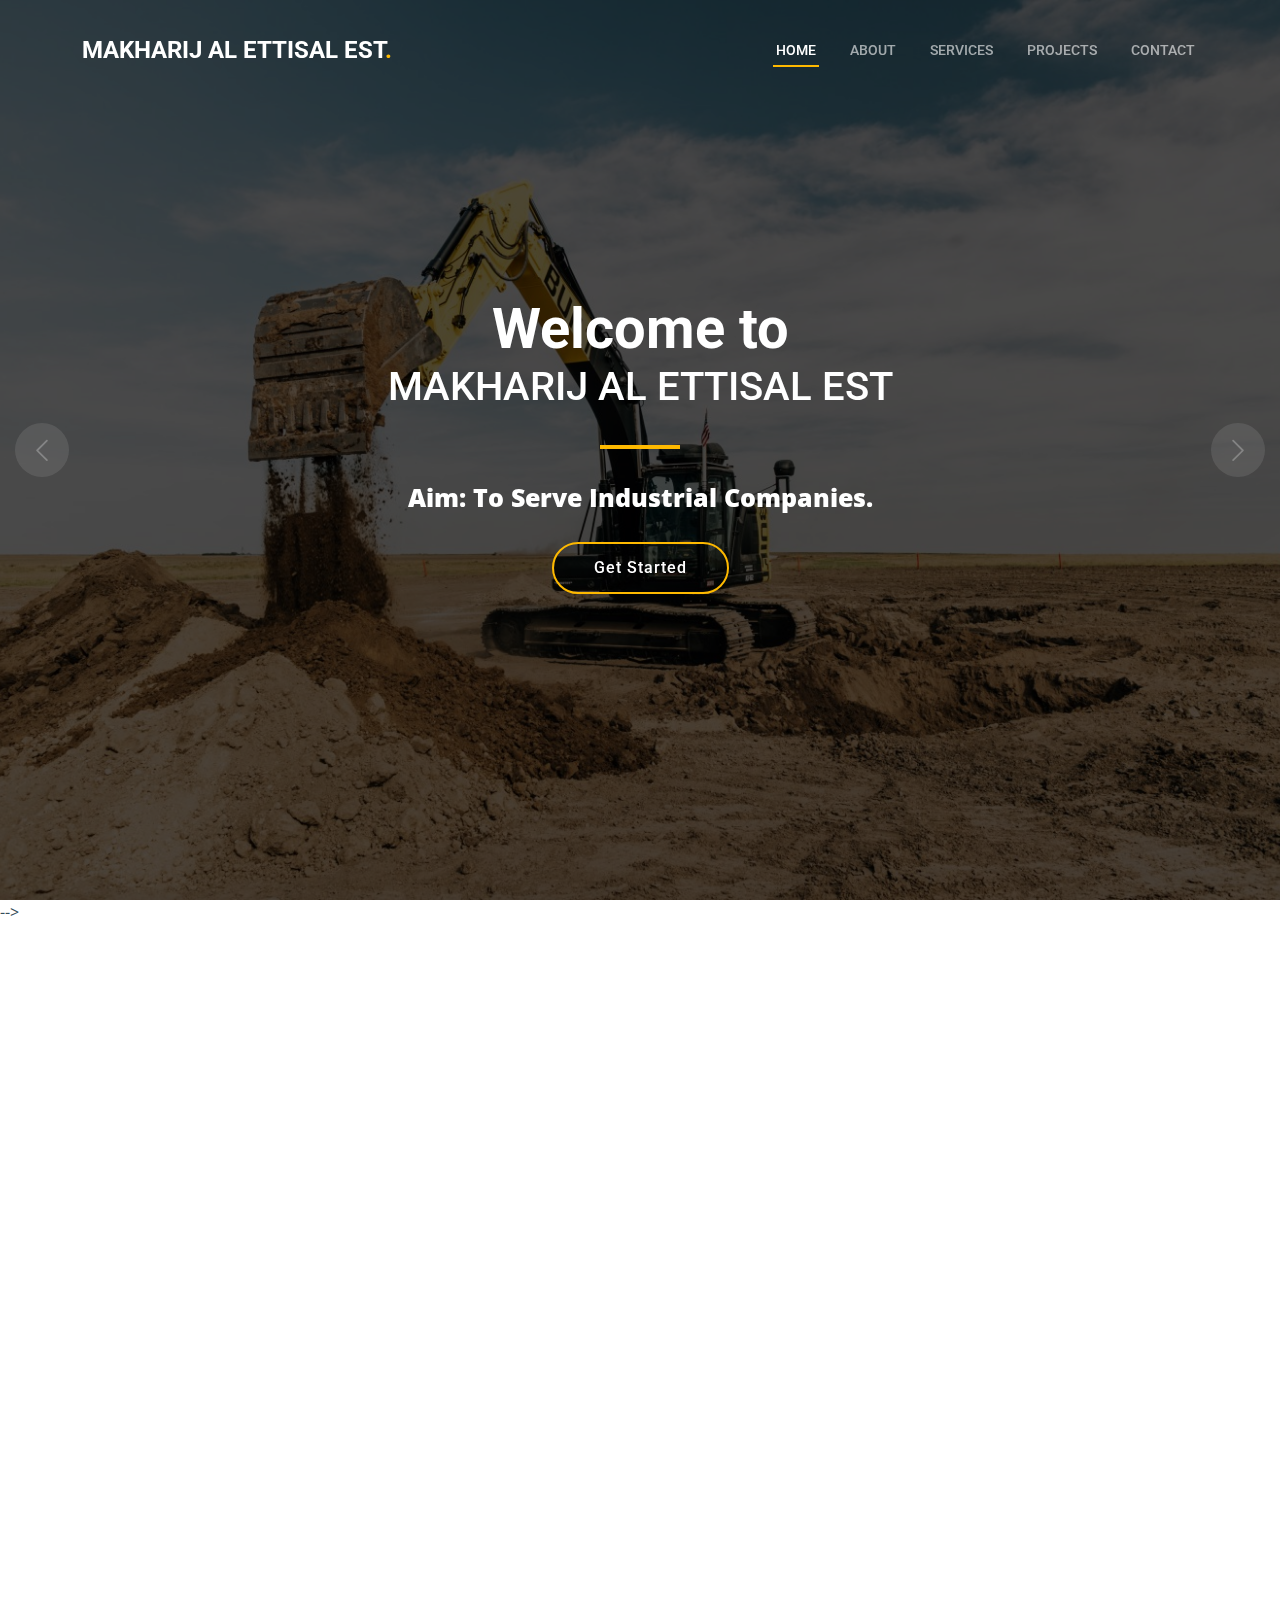
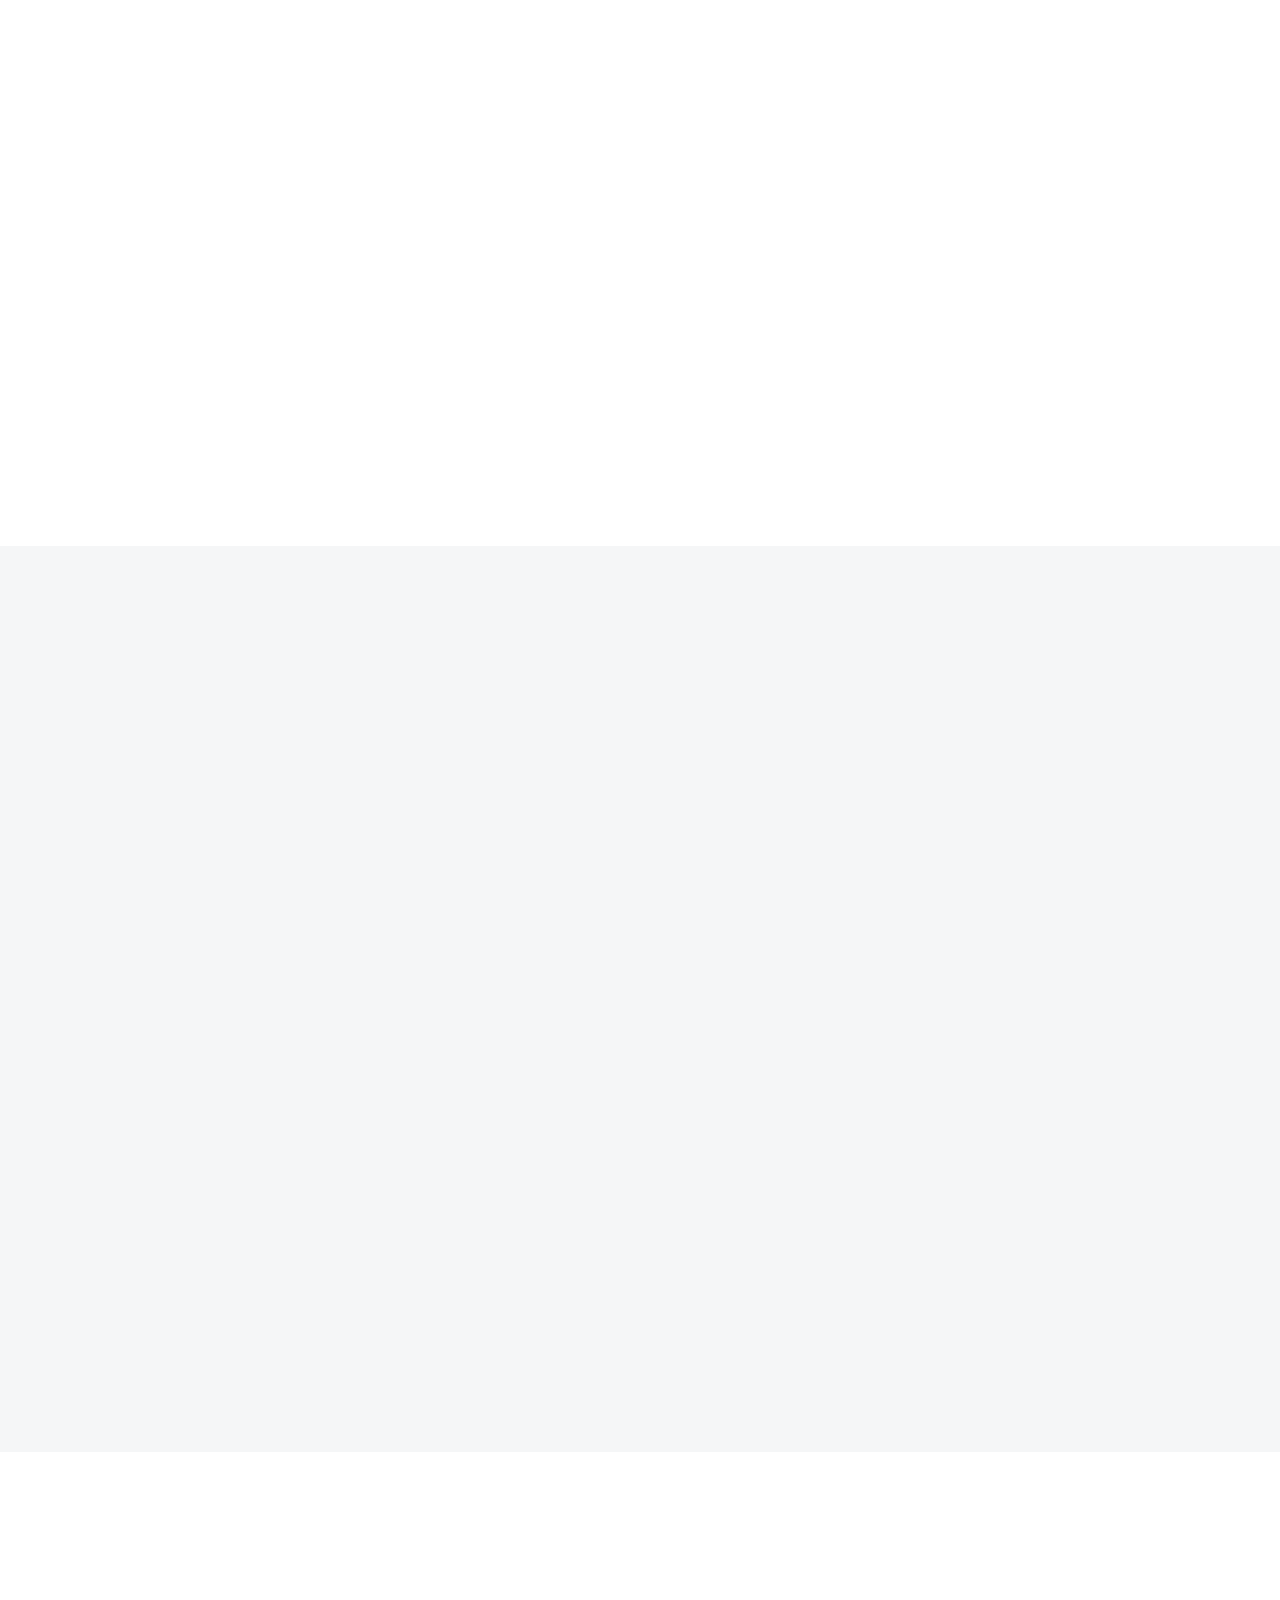
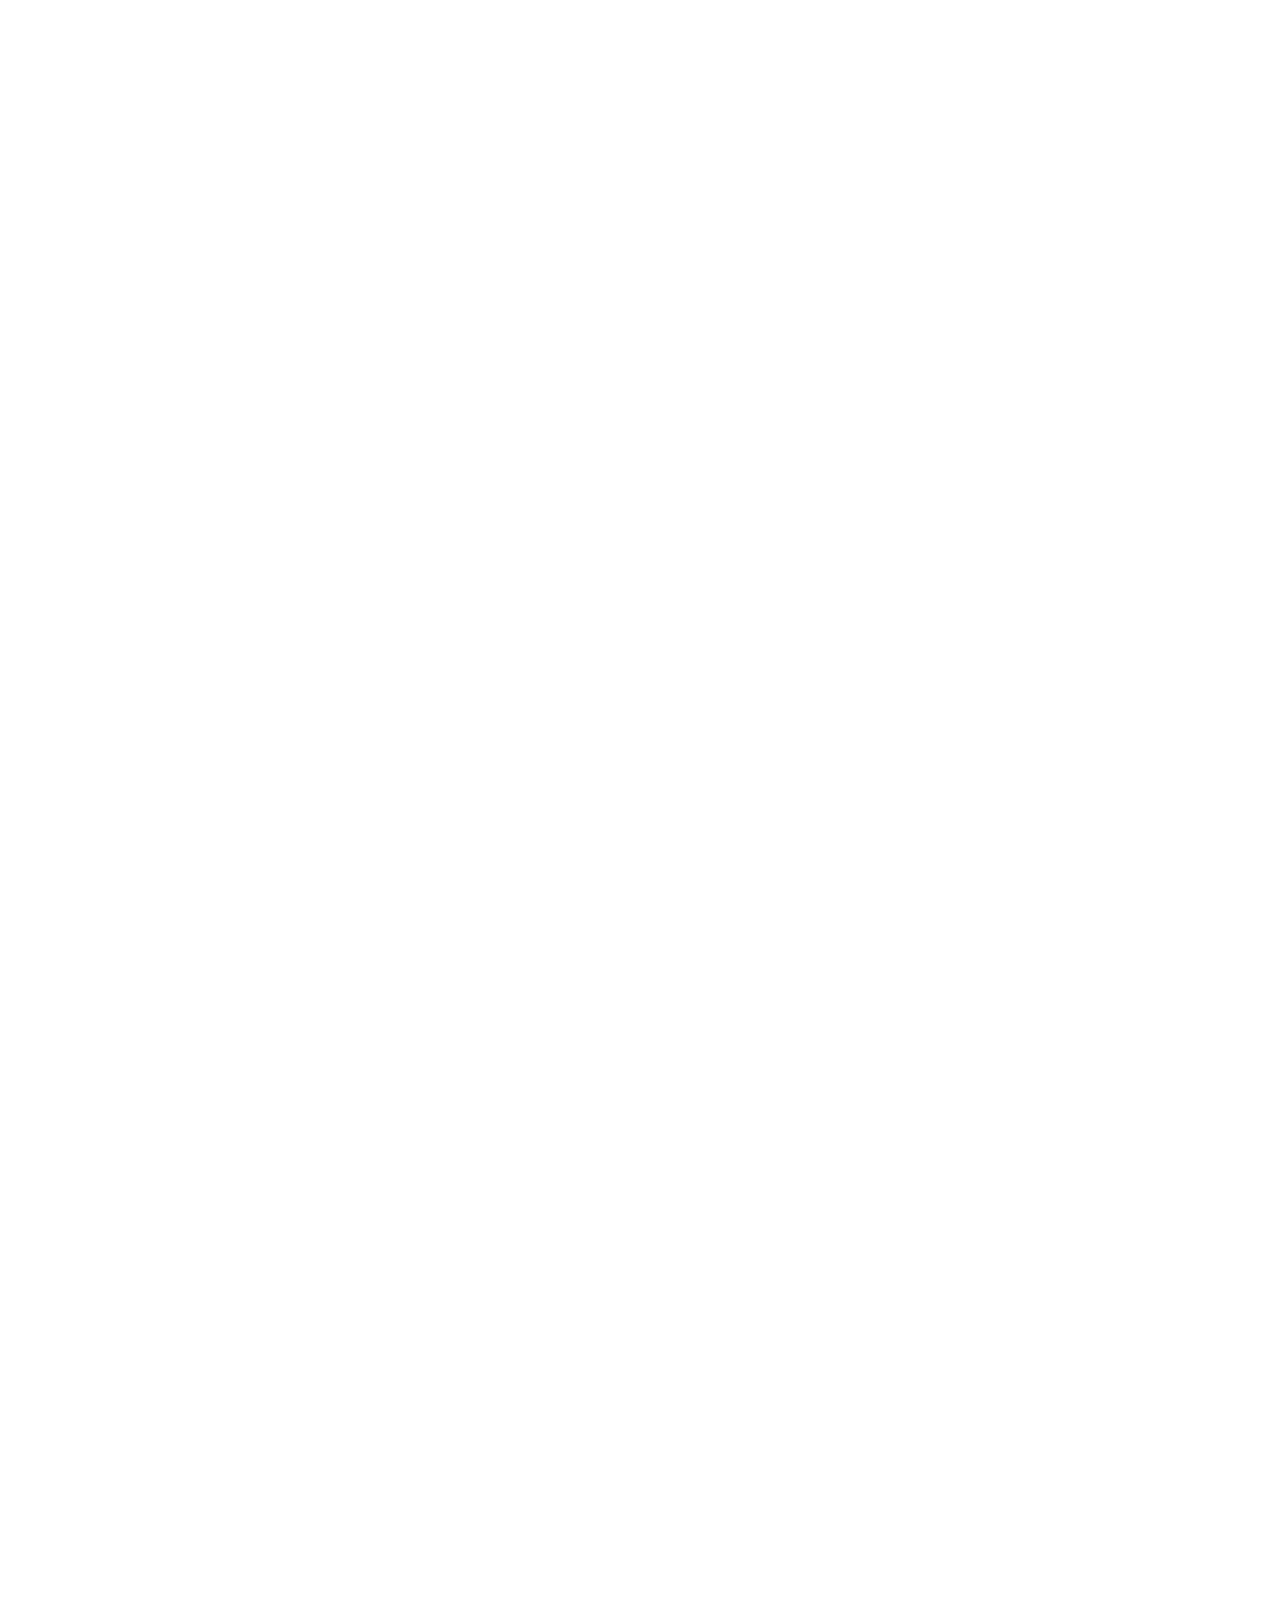
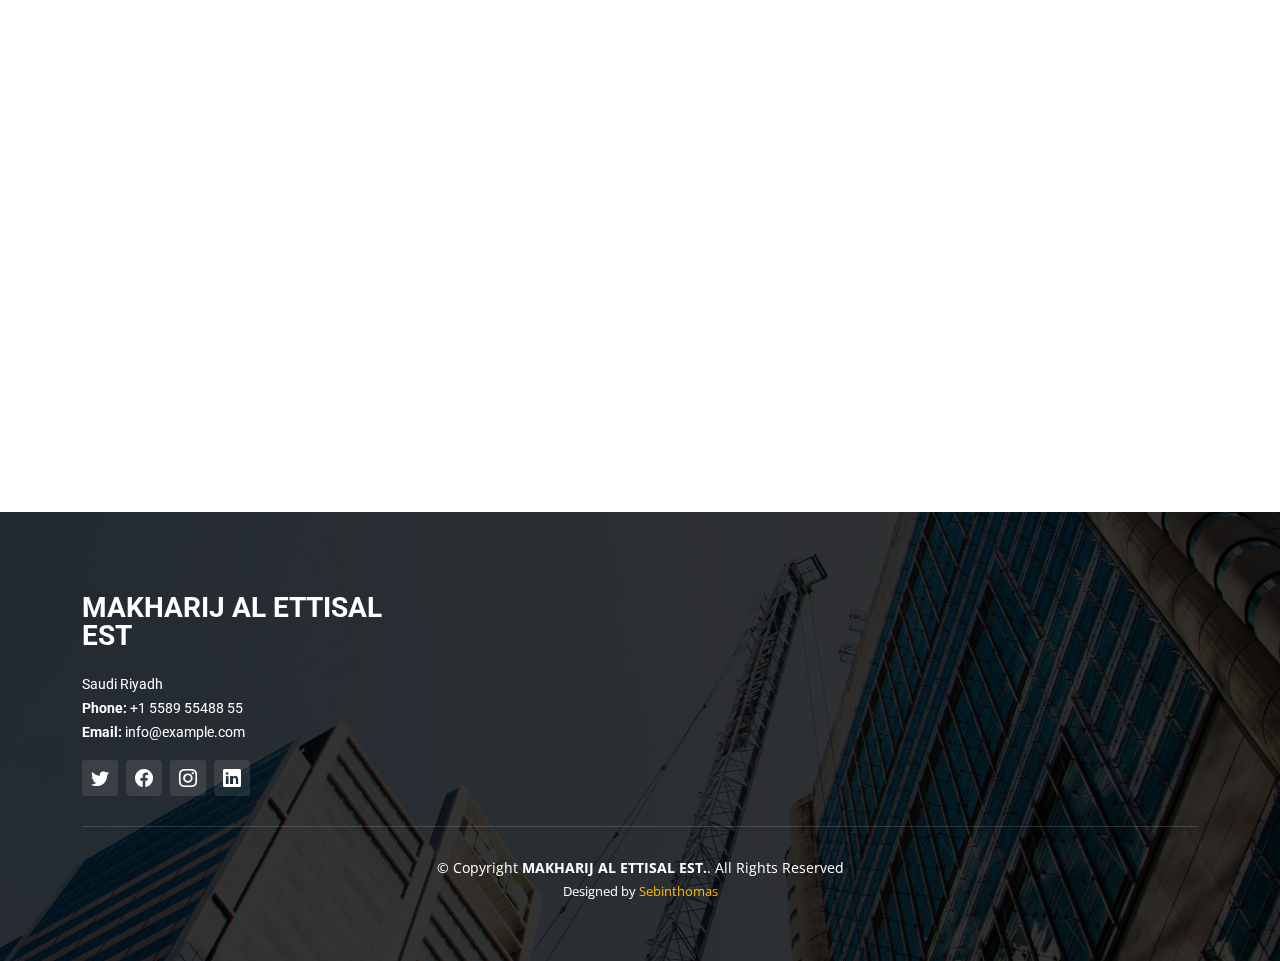
<file: index.html>
<!DOCTYPE html>
<html lang="en">

<head>
  <meta charset="utf-8">
  <meta content="width=device-width, initial-scale=1.0" name="viewport">

  <title>MAKHARIJ AL ETTISAL EST </title>
  <meta content="" name="description">
  <meta content="" name="keywords">

  <!-- Favicons -->
  <link href="assets/img/favicon.png" rel="icon">
  <link href="assets/img/apple-touch-icon.png" rel="apple-touch-icon">

  <!-- Google Fonts -->
  <link rel="preconnect" href="https://fonts.googleapis.com">
  <link rel="preconnect" href="https://fonts.gstatic.com" crossorigin>
  <link href="https://fonts.googleapis.com/css2?family=Open+Sans:ital,wght@0,300;0,400;0,500;0,600;0,700;1,300;1,400;1,600;1,700&family=Roboto:ital,wght@0,300;0,400;0,500;0,600;0,700;1,300;1,400;1,500;1,600;1,700&family=Work+Sans:ital,wght@0,300;0,400;0,500;0,600;0,700;1,300;1,400;1,500;1,600;1,700&display=swap" rel="stylesheet">

  <!-- Vendor CSS Files -->
  <link href="vendor/bootstrap/css/bootstrap.min.css" rel="stylesheet">
  <link href="vendor/bootstrap-icons/bootstrap-icons.css" rel="stylesheet">
  <link href="vendor/fontawesome-free/css/all.min.css" rel="stylesheet">
  <link href="vendor/aos/aos.css" rel="stylesheet">
  <link href="vendor/glightbox/css/glightbox.min.css" rel="stylesheet">
  <link href="vendor/swiper/swiper-bundle.min.css" rel="stylesheet">

  <!-- Template Main CSS File -->
  <link href="assets/css/main.css" rel="stylesheet">

  <!-- =======================================================
  * Template Name: UpConstruction
  * Updated: Jan 09 2024 with Bootstrap v5.3.2
  * Template URL: https://bootstrapmade.com/upconstruction-bootstrap-construction-website-template/
  * Author: BootstrapMade.com
  * License: https://bootstrapmade.com/license/
  ======================================================== -->
</head>

<body>

  <!-- ======= Header ======= -->
  <header id="header" class="header d-flex align-items-center">
    <div class="container-fluid container-xl d-flex align-items-center justify-content-between">

      <a href="index.html" class="logo d-flex align-items-center">
        <!-- Uncomment the line below if you also wish to use an image logo -->
        <!-- <img src="assets/img/logo.png" alt=""> -->
        <h1>MAKHARIJ AL ETTISAL EST<span>.</span></h1>
      </a>

      <i class="mobile-nav-toggle mobile-nav-show bi bi-list"></i>
      <i class="mobile-nav-toggle mobile-nav-hide d-none bi bi-x"></i>
      <nav id="navbar" class="navbar">
        <ul>
          <li><a href="index.html" class="active">Home</a></li>
          <li><a href="about.html">About</a></li>
          <li><a href="services.html">Services</a></li>
          <li><a href="projects.html">Projects</a></li>
          <!-- <li><a href="blog.html">Blog</a></li>
          <li class="dropdown"><a href="#"><span>Dropdown</span> <i class="bi bi-chevron-down dropdown-indicator"></i></a>
            <ul>
              <li><a href="#">Dropdown 1</a></li>
              <li class="dropdown"><a href="#"><span>Deep Dropdown</span> <i class="bi bi-chevron-down dropdown-indicator"></i></a>
                <ul>
                  <li><a href="#">Deep Dropdown 1</a></li>
                  <li><a href="#">Deep Dropdown 2</a></li>
                  <li><a href="#">Deep Dropdown 3</a></li>
                  <li><a href="#">Deep Dropdown 4</a></li>
                  <li><a href="#">Deep Dropdown 5</a></li>
                </ul>
              </li>
              <li><a href="#">Dropdown 2</a></li>
              <li><a href="#">Dropdown 3</a></li>
              <li><a href="#">Dropdown 4</a></li>
            </ul>
          </li> -->
          <li><a href="contact.html">Contact</a></li>
        </ul>
      </nav><!-- .navbar -->

    </div>
  </header><!-- End Header -->

  <!-- ======= Hero Section ======= -->
  <section id="hero" class="hero">

    <div class="info d-flex align-items-center">
      <div class="container">
        <div class="row justify-content-center">
          <div class="col-lg-6 text-center">
            <h2 data-aos="fade-down">Welcome to <span><h1>MAKHARIJ AL ETTISAL EST</h1></span></h2>
            <p data-aos="fade-up">Aim:	To	Serve	Industrial	Companies.</p>
            <a data-aos="fade-up" data-aos-delay="200" href="#get-started" class="btn-get-started">Get Started</a>
          </div>
        </div>
      </div>
    </div>

    <div id="hero-carousel" class="carousel slide" data-bs-ride="carousel" data-bs-interval="5000">

      <div class="carousel-item active" style="background-image: url(assets/img/hero-carousel/excavator-2.jpg)"></div>
      <div class="carousel-item" style="background-image: url(assets/img/hero-carousel/redbreakers\ 1.jpg)"></div>
      <div class="carousel-item" style="background-image: url(assets/img/hero-carousel/hero-carousel-1.jpg)"></div>
     

      <a class="carousel-control-prev" href="#hero-carousel" role="button" data-bs-slide="prev">
        <span class="carousel-control-prev-icon bi bi-chevron-left" aria-hidden="true"></span>
      </a>

      <a class="carousel-control-next" href="#hero-carousel" role="button" data-bs-slide="next">
        <span class="carousel-control-next-icon bi bi-chevron-right" aria-hidden="true"></span>
      </a>

    </div>

  </section><!-- End Hero Section -->

  <main id="main">

    <!-- ======= Get Started Section ======= -->
    <!-- <section id="get-started" class="get-started section-bg">
      <div class="container">

        <div class="row justify-content-between gy-4">

          <div class="col-lg-6 d-flex align-items-center" data-aos="fade-up">
            <div class="content">
              <h3>Minus hic non reiciendis ea possimus at quia.</h3>
              <p>Rem id rerum. Debitis deserunt quidem delectus expedita ducimus dolor. Aut iusto ipsa. Eos ipsum nobis ipsa soluta itaque perspiciatis fuga ipsum perspiciatis. Eum amet fugiat totam nisi possimus ut delectus dicta.
              <p>Aliquam velit deserunt autem. Inventore et saepe. Tenetur suscipit eligendi labore culpa eos. Deserunt porro magni qui necessitatibus dolorem at animi cupiditate.</p>
            </div>
          </div>

          <div class="col-lg-5" data-aos="fade">
            <form action="forms/quote.php" method="post" class="php-email-form">
              <h3>Get a quote</h3>
              <p>Vel nobis odio laboriosam et hic voluptatem. Inventore vitae totam. Rerum repellendus enim linead sero park flows.</p>
              <div class="row gy-3">

                <div class="col-md-12">
                  <input type="text" name="name" class="form-control" placeholder="Name" required>
                </div>

                <div class="col-md-12 ">
                  <input type="email" class="form-control" name="email" placeholder="Email" required>
                </div>

                <div class="col-md-12">
                  <input type="text" class="form-control" name="phone" placeholder="Phone" required>
                </div>

                <div class="col-md-12">
                  <textarea class="form-control" name="message" rows="6" placeholder="Message" required></textarea>
                </div>

                <div class="col-md-12 text-center">
                  <div class="loading">Loading</div>
                  <div class="error-message"></div>
                  <div class="sent-message">Your quote request has been sent successfully. Thank you!</div>

                  <button type="submit">Get a quote</button>
                </div>

              </div>
            </form>
          </div><!-- End Quote Form -->

        <!-- </div>

      </div>
    </section>End Get Started Section --> -->

    <!-- ======= Constructions Section ======= -->
    <section id="constructions" class="constructions">
      <div class="container" data-aos="fade-up">

        <div class="section-header">
          <h2>Constructions</h2>
          <!-- <p>Nulla dolorum nulla nesciunt rerum facere sed ut inventore quam porro nihil id ratione ea sunt quis dolorem dolore earum</p> -->
        </div>

        <div class="row gy-4">

          <div class="col-lg-6" data-aos="fade-up" data-aos-delay="100">
            <div class="card-item">
              <div class="row">
                <div class="col-xl-5">
                  <div class="card-bg" style="background-image: url(assets/img/projects/repair1.png);"></div>
                </div>
                <div class="col-xl-7 d-flex align-items-center">
                  <div class="card-body">
                    <h4 class="card-title">	EDCO development of the environment</h4>
                    <p>We have done the infrastructure of the project on an area of 140.000 square meters and the establishment of buildings and private offices, in addition to services for the project, including courses in health and parking and balance the weight of trucks, in addition to digging 8 also waste and the establishment of a metal warehouse area of 200*20 square meters</p>
                  </div>
                </div>
              </div>
            </div>
          </div><!-- End Card Item -->

          <div class="col-lg-6" data-aos="fade-up" data-aos-delay="200">
            <div class="card-item">
              <div class="row">
                <div class="col-xl-5">
                  <div class="card-bg" style="background-image: url(./assets/img/projects/remodeling1.png);"></div>
                </div>
                <div class="col-xl-7 d-flex align-items-center">
                  <div class="card-body">
                    <h4 class="card-title">Drum Storage Unit (DSU)</h4>
                    <p>The DSU is utilized to store loads accepted in containers (e.g., drums, boxes, totes, bags).
                      The Drum pad is made of a metal structure with a concrete slab, sloped inwards to drain into a collection basin that will be managed according to regulatory requirement.
                      </p>
                  </div>
                </div>
              </div>
            </div>
          </div><!-- End Card Item -->

          <div class="col-lg-6" data-aos="fade-up" data-aos-delay="300">
            <div class="card-item">
              <div class="row">
                <div class="col-xl-5">
                  <div class="card-bg" style="background-image: url(assets/img/projects/remodeling2.png);"></div>
                </div>
                <div class="col-xl-7 d-flex align-items-center">
                  <div class="card-body">
                    <h4 class="card-title">Chemical Treatement</h4>
                    <p>Stabilization / Solidification Unit is the unit utilized to solidify wastes with free liquids or treat waste to meet treatment standards prior to land filling.
                      The unit has mixing bins where wastes are mixed with solidification agent and/or stabilizing reagents using excavator bucket. Reagents are added from storage via a feed system or added from bags or containers.
                      </p>
                  </div>
                </div>
              </div>
            </div>
          </div><!-- End Card Item -->

          <div class="col-lg-6" data-aos="fade-up" data-aos-delay="400">
            <div class="card-item">
              <div class="row">
                <div class="col-xl-5">
                  <div class="card-bg" style="background-image: url(assets/img/projects/constructing1\ \(1\).png);"></div>
                </div>
                <div class="col-xl-7 d-flex align-items-center">
                  <div class="card-body">
                    <h4 class="card-title">Stabilization</h4>
                    <p>Stabilization is a technology e mp l o y ed to r ed u c e t h e r eachab i l i t y y and/or toxicity of metals or inorganic compounds  by  using reagent (or waste reagents) or combination of reagents. The process involves mixing the waste with suitable reagents that cause chemical reaction  to produce a treated mixture that meets appropriate LDR treatment   standards   for disposal. Reagents include Portland cement or lime/ pozzolans (e.g., flyash, cement kiln dust). </p>
                  </div>
                </div>
              </div>
            </div>
          </div><!-- End Card Item -->

        </div>

      </div>
    </section><!-- End Constructions Section -->

   <!-- ======= Services Section ======= -->
   <section id="services" class="services section-bg">
    <div class="container" data-aos="fade-up">
      <div class="section-header">
        <h2>Services</h2>
        <!-- <p>Nulla dolorum nulla nesciunt rerum facere sed ut inventore quam porro nihil id ratione ea sunt quis dolorem dolore earum</p> -->
      </div>
      <div class="row gy-4">

        <div class="col-lg-4 col-md-6" data-aos="fade-up" data-aos-delay="100">
          <div class="service-item  position-relative">
            <div class="icon">
              <i class="fa-solid fa-mountain-city"></i>
            </div>
            <h3>Construction</h3>
           
            <!-- <a href="service-details.html" class="readmore stretched-link">Learn more <i class="bi bi-arrow-right"></i></a> -->
          </div>
        </div><!-- End Service Item -->

        <div class="col-lg-4 col-md-6" data-aos="fade-up" data-aos-delay="200">
          <div class="service-item position-relative">
            <div class="icon">
              <i class="fa-solid fa-arrow-up-from-ground-water"></i>
            </div>
            <h3>Installation of Box Culverts</h3>
            
            <!-- <a href="service-details.html" class="readmore stretched-link">Learn more <i class="bi bi-arrow-right"></i></a> -->
          </div>
        </div><!-- End Service Item -->

        <div class="col-lg-4 col-md-6" data-aos="fade-up" data-aos-delay="300">
          <div class="service-item position-relative">
            <div class="icon">
              <i class="fa-solid fa-compass-drafting"></i>
            </div>
            <h3>Cuttings & Forming Embankments for Rail Road Traffic.</h3>
            <p></p>
            <!-- <a href="service-details.html" class="readmore stretched-link">Learn more <i class="bi bi-arrow-right"></i></a>/ -->
          </div>
        </div><!-- End Service Item -->

        <div class="col-lg-4 col-md-6" data-aos="fade-up" data-aos-delay="400">
          <div class="service-item position-relative">
            <div class="icon">
              <i class="fa-solid fa-trowel-bricks"></i>
            </div>
            <h3>Laying of Pipelines for water supply and sewerage network.</h3>
           
            <!-- <a href="service-details.html" class="readmore stretched-link">Learn more <i class="bi bi-arrow-right"></i></a> -->
          </div>
        </div><!-- End Service Item -->

        <div class="col-lg-4 col-md-6" data-aos="fade-up" data-aos-delay="500">
          <div class="service-item position-relative">
            <div class="icon">
              <i class="fa-solid fa-helmet-safety"></i>
            </div>
            <h3>Fabrication of Steel Structures for the construction of Industrial Sheds, etc.</h3>
           
            <!-- <a href="service-details.html" class="readmore stretched-link">Learn more <i class="bi bi-arrow-right"></i></a> -->
          </div>
        </div><!-- End Service Item -->

        <div class="col-lg-4 col-md-6" data-aos="fade-up" data-aos-delay="600">
          <div class="service-item position-relative">
            <div class="icon">
              <i class="fa-solid fa-arrow-up-from-ground-water"></i>
            </div>
            <h3>Wells Drilling.</h3>
           
            <!-- <a href="service-details.html" class="readmore stretched-link">Learn more <i class="bi bi-arrow-right"></i></a> -->
          </div>
        </div><!-- End Service Item -->

      </div>

    </div>
  </section><!-- End Services Section -->

    <!-- ======= Alt Services Section ======= -->
    <section id="alt-services" class="alt-services">
      
      <div class="container" data-aos="fade-up">

        <div class="row justify-content-around gy-4">
          <div class="col-lg-6 img-bg" style="background-image: url(assets/img/alt-services.jpg);" data-aos="zoom-in" data-aos-delay="100"></div>

          <div class="col-lg-5 d-flex flex-column justify-content-center">
            <h3>GENERAL AND SAFETY CONDITIONS</h3>
            <p><b>MAKHARIJ AL ETTISAL EST.</b> is dedicated to safety for both personnel and work environment, Our safety commitment is maintained through number of measures being adopted by the company safety education/orientation, counseling, and proper motivation are the guiding policy in   the enforcement and implementation of the company’s safety and loss preventive program in order that none of its procedures, practices or method of work will expose any employee to unnecessary hazards.</p>

            <div class="icon-box d-flex position-relative" data-aos="fade-up" data-aos-delay="100">
              <i class="bi bi-easel flex-shrink-0"></i>
              <div>
                <!-- <h4><a href="" class="stretched-link">Lorem Ipsum</a></h4> -->
                <p><b>1.</b>We shall ensure that all the personnel will adhere to Safety Rules and loss Prevention Procedures as outlined in MAKHARIJ AL ETTISAL EST. </p>
              </div>
            </div><!-- End Icon Box -->

            <div class="icon-box d-flex position-relative" data-aos="fade-up" data-aos-delay="200">
              <i class="bi bi-patch-check flex-shrink-0"></i>
              <div>
                <!-- <h4><a href="" class="stretched-link">Nemo Enim</a></h4> -->
                <p><b>2.</b>	We shall be responsible for the safety of his personnel on the Jobsite and shall ensure proper safety equipment is worn. (See AMK Safety Handbook).</p>
              </div>
            </div><!-- End Icon Box -->

            <div class="icon-box d-flex position-relative" data-aos="fade-up" data-aos-delay="300">
              <i class="bi bi-brightness-high flex-shrink-0"></i>
              <div>
                <!-- <h4><a href="" class="stretched-link">Dine Pad</a></h4> -->
                <p><b>3.</b>We shall be responsible for obtaining at his own expense, all clearance documents, including but without limitations: Personnel I.D. Cards, vehicle clearance documents, gate passes, work permits etc. (See AMK Safety Handbook).</p>
              </div>
            </div><!-- End Icon Box -->

            <div class="icon-box d-flex position-relative" data-aos="fade-up" data-aos-delay="400">
              <i class="bi bi-brightness-high flex-shrink-0"></i>
              <div>
                <!-- <h4><a href="" class="stretched-link">Tride clov</a></h4> -->
                <p><b>4.</b>It shall be our responsibility to visit the jobsite and verify all Information regarding site conditions, accessibility, adjoining structures and dimensional accuracy of all drawings prior to submitting his bid and or starting a job.</p>
              </div>
            </div><!-- End Icon Box -->

          </div>
        </div>

      </div>
    </section><!-- End Alt Services Section -->



     <!-- ====<!-- ======= Our Projects Section ======= -->
    <section id="projects" class="projects">
      <div class="container" data-aos="fade-up">

        <div class="portfolio-isotope" data-portfolio-filter="*" data-portfolio-layout="masonry" data-portfolio-sort="original-order">

          <ul class="portfolio-flters" data-aos="fade-up" data-aos-delay="100">
            <li data-filter="*" class="filter-active">All</li>
            <li data-filter=".filter-remodeling">Remodeling</li>
            <li data-filter=".filter-construction">Construction</li>
            <li data-filter=".filter-repairs">Repairs</li>
            <!-- <li data-filter=".filter-design">Design</li> -->
          </ul><!-- End Projects Filters -->

          <div class="row gy-4 portfolio-container" data-aos="fade-up" data-aos-delay="200">

            <div class="col-lg-4 col-md-6 portfolio-item filter-remodeling">
              <div class="portfolio-content h-100">
                <img src="assets/img/projects/remodeling1.png" class="img-fluid" alt="">
                <div class="portfolio-info">
                  <h4>Remodeling 1</h4>
                  
                  <a href="assets/img/projects/remodeling1.png" title="Remodeling 1" data-gallery="portfolio-gallery-remodeling" class="glightbox preview-link"><i class="bi bi-zoom-in"></i></a>
                  <a href="project-details.html" title="More Details" class="details-link"><i class="bi bi-link-45deg"></i></a>
                </div>
              </div>
            </div><!-- End Projects Item -->

            <div class="col-lg-4 col-md-6 portfolio-item filter-construction">
              <div class="portfolio-content h-100">
                <img src="assets/img/projects/constructing1 (1).png" class="img-fluid" alt="">
                <div class="portfolio-info">
                  <h4>Construction 1</h4>
                
                  <a href="assets/img/projects/constructing1 (1).png" title="Construction 1" data-gallery="portfolio-gallery-construction" class="glightbox preview-link"><i class="bi bi-zoom-in"></i></a>
                  <a href="project-details.html" title="More Details" class="details-link"><i class="bi bi-link-45deg"></i></a>
                </div>
              </div>
            </div><!-- End Projects Item -->

            <div class="col-lg-4 col-md-6 portfolio-item filter-repairs">
              <div class="portfolio-content h-100">
                <img src="assets/img/projects/repair1.png" class="img-fluid" alt="">
                <div class="portfolio-info">
                  <h4>Repairs 1</h4>
                  
                  <a href="assets/img/projects/repair1.png" title="Repairs 1" data-gallery="portfolio-gallery-repairs" class="glightbox preview-link"><i class="bi bi-zoom-in"></i></a>
                  <a href="project-details.html" title="More Details" class="details-link"><i class="bi bi-link-45deg"></i></a>
                </div>
              </div>
            </div><!-- End Projects Item -->

            <!-- <div class="col-lg-4 col-md-6 portfolio-item filter-design">
              <div class="portfolio-content h-100">
                <img src="assets/img/projects/design-1.jpg" class="img-fluid" alt="">
                <div class="portfolio-info">
                  <h4>Design 1</h4>
                  <p>Lorem ipsum, dolor sit amet consectetur</p>
                  <a href="assets/img/projects/design-1.jpg" title="Repairs 1" data-gallery="portfolio-gallery-book" class="glightbox preview-link"><i class="bi bi-zoom-in"></i></a>
                  <a href="project-details.html" title="More Details" class="details-link"><i class="bi bi-link-45deg"></i></a>
                </div>
              </div>
            </div>End Projects Item -->

            <div class="col-lg-4 col-md-6 portfolio-item filter-remodeling">
              <div class="portfolio-content h-100">
                <img src="assets/img/projects/remodeling2.png" class="img-fluid" alt="">
                <div class="portfolio-info">
                  <h4>Remodeling 2</h4>
                  
                  <a href="assets/img/projects/remodeling2.png" title="Remodeling 2" data-gallery="portfolio-gallery-remodeling" class="glightbox preview-link"><i class="bi bi-zoom-in"></i></a>
                  <!-- <a href="project-details.html" title="More Details" class="details-link"><i class="bi bi-link-45deg"></i></a> -->
                </div>
              </div>
            </div><!-- End Projects Item -->

            <div class="col-lg-4 col-md-6 portfolio-item filter-construction">
              <div class="portfolio-content h-100">
                <img src="assets/img/projects/constructing2 (1).png" class="img-fluid" alt="">
                <div class="portfolio-info">
                  <h4>Construction 2</h4>
                  
                  <a href="assets/img/projects/constructing2 (1).png" title="Construction 2" data-gallery="portfolio-gallery-construction" class="glightbox preview-link"><i class="bi bi-zoom-in"></i></a>
                  <!-- <a href="project-details.html" title="More Details" class="details-link"><i class="bi bi-link-45deg"></i></a> -->
                </div>
              </div>
            </div><!-- End Projects Item -->

            <div class="col-lg-4 col-md-6 portfolio-item filter-repairs">
              <div class="portfolio-content h-100">
                <img src="assets/img/projects/repair2.png" class="img-fluid" alt="">
                <div class="portfolio-info">
                  <h4>Repairs 2</h4>
                  
                  <a href="assets/img/projects/repair2.png" title="Repairs 2" data-gallery="portfolio-gallery-repairs" class="glightbox preview-link"><i class="bi bi-zoom-in"></i></a>
                  <!-- <a href="project-details.html" title="More Details" class="details-link"><i class="bi bi-link-45deg"></i></a> -->
                </div>
              </div>
            </div><!-- End Projects Item -->

            <!-- <div class="col-lg-4 col-md-6 portfolio-item filter-design">
              <div class="portfolio-content h-100">
                <img src="assets/img/projects/design-2.jpg" class="img-fluid" alt="">
                <div class="portfolio-info">
                  <h4>Design 2</h4>
                  <p>Lorem ipsum, dolor sit amet consectetur</p>
                  <a href="assets/img/projects/design-2.jpg" title="Repairs 2" data-gallery="portfolio-gallery-book" class="glightbox preview-link"><i class="bi bi-zoom-in"></i></a>
                  <a href="project-details.html" title="More Details" class="details-link"><i class="bi bi-link-45deg"></i></a>
                </div>
              </div>
            </div>End Projects Item -->

            <div class="col-lg-4 col-md-6 portfolio-item filter-remodeling">
              <div class="portfolio-content h-100">
                <img src="assets/img/projects/remodeling3.png" class="img-fluid" alt="">
                <div class="portfolio-info">
                  <h4>Remodeling 3</h4>
                  <!-- <p>Lorem ipsum, dolor sit amet consectetur</p> -->
                  <a href="assets/img/projects/remodeling3.png" title="Remodeling 3" data-gallery="portfolio-gallery-remodeling" class="glightbox preview-link"><i class="bi bi-zoom-in"></i></a>
                  <!-- <a href="project-details.html" title="More Details" class="details-link"><i class="bi bi-link-45deg"></i></a> -->
                </div>
              </div>
            </div><!-- End Projects Item -->

            <div class="col-lg-4 col-md-6 portfolio-item filter-construction">
              <div class="portfolio-content h-100">
                <img src="assets/img/projects/constructing3 (1).png" class="img-fluid" alt="">
                <div class="portfolio-info">
                  <h4>Construction 3</h4>
                  <!-- <p>Lorem ipsum, dolor sit amet consectetur</p> --> 
                  <a href="assets/img/projects/constructing3 (1).png" title="Construction 3" data-gallery="portfolio-gallery-construction" class="glightbox preview-link"><i class="bi bi-zoom-in"></i></a>
                  <!-- <a href="project-details.html" title="More Details" class="details-link"><i class="bi bi-link-45deg"></i></a> -->
                <!-- </div> -->
              </div>
            </div><!-- End Projects Item -->

            <div class="col-lg-4 col-md-6 portfolio-item filter-repairs">
              <div class="portfolio-content h-100">
                <img src="assets/img/projects/repair3.png" class="img-fluid" alt="">
                 <div class="portfolio-info">
                  <h4>Repairs 3</h4>
                  
                  <a href="assets/img/projects/repair3.png" title="Repairs 2" data-gallery="portfolio-gallery-repairs" class="glightbox preview-link"><i class="bi bi-zoom-in"></i></a>
                  <!-- <a href="project-details.html" title="More Details" class="details-link"><i class="bi bi-link-45deg"></i></a> -->
                </div> 
              </div>
            </div><!-- End Projects Item -->

            <!-- <div class="col-lg-4 col-md-6 portfolio-item filter-design">
              <div class="portfolio-content h-100">
                <img src="assets/img/projects/design-3.jpg" class="img-fluid" alt="">
                <div class="portfolio-info">
                  <h4>Design 3</h4>
                  <p>Lorem ipsum, dolor sit amet consectetur</p>
                  <a href="assets/img/projects/design-3.jpg" title="Repairs 3" data-gallery="portfolio-gallery-book" class="glightbox preview-link"><i class="bi bi-zoom-in"></i></a>
                  <a href="project-details.html" title="More Details" class="details-link"><i class="bi bi-link-45deg"></i></a>
                </div>
              </div>
            </div>End Projects Item -->

          </div><!-- End Projects Container -->

        </div>

      </div>
    </section><!-- End Our Projects Section -->


    
   

  </main><!-- End #main -->

  <footer id="footer" class="footer">

    <div class="footer-content position-relative">
      <div class="container">
        <div class="row">

          <div class="col-lg-4 col-md-6">
            <div class="footer-info">
              <h3>MAKHARIJ AL ETTISAL EST</h3>
              <p>
                Saudi Riyadh <br>
                <!-- NY 535022, USA<br><br> -->
                <strong>Phone:</strong> +1 5589 55488 55<br>
                <strong>Email:</strong> info@example.com<br>
              </p>
              <div class="social-links d-flex mt-3">
                <a href="#" class="d-flex align-items-center justify-content-center"><i class="bi bi-twitter"></i></a>
                <a href="#" class="d-flex align-items-center justify-content-center"><i class="bi bi-facebook"></i></a>
                <a href="#" class="d-flex align-items-center justify-content-center"><i class="bi bi-instagram"></i></a>
                <a href="#" class="d-flex align-items-center justify-content-center"><i class="bi bi-linkedin"></i></a>
              </div>
            </div>
          </div><!-- End footer info column-->

         

          

         

         

        </div>
      </div>
    </div>

    <div class="footer-legal text-center position-relative">
      <div class="container">
        <div class="copyright">
          &copy; Copyright <strong><span>MAKHARIJ AL ETTISAL EST.</span></strong>. All Rights Reserved
        </div>
        <div class="credits">
          <!-- All the links in the footer should remain intact. -->
          <!-- You can delete the links only if you purchased the pro version. -->
          <!-- Licensing information: https://bootstrapmade.com/license/ -->
          <!-- Purchase the pro version with working PHP/AJAX contact form: https://bootstrapmade.com/upconstruction-bootstrap-construction-website-template/ -->
          Designed by <a href="https://www.linkedin.com/in/sebin-thomas2001">Sebinthomas</a>
        </div>
      </div>
    </div>

  </footer>
  <!-- End Footer -->

  <a href="#" class="scroll-top d-flex align-items-center justify-content-center"><i class="bi bi-arrow-up-short"></i></a>

  <div id="preloader"></div>

  <!-- Vendor JS Files -->
  <script src="vendor/bootstrap/js/bootstrap.bundle.min.js"></script>
  <script src="vendor/aos/aos.js"></script>
  <script src="vendor/glightbox/js/glightbox.min.js"></script>
  <script src="vendor/isotope-layout/isotope.pkgd.min.js"></script>
  <script src="vendor/swiper/swiper-bundle.min.js"></script>
  <script src="vendor/purecounter/purecounter_vanilla.js"></script>
  <script src="vendor/php-email-form/validate.js"></script>


  <!-- Template Main JS File -->
  <script src="assets/js/main.js"></script>

</body>

</html>
</file>
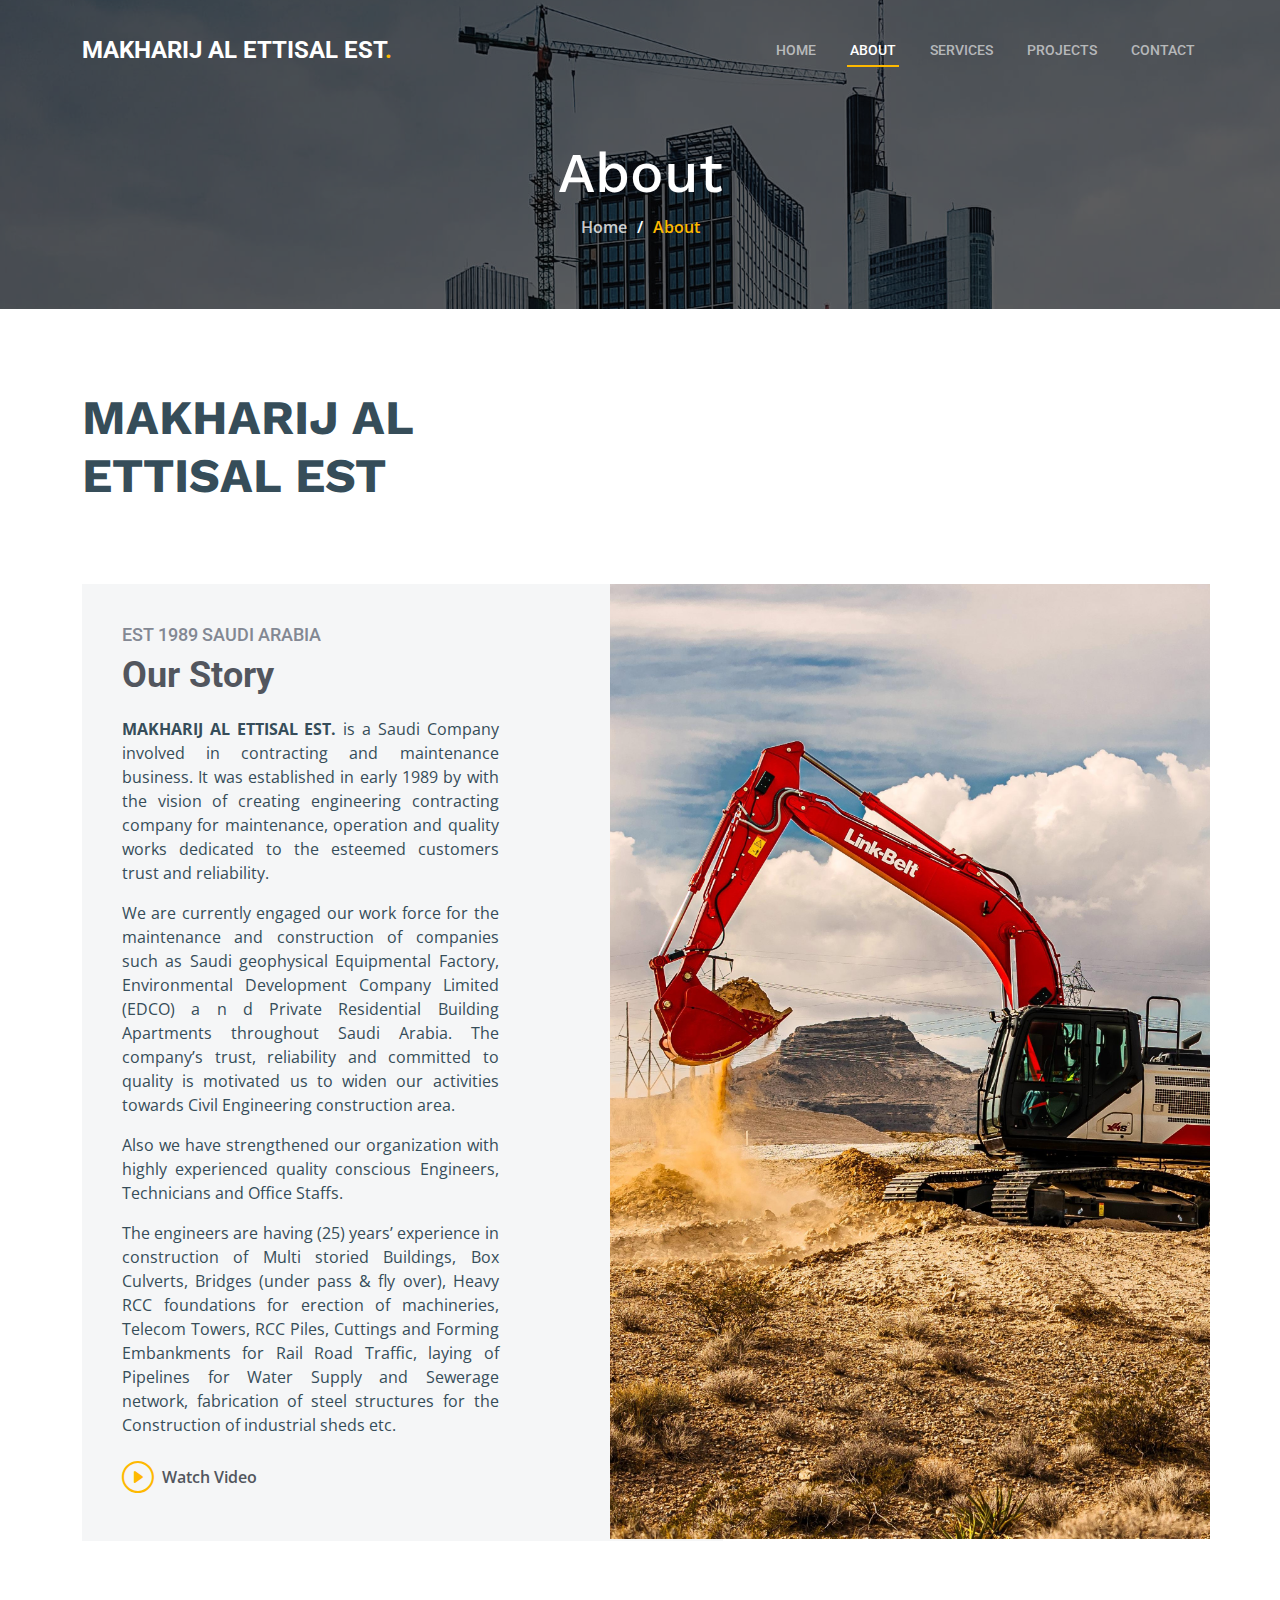
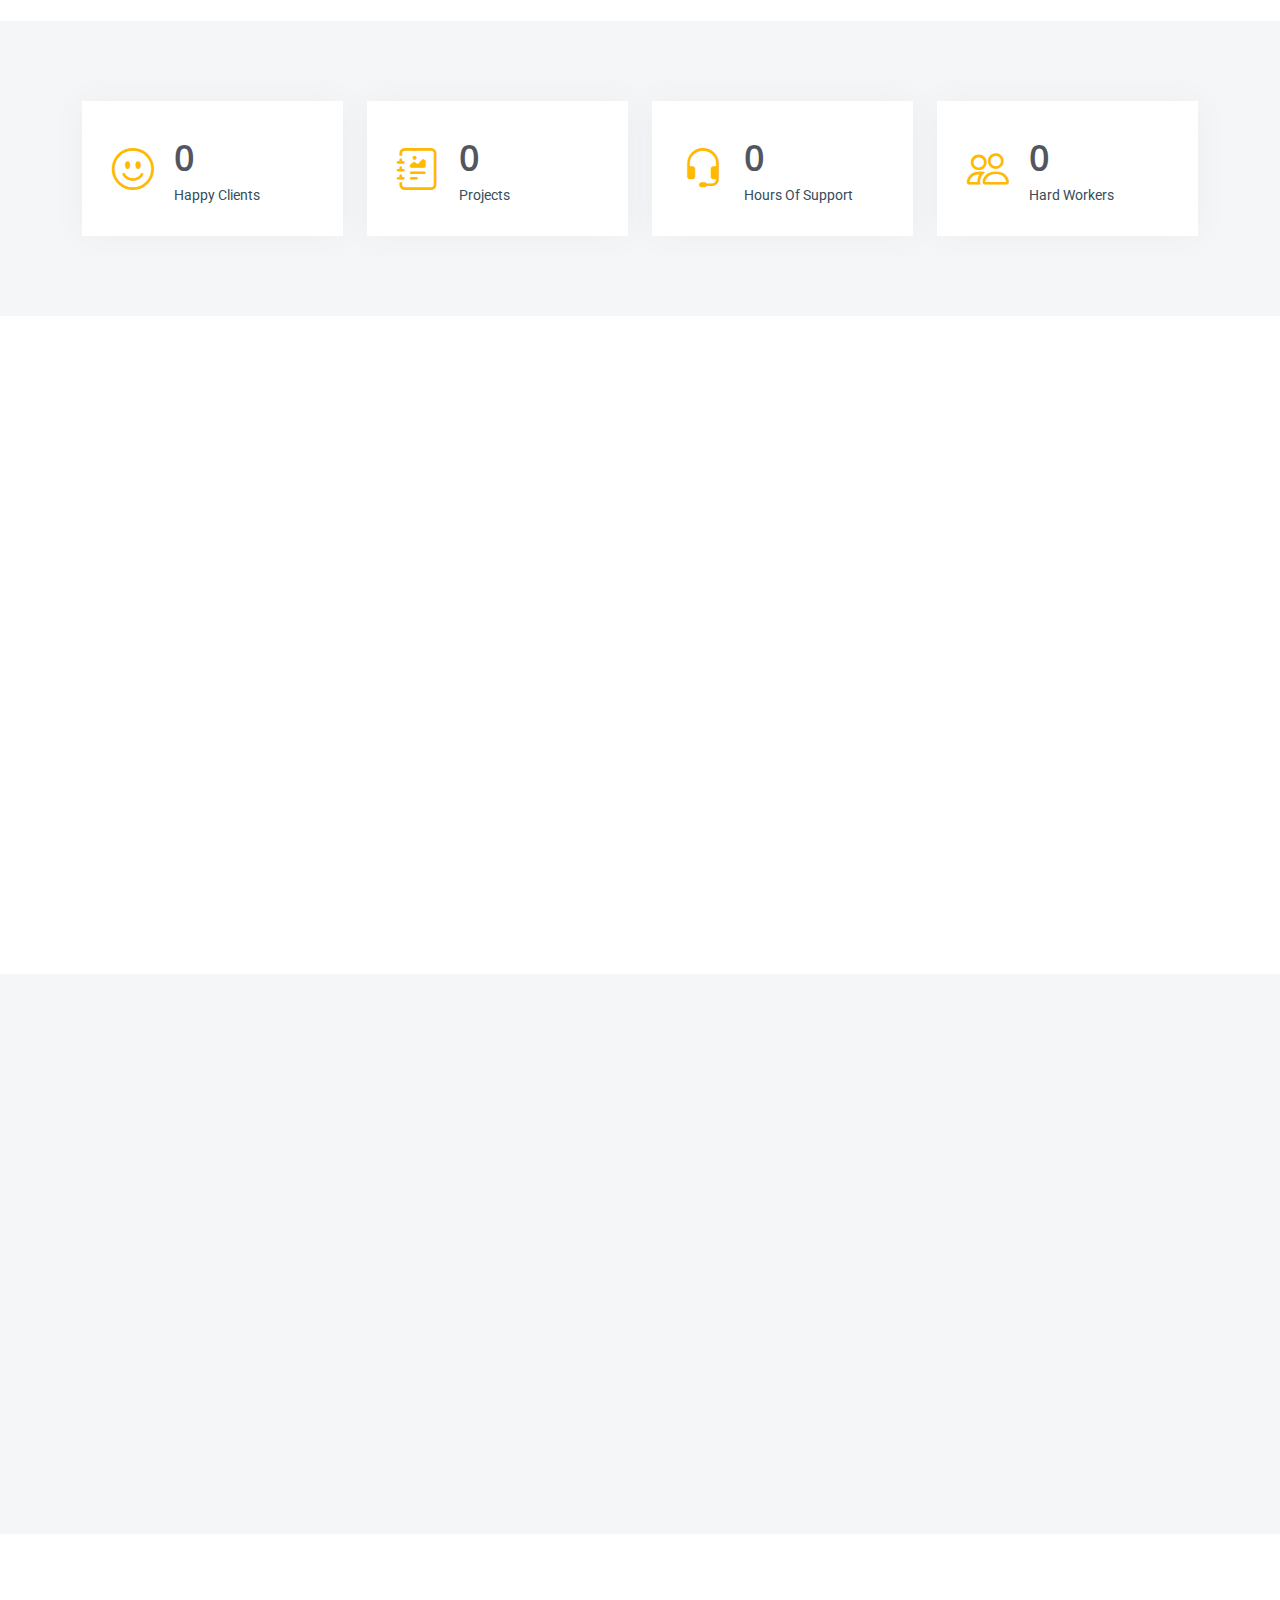
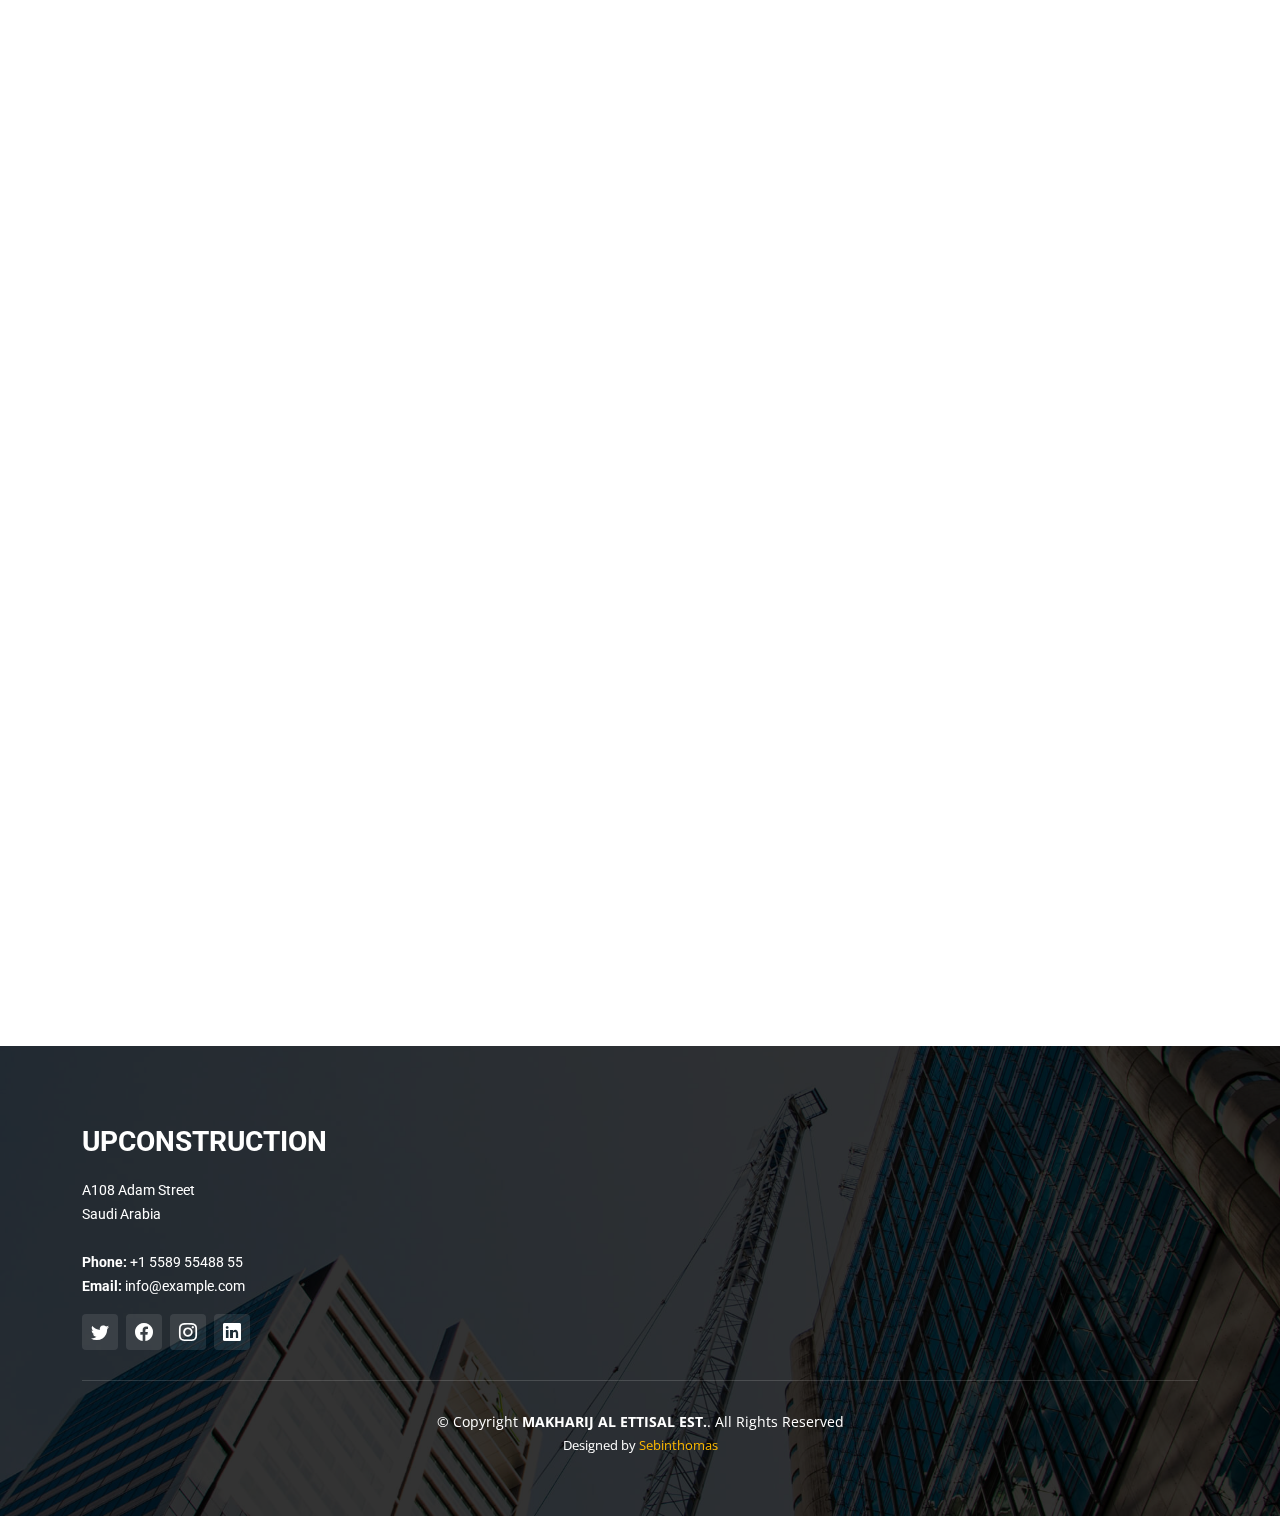
<file: about.html>
<!DOCTYPE html>
<html lang="en">

<head>
  <meta charset="utf-8">
  <meta content="width=device-width, initial-scale=1.0" name="viewport">

  <title>MAKHARIJ AL ETTISAL EST.</title>
  <meta content="" name="description">
  <meta content="" name="keywords">

  <!-- Favicons -->
  <link href="assets/img/favicon.png" rel="icon">
  <link href="assets/img/apple-touch-icon.png" rel="apple-touch-icon">

  <!-- Google Fonts -->
  <link rel="preconnect" href="https://fonts.googleapis.com">
  <link rel="preconnect" href="https://fonts.gstatic.com" crossorigin>
  <link href="https://fonts.googleapis.com/css2?family=Open+Sans:ital,wght@0,300;0,400;0,500;0,600;0,700;1,300;1,400;1,600;1,700&family=Roboto:ital,wght@0,300;0,400;0,500;0,600;0,700;1,300;1,400;1,500;1,600;1,700&family=Work+Sans:ital,wght@0,300;0,400;0,500;0,600;0,700;1,300;1,400;1,500;1,600;1,700&display=swap" rel="stylesheet">

  <!-- Vendor CSS Files -->
  <link href="vendor/bootstrap/css/bootstrap.min.css" rel="stylesheet">
  <link href="vendor/bootstrap-icons/bootstrap-icons.css" rel="stylesheet">
  <link href="vendor/fontawesome-free/css/all.min.css" rel="stylesheet">
  <link href="vendor/aos/aos.css" rel="stylesheet">
  <link href="vendor/glightbox/css/glightbox.min.css" rel="stylesheet">
  <link href="vendor/swiper/swiper-bundle.min.css" rel="stylesheet">

  <!-- <link href="assets/vendor/swiper/swiper-bundle.min.css" rel="stylesheet"> -->

  <!-- Template Main CSS File -->
  <link href="assets/css/main.css" rel="stylesheet">

  <!-- =======================================================
  * Template Name: UpConstruction
  * Updated: Jan 09 2024 with Bootstrap v5.3.2
  * Template URL: https://bootstrapmade.com/upconstruction-bootstrap-construction-website-template/
  * Author: BootstrapMade.com
  * License: https://bootstrapmade.com/license/
  ======================================================== -->
</head>

<body>

  <!-- ======= Header ======= -->
  <header id="header" class="header d-flex align-items-center">
    <div class="container-fluid container-xl d-flex align-items-center justify-content-between">

      <a href="index.html" class="logo d-flex align-items-center">
        <!-- Uncomment the line below if you also wish to use an image logo -->
        <!-- <img src="assets/img/logo.png" alt=""> -->
        <h1>MAKHARIJ AL ETTISAL EST<span>.</span></h1>
      </a>

      <i class="mobile-nav-toggle mobile-nav-show bi bi-list"></i>
      <i class="mobile-nav-toggle mobile-nav-hide d-none bi bi-x"></i>
      <nav id="navbar" class="navbar">
        <ul>
          <li><a href="index.html">Home</a></li>
          <li><a href="about.html" class="active">About</a></li>
          <li><a href="services.html">Services</a></li>
          <li><a href="projects.html">Projects</a></li>
          <!-- <li><a href="blog.html">Blog</a></li>
          <li class="dropdown"><a href="#"><span>Dropdown</span> <i class="bi bi-chevron-down dropdown-indicator"></i></a>
            <ul>
              <li><a href="#">Dropdown 1</a></li>
              <li class="dropdown"><a href="#"><span>Deep Dropdown</span> <i class="bi bi-chevron-down dropdown-indicator"></i></a>
                <ul>
                  <li><a href="#">Deep Dropdown 1</a></li>
                  <li><a href="#">Deep Dropdown 2</a></li>
                  <li><a href="#">Deep Dropdown 3</a></li>
                  <li><a href="#">Deep Dropdown 4</a></li>
                  <li><a href="#">Deep Dropdown 5</a></li>
                </ul>
              </li>
              <li><a href="#">Dropdown 2</a></li>
              <li><a href="#">Dropdown 3</a></li>
              <li><a href="#">Dropdown 4</a></li>
            </ul>
          </li> -->
          <li><a href="contact.html">Contact</a></li>
        </ul>
      </nav><!-- .navbar -->

    </div>
  </header><!-- End Header -->

  <main id="main">

    <!-- ======= Breadcrumbs ======= -->
    <div class="breadcrumbs d-flex align-items-center" style="background-image: url('assets/img/breadcrumbs-bg.jpg');">
      <div class="container position-relative d-flex flex-column align-items-center" data-aos="fade">

        <h2>About</h2>
        <ol>
          <li><a href="index.html">Home</a></li>
          <li>About</li>
        </ol>

      </div>
    </div><!-- End Breadcrumbs -->

    <!-- ======= About Section ======= -->
    <section id="about" class="about">
      <div class="container" data-aos="fade-up">

        <div class="row position-relative">

          <div class="col-lg-7 about-img" style="background-image: url(assets/img/history1);"></div>

          <div class="col-lg-7">
            <h2>MAKHARIJ AL ETTISAL EST</h2>
            <div class="our-story">
              <h4>Est 1989 Saudi Arabia </h4>
              <h3>Our Story</h3>
              <p><b>MAKHARIJ AL ETTISAL EST.</b> is a Saudi Company involved in contracting and maintenance business. It was established in early 1989 by with the vision of creating engineering contracting company for maintenance, operation and quality works dedicated to the esteemed customers trust and reliability.</p>
              <p>We are currently engaged our work force for the maintenance and construction of companies such as Saudi geophysical Equipmental Factory, Environmental Development Company Limited (EDCO) a n d Private Residential Building Apartments throughout Saudi Arabia. The company’s trust, reliability and committed to quality is motivated us to widen our activities towards Civil Engineering construction area.</p>
              <p>Also we have strengthened our organization with highly experienced quality conscious Engineers, Technicians and Office Staffs.</p>
              <p>The engineers are having (25) years’ experience in construction of Multi storied Buildings, Box Culverts, Bridges (under pass & fly over), Heavy RCC foundations for erection of machineries, Telecom Towers, RCC Piles, Cuttings and Forming Embankments for Rail Road Traffic, laying of Pipelines for Water Supply and Sewerage network, fabrication of steel structures for the Construction of industrial sheds etc.</p>
              <div class="watch-video d-flex align-items-center position-relative">
                <i class="bi bi-play-circle"></i>
                <a href="https://www.youtube.com/watch?v=LXb3EKWsInQ" class="glightbox stretched-link">Watch Video</a>
              </div>
            </div>
          </div>

        </div>

      </div>
    </section>
    <!-- End About Section -->

    <!-- ======= Stats Counter Section ======= -->
    <section id="stats-counter" class="stats-counter section-bg">
      <div class="container">

        <div class="row gy-4">

          <div class="col-lg-3 col-md-6">
            <div class="stats-item d-flex align-items-center w-100 h-100">
              <i class="bi bi-emoji-smile color-blue flex-shrink-0"></i>
              <div>
                <span data-purecounter-start="0" data-purecounter-end="232" data-purecounter-duration="1" class="purecounter"></span>
                <p>Happy Clients</p>
              </div>
            </div>
          </div><!-- End Stats Item -->

          <div class="col-lg-3 col-md-6">
            <div class="stats-item d-flex align-items-center w-100 h-100">
              <i class="bi bi-journal-richtext color-orange flex-shrink-0"></i>
              <div>
                <span data-purecounter-start="0" data-purecounter-end="521" data-purecounter-duration="1" class="purecounter"></span>
                <p>Projects</p>
              </div>
            </div>
          </div><!-- End Stats Item -->

          <div class="col-lg-3 col-md-6">
            <div class="stats-item d-flex align-items-center w-100 h-100">
              <i class="bi bi-headset color-green flex-shrink-0"></i>
              <div>
                <span data-purecounter-start="0" data-purecounter-end="1463" data-purecounter-duration="1" class="purecounter"></span>
                <p>Hours Of Support</p>
              </div>
            </div>
          </div><!-- End Stats Item -->

          <div class="col-lg-3 col-md-6">
            <div class="stats-item d-flex align-items-center w-100 h-100">
              <i class="bi bi-people color-pink flex-shrink-0"></i>
              <div>
                <span data-purecounter-start="0" data-purecounter-end="15" data-purecounter-duration="1" class="purecounter"></span>
                <p>Hard Workers</p>
              </div>
            </div>
          </div><!-- End Stats Item -->

        </div>

      </div>
    </section><!-- End Stats Counter Section -->

    <!-- ======= Alt Services Section ======= -->
    <section id="alt-services" class="alt-services">
      <div class="container" data-aos="fade-up">

        <div class="row justify-content-around gy-4">
          <div class="col-lg-6 img-bg" style="background-image: url(assets/img/alt-services.jpg);" data-aos="zoom-in" data-aos-delay="100"></div>

          <div class="col-lg-5 d-flex flex-column justify-content-center">
            <h3>GENERAL INFORMATION</h3>
            

            <div class="icon-box d-flex position-relative" data-aos="fade-up" data-aos-delay="100">
              <i class="bi bi-easel flex-shrink-0"></i>
              <div>
                <h4><a href="" class="stretched-link">Establishment Name</a></h4>
                <p><b>MAKHARIJ AL ETTISAL EST.</b></p>
              </div>
            </div><!-- End Icon Box -->

            <div class="icon-box d-flex position-relative" data-aos="fade-up" data-aos-delay="200">
              <i class="bi bi-patch-check flex-shrink-0"></i>
              <div>
                <h4><a href="" class="stretched-link">Nature of Business</a></h4>
                <p><b>General Contracting </b></p>
              </div>
            </div><!-- End Icon Box -->

            <div class="icon-box d-flex position-relative" data-aos="fade-up" data-aos-delay="300">
              <i class="bi bi-calendar"></i>
              <div>
                <h4><a href="" class="stretched-link">Year of Establishment</a></h4>
                <p><b>1989</b></p>
              </div>
            </div><!-- End Icon Box -->

            <div class="icon-box d-flex position-relative" data-aos="fade-up" data-aos-delay="400">
              <i class="bi bi-geo-alt"></i>
              <div>
                <h4><a href="" class="stretched-link">Country of Registration</a></h4>
                <p><b>Saudi Arabia</b> </p>
              </div>
            </div><!-- End Icon Box -->

          </div>
        </div>

      </div>
    </section><!-- End Alt Services Section -->

    <!-- ======= Alt Services Section 2 ======= -->
    <section id="alt-services-2" class="alt-services section-bg">
      <div class="container" data-aos="fade-up">

        <div class="row justify-content-around gy-4">
          <div class="col-lg-5 d-flex flex-column justify-content-center">
            <h3>PERSONNEL STRENGTH</h3>
            <p>At present , <b>MAKHARIJ AL ETTISAL EST.</b> has more than 300 manpower strength of different nationalities and traders. Top management and some administrative members are of Saudi nationality. Engineers and professionals are mainly, Indians and Egyptians, whereas skilled and semi- skilled are from Philippines, India and Nepal.Most of the expatriates have a sound international experience and exposure.</p>

          </div>

          <div class="col-lg-6 img-bg" style="background-image: url(assets/img/about.jpg);" data-aos="zoom-in" data-aos-delay="100"></div>
        </div>

      </div>
    </section><!-- End Alt Services Section 2 -->

    <!-- ======= Our Team Section ======= -->
    <section id="team" class="team">
      <div class="container" data-aos="fade-up">

        <div class="section-header">
          <h2>Our Team</h2>
          <p>Aperiam dolorum et et wuia molestias qui eveniet numquam nihil porro incidunt dolores placeat sunt id nobis omnis tiledo stran delop</p>
        </div>

        <div class="row gy-5">

          <div class="col-lg-4 col-md-6 member" data-aos="fade-up" data-aos-delay="100">
            <div class="member-img">
              <img src="assets/img/team/team-1.jpg" class="img-fluid" alt="">
              <!-- <div class="social">
                <a href="#"><i class="bi bi-twitter"></i></a>
                <a href="#"><i class="bi bi-facebook"></i></a>
                <a href="#"><i class="bi bi-instagram"></i></a>
                <a href="#"><i class="bi bi-linkedin"></i></a>
              </div> -->
            </div>
            <div class="member-info text-center">
              <h4>MUFARRAJ AL YAMI</h4>
              <span>founder and General Manager</span>
              <p>The company founder and General Manager having over (25) years of experience in this field. His hard work and tireless efforts motivated him to start this contracting establishment.</p>
            </div>
          </div><!-- End Team Member -->

          <div class="col-lg-4 col-md-6 member" data-aos="fade-up" data-aos-delay="200">
            <div class="member-img">
              <img src="assets/img/team/team-2.jpg" class="img-fluid" alt="">
              <!-- <div class="social">
                <a href="#"><i class="bi bi-twitter"></i></a>
                <a href="#"><i class="bi bi-facebook"></i></a>
                <a href="#"><i class="bi bi-instagram"></i></a>
                <a href="#"><i class="bi bi-linkedin"></i></a>
              </div> -->
            </div>
            <div class="member-info text-center">
              <h4>Mr. Mohammed Sultan</h4>
              <span>Project Manager</span>
              <p>He worked in various supervisory capacities in reputed construction organizations in India, for the past 15 years. With the rich experience in the field of construction of multi storied buildings</p>
            </div>
          </div><!-- End Team Member -->

          <div class="col-lg-4 col-md-6 member" data-aos="fade-up" data-aos-delay="300">
            <div class="member-img">
              <img src="assets/img/team/team-3.jpg" class="img-fluid" alt="">
              <!-- <div class="social">
                <a href="#"><i class="bi bi-twitter"></i></a>
                <a href="#"><i class="bi bi-facebook"></i></a>
                <a href="#"><i class="bi bi-instagram"></i></a>
                <a href="#"><i class="bi bi-linkedin"></i></a>
              </div> -->
            </div>
            <div class="member-info text-center">
              <h4>Mr. Hashim Abdul Hameed </h4>
              <span>Estimation Engineer </span>
              <p>He is a registered engineer in the India and worked in various engineering capacities in construction organizations in his country as well as here in Saudi Arabia.</p>
            </div>
          </div><!-- End Team Member -->

          <div class="col-lg-4 col-md-6 member" data-aos="fade-up" data-aos-delay="400">
            <div class="member-img">
              <img src="assets/img/team/team-4.jpg" class="img-fluid" alt="">
              <!-- <div class="social">
                <a href="#"><i class="bi bi-twitter"></i></a>
                <a href="#"><i class="bi bi-facebook"></i></a>
                <a href="#"><i class="bi bi-instagram"></i></a>
                <a href="#"><i class="bi bi-linkedin"></i></a>
              </div> -->
            </div>
            <div class="member-info text-center">
              <h4>Mr. Rejith Johnny</h4>
              <span>Electrical Engineer</span>
              <p>He deals in Industrial and commercial electrical works. His experience gained local and in the kingdom for the past years make him a true asset of the company.</p>
            </div>
          </div><!-- End Team Member -->

          <div class="col-lg-4 col-md-6 member" data-aos="fade-up" data-aos-delay="500">
            <div class="member-img">
              <img src="assets/img/team/team-5.jpg" class="img-fluid" alt="">
              <!-- <div class="social">
                <a href="#"><i class="bi bi-twitter"></i></a>
                <a href="#"><i class="bi bi-facebook"></i></a>
                <a href="#"><i class="bi bi-instagram"></i></a>
                <a href="#"><i class="bi bi-linkedin"></i></a>
              </div> -->
            </div>
            <div class="member-info text-center">
              <h4>Mr.Rehan Anzari</h4>
              <span>Quality Inspector</span>
              <p>Quality Inspectors that make activity works will be properly documented acceptable to the required standards and specifications.</p>
            </div>
          </div><!-- End Team Member -->

          <div class="col-lg-4 col-md-6 member" data-aos="fade-up" data-aos-delay="600">
            <div class="member-img">
              <img src="assets/img/team/sachin.png" class="img-fluid" alt="">
              
            </div>
            <div class="member-info text-center">
              <h4>Sachin Thomas</h4>
              <span>Accoutant</span>
              <p>He vigilant and sincere   in    their assignments for the betterment of the company’s service and performance to the meet clients’ expectation.</p>
            </div>
          </div><!-- End Team Member -->

        </div>

      </div>
    </section><!-- End Our Team Section -->

    <!-- ======= Testimonials Section ======= -->
   

  </main><!-- End #main -->

  <!-- ======= Footer ======= -->
  <footer id="footer" class="footer">

    <div class="footer-content position-relative">
      <div class="container">
        <div class="row">

          <div class="col-lg-4 col-md-6">
            <div class="footer-info">
              <h3>UpConstruction</h3>
              <p>
                A108 Adam Street <br>
                Saudi Arabia<br><br>
                <strong>Phone:</strong> +1 5589 55488 55<br>
                <strong>Email:</strong> info@example.com<br>
              </p>
              <div class="social-links d-flex mt-3">
                <a href="#" class="d-flex align-items-center justify-content-center"><i class="bi bi-twitter"></i></a>
                <a href="#" class="d-flex align-items-center justify-content-center"><i class="bi bi-facebook"></i></a>
                <a href="#" class="d-flex align-items-center justify-content-center"><i class="bi bi-instagram"></i></a>
                <a href="#" class="d-flex align-items-center justify-content-center"><i class="bi bi-linkedin"></i></a>
              </div>
            </div>
          </div><!-- End footer info column-->

         

          

         

         

        </div>
      </div>
    </div>

    <div class="footer-legal text-center position-relative">
      <div class="container">
        <div class="copyright">
          &copy; Copyright <strong><span>MAKHARIJ AL ETTISAL EST.</span></strong>. All Rights Reserved
        </div>
        <div class="credits">
          <!-- All the links in the footer should remain intact. -->
          <!-- You can delete the links only if you purchased the pro version. -->
          <!-- Licensing information: https://bootstrapmade.com/license/ -->
          <!-- Purchase the pro version with working PHP/AJAX contact form: https://bootstrapmade.com/upconstruction-bootstrap-construction-website-template/ -->
          Designed by <a href="https://www.linkedin.com/in/sebin-thomas2001">Sebinthomas</a>
        </div>
      </div>
    </div>

  </footer>
  <!-- End Footer -->

  <a href="#" class="scroll-top d-flex align-items-center justify-content-center"><i class="bi bi-arrow-up-short"></i></a>

  <div id="preloader"></div>

  <!-- Vendor JS Files -->
  <script src="vendor/bootstrap/js/bootstrap.bundle.min.js"></script>
  <script src="vendor/aos/aos.js"></script>
  <script src="vendor/glightbox/js/glightbox.min.js"></script>
  <script src="vendor/isotope-layout/isotope.pkgd.min.js"></script>
  <script src="vendor/swiper/swiper-bundle.min.js"></script>
  <script src="vendor/purecounter/purecounter_vanilla.js"></script>
  <script src="vendor/php-email-form/validate.js"></script>


  <!-- Template Main JS File -->
  <script src="assets/js/main.js"></script>

</body>

</html>
</file>
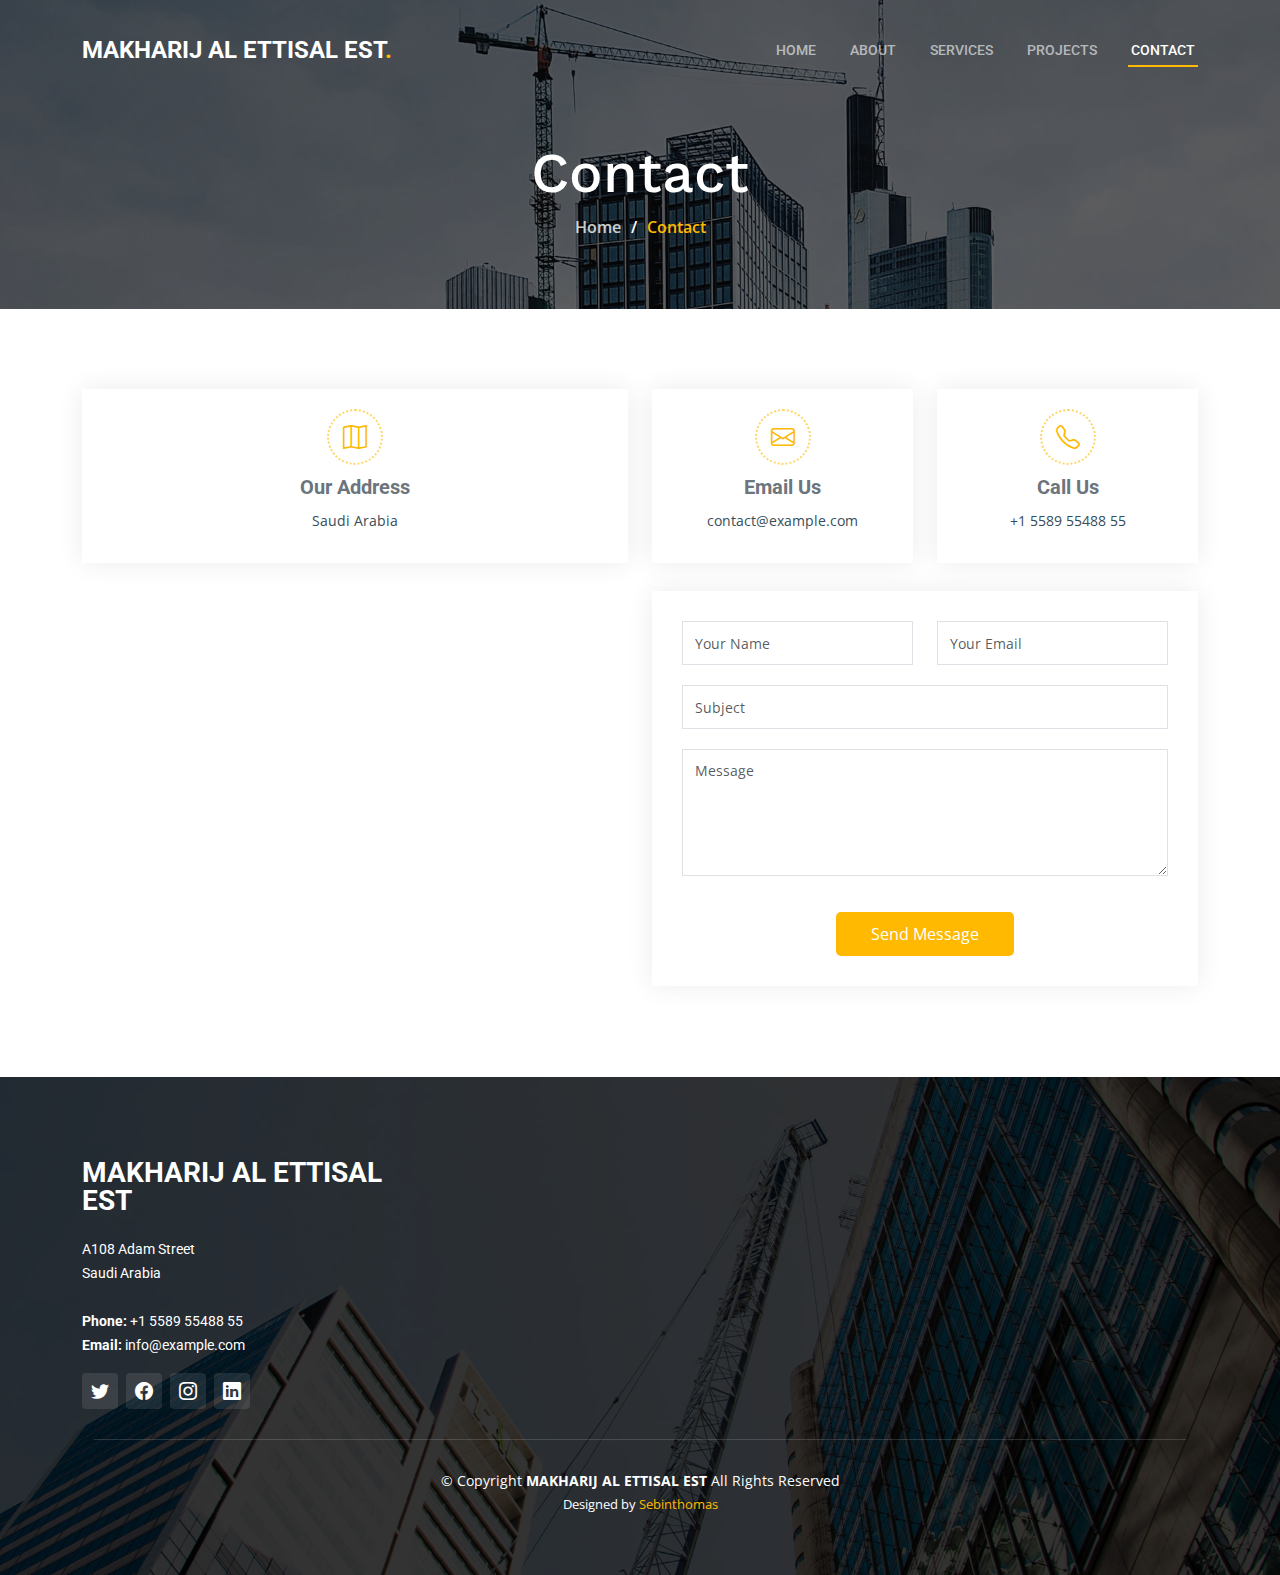
<file: contact.html>
<!DOCTYPE html>
<html lang="en">

<head>
  <meta charset="utf-8">
  <meta content="width=device-width, initial-scale=1.0" name="viewport">

  <title>MAKHARIJ AL ETTISAL EST - Contact</title>
  <meta content="" name="description">
  <meta content="" name="keywords">

  <!-- Favicons -->
  <link href="assets/img/favicon.png" rel="icon">
  <link href="assets/img/apple-touch-icon.png" rel="apple-touch-icon">

  <!-- Google Fonts -->
  <link rel="preconnect" href="https://fonts.googleapis.com">
  <link rel="preconnect" href="https://fonts.gstatic.com" crossorigin>
  <link href="https://fonts.googleapis.com/css2?family=Open+Sans:ital,wght@0,300;0,400;0,500;0,600;0,700;1,300;1,400;1,600;1,700&family=Roboto:ital,wght@0,300;0,400;0,500;0,600;0,700;1,300;1,400;1,500;1,600;1,700&family=Work+Sans:ital,wght@0,300;0,400;0,500;0,600;0,700;1,300;1,400;1,500;1,600;1,700&display=swap" rel="stylesheet">

  <!-- Vendor CSS Files -->
  <link href="vendor/bootstrap/css/bootstrap.min.css" rel="stylesheet">
  <link href="vendor/bootstrap-icons/bootstrap-icons.css" rel="stylesheet">
  <link href="vendor/fontawesome-free/css/all.min.css" rel="stylesheet">
  <link href="vendor/aos/aos.css" rel="stylesheet">
  <link href="vendor/glightbox/css/glightbox.min.css" rel="stylesheet">
  <link href="vendor/swiper/swiper-bundle.min.css" rel="stylesheet">


  <!-- Template Main CSS File -->
  <link href="assets/css/main.css" rel="stylesheet">

  <!-- =======================================================
  * Template Name: UpConstruction
  * Updated: Jan 09 2024 with Bootstrap v5.3.2
  * Template URL: https://bootstrapmade.com/upconstruction-bootstrap-construction-website-template/
  * Author: BootstrapMade.com
  * License: https://bootstrapmade.com/license/
  ======================================================== -->
</head>

<body>

  <!-- ======= Header ======= -->
  <header id="header" class="header d-flex align-items-center">
    <div class="container-fluid container-xl d-flex align-items-center justify-content-between">

      <a href="index.html" class="logo d-flex align-items-center">
        <!-- Uncomment the line below if you also wish to use an image logo -->
        <!-- <img src="assets/img/logo.png" alt=""> -->
        <h1>MAKHARIJ AL ETTISAL EST<span>.</span></h1>
      </a>

      <i class="mobile-nav-toggle mobile-nav-show bi bi-list"></i>
      <i class="mobile-nav-toggle mobile-nav-hide d-none bi bi-x"></i>
      <nav id="navbar" class="navbar">
        <ul>
          <li><a href="index.html">Home</a></li>
          <li><a href="about.html">About</a></li>
          <li><a href="services.html">Services</a></li>
          <li><a href="projects.html">Projects</a></li>
          <!-- <li><a href="blog.html">Blog</a></li>
          <li class="dropdown"><a href="#"><span>Dropdown</span> <i class="bi bi-chevron-down dropdown-indicator"></i></a>
            <ul>
              <li><a href="#">Dropdown 1</a></li>
              <li class="dropdown"><a href="#"><span>Deep Dropdown</span> <i class="bi bi-chevron-down dropdown-indicator"></i></a>
                <ul>
                  <li><a href="#">Deep Dropdown 1</a></li>
                  <li><a href="#">Deep Dropdown 2</a></li>
                  <li><a href="#">Deep Dropdown 3</a></li>
                  <li><a href="#">Deep Dropdown 4</a></li>
                  <li><a href="#">Deep Dropdown 5</a></li>
                </ul>
              </li>
              <li><a href="#">Dropdown 2</a></li>
              <li><a href="#">Dropdown 3</a></li>
              <li><a href="#">Dropdown 4</a></li>
            </ul>
          </li> -->
          <li><a href="contact.html" class="active">Contact</a></li>
        </ul>
      </nav><!-- .navbar -->

    </div>
  </header><!-- End Header -->

  <main id="main">

    <!-- ======= Breadcrumbs ======= -->
    <div class="breadcrumbs d-flex align-items-center" style="background-image: url('assets/img/breadcrumbs-bg.jpg');">
      <div class="container position-relative d-flex flex-column align-items-center" data-aos="fade">

        <h2>Contact</h2>
        <ol>
          <li><a href="index.html">Home</a></li>
          <li>Contact</li>
        </ol>

      </div>
    </div><!-- End Breadcrumbs -->

    <!-- ======= Contact Section ======= -->
    <section id="contact" class="contact">
      <div class="container" data-aos="fade-up" data-aos-delay="100">

        <div class="row gy-4">
          <div class="col-lg-6">
            <div class="info-item  d-flex flex-column justify-content-center align-items-center">
              <i class="bi bi-map"></i>
              <h3>Our Address</h3>
              <p>Saudi Arabia</p>
            </div>
          </div><!-- End Info Item -->

          <div class="col-lg-3 col-md-6">
            <div class="info-item d-flex flex-column justify-content-center align-items-center">
              <i class="bi bi-envelope"></i>
              <h3>Email Us</h3>
              <p>contact@example.com</p>
            </div>
          </div><!-- End Info Item -->

          <div class="col-lg-3 col-md-6">
            <div class="info-item  d-flex flex-column justify-content-center align-items-center">
              <i class="bi bi-telephone"></i>
              <h3>Call Us</h3>
              <p>+1 5589 55488 55</p>
            </div>
          </div><!-- End Info Item -->

        </div>

        <div class="row gy-4 mt-1">

          <div class="col-lg-6 ">
            <iframe src="https://www.google.com/maps/embed?pb=!1m18!1m12!1m3!1d927758.037296973!2d46.16298689342847!3d24.724997714854247!2m3!1f0!2f0!3f0!3m2!1i1024!2i768!4f13.1!3m3!1m2!1s0x3e2f03890d489399%3A0xba974d1c98e79fd5!2sRiyadh%20Saudi%20Arabia!5e0!3m2!1sen!2sin!4v1705733686135!5m2!1sen!2sin" width="500" height="400" style="border:0;" allowfullscreen="" loading="lazy" referrerpolicy="no-referrer-when-downgrade"></iframe>
          </div><!-- End Google Maps -->

          <div class="col-lg-6">
            <form action="forms/contact.php" method="post" role="form" class="php-email-form">
              <div class="row gy-4">
                <div class="col-lg-6 form-group">
                  <input type="text" name="name" class="form-control" id="name" placeholder="Your Name" required>
                </div>
                <div class="col-lg-6 form-group">
                  <input type="email" class="form-control" name="email" id="email" placeholder="Your Email" required>
                </div>
              </div>
              <div class="form-group">
                <input type="text" class="form-control" name="subject" id="subject" placeholder="Subject" required>
              </div>
              <div class="form-group">
                <textarea class="form-control" name="message" rows="5" placeholder="Message" required></textarea>
              </div>
              <div class="my-3">
                <div class="loading">Loading</div>
                <div class="error-message"></div>
                <div class="sent-message">Your message has been sent. Thank you!</div>
              </div>
              <div class="text-center"><button type="submit">Send Message</button></div>
            </form>
          </div><!-- End Contact Form -->

        </div>

      </div>
    </section><!-- End Contact Section -->

  </main><!-- End #main -->

  <!-- ======= Footer ======= -->
  <footer id="footer" class="footer">

    <div class="footer-content position-relative">
      <div class="container">
        <div class="row">

          <div class="col-lg-4 col-md-6">
            <div class="footer-info">
              <h3>MAKHARIJ AL ETTISAL EST</h3>
              <p>
                A108 Adam Street <br>
                Saudi Arabia<br><br>
                <strong>Phone:</strong> +1 5589 55488 55<br>
                <strong>Email:</strong> info@example.com<br>
              </p>
              <div class="social-links d-flex mt-3">
                <a href="#" class="d-flex align-items-center justify-content-center"><i class="bi bi-twitter"></i></a>
                <a href="#" class="d-flex align-items-center justify-content-center"><i class="bi bi-facebook"></i></a>
                <a href="#" class="d-flex align-items-center justify-content-center"><i class="bi bi-instagram"></i></a>
                <a href="#" class="d-flex align-items-center justify-content-center"><i class="bi bi-linkedin"></i></a>
              </div>
            </div>
          </div><!-- End footer info column-->

          

    <div class="footer-legal text-center position-relative">
      <div class="container">
        <div class="copyright">
          &copy; Copyright <strong><span>MAKHARIJ AL ETTISAL EST</span></strong> All Rights Reserved
        </div>
        <div class="credits">
          <!-- All the links in the footer should remain intact. -->
          <!-- You can delete the links only if you purchased the pro version. -->
          <!-- Licensing information: https://bootstrapmade.com/license/ -->
          <!-- Purchase the pro version with working PHP/AJAX contact form: https://bootstrapmade.com/upconstruction-bootstrap-construction-website-template/ -->
          Designed by <a href="https://www.linkedin.com/in/sebin-thomas2001">Sebinthomas</a>
        </div>
      </div>
    </div>

  </footer>
  <!-- End Footer -->

  <a href="#" class="scroll-top d-flex align-items-center justify-content-center"><i class="bi bi-arrow-up-short"></i></a>

  <div id="preloader"></div>

  <!-- Vendor JS Files -->
  <script src="vendor/bootstrap/js/bootstrap.bundle.min.js"></script>
  <script src="vendor/aos/aos.js"></script>
  <script src="vendor/glightbox/js/glightbox.min.js"></script>
  <script src="vendor/isotope-layout/isotope.pkgd.min.js"></script>
  <script src="vendor/swiper/swiper-bundle.min.js"></script>
  <script src="vendor/purecounter/purecounter_vanilla.js"></script>
  <script src="vendor/php-email-form/validate.js"></script>


  <!-- Template Main JS File -->
  <script src="assets/js/main.js"></script>

</body>

</html>
</file>
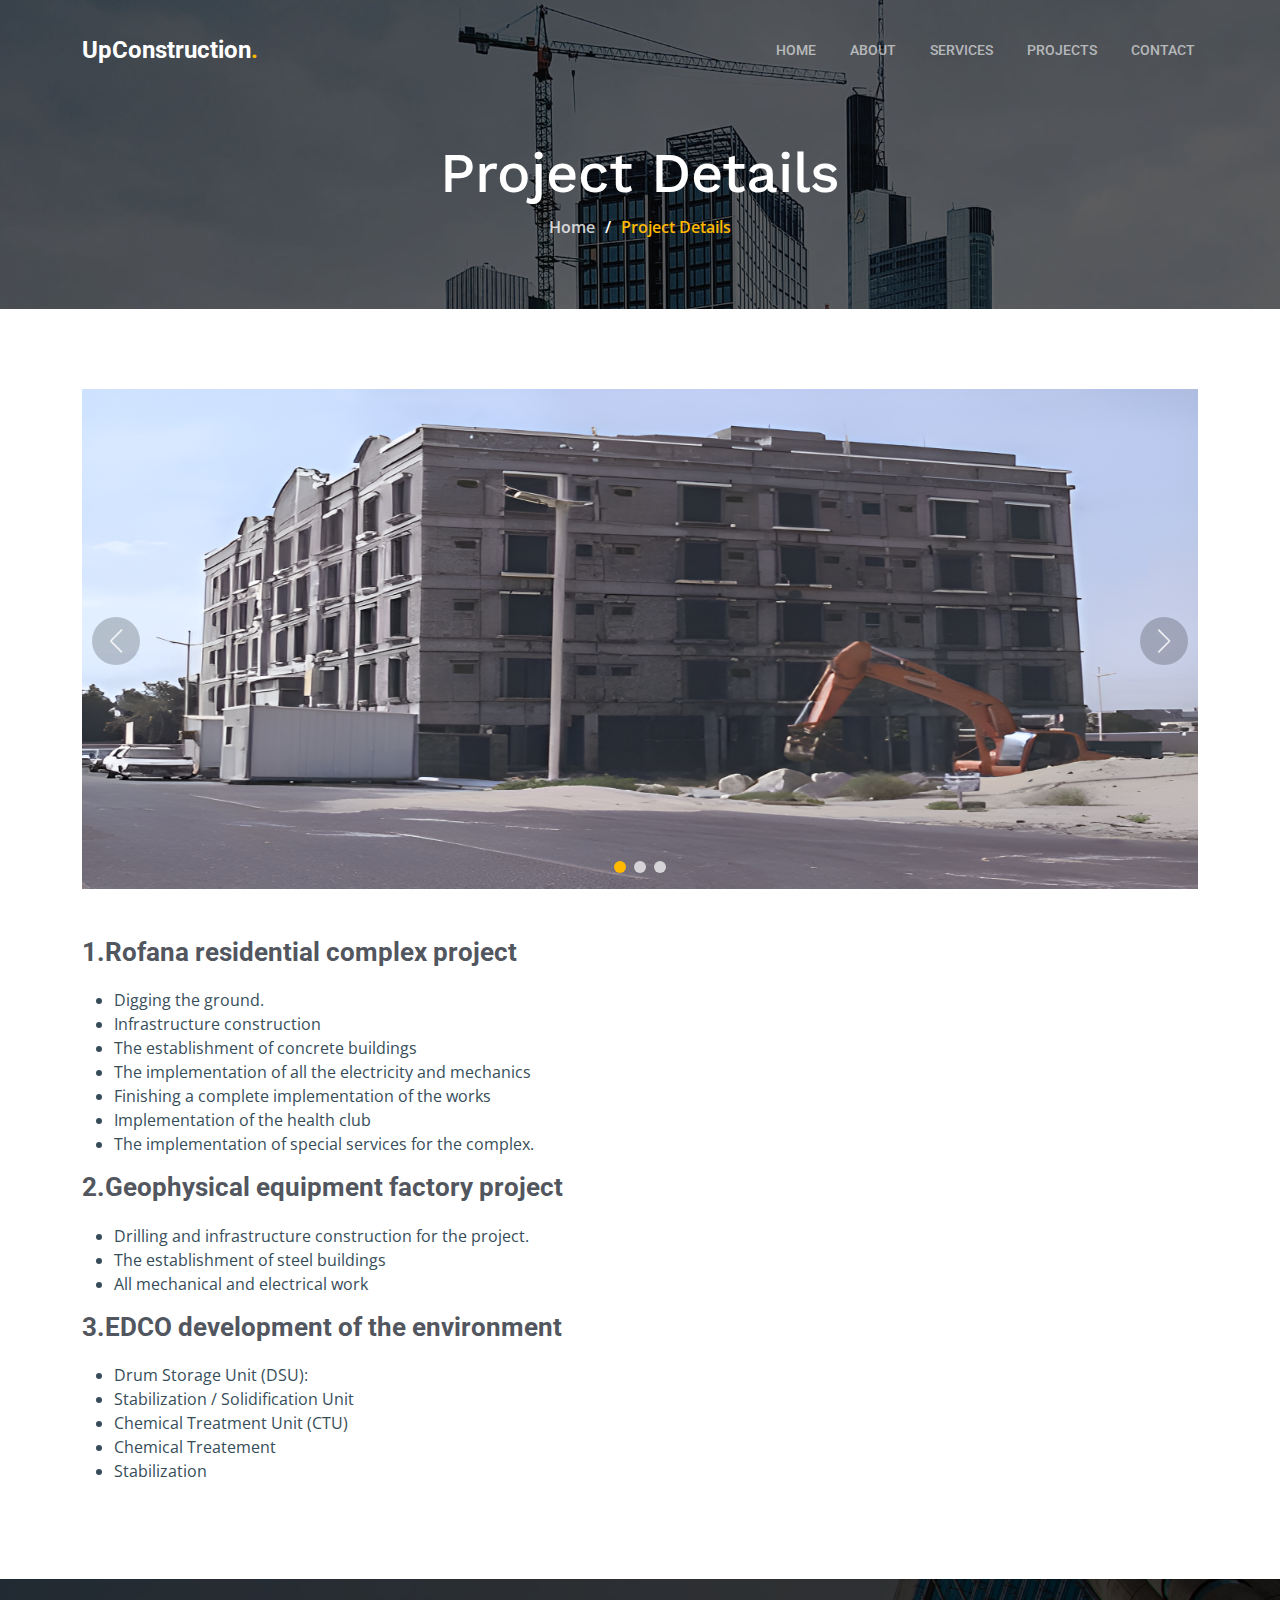
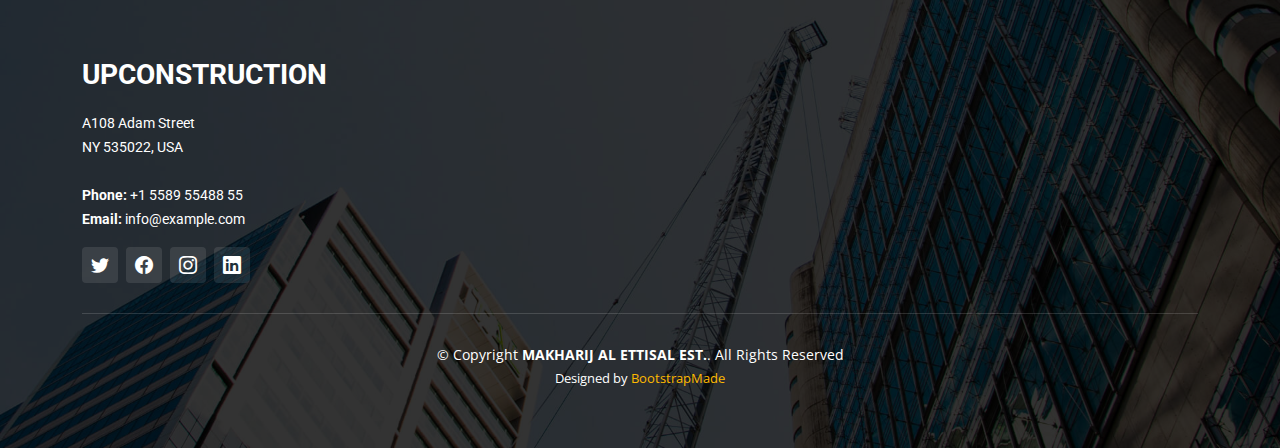
<file: project-details.html>
<!DOCTYPE html>
<html lang="en">

<head>
  <meta charset="utf-8">
  <meta content="width=device-width, initial-scale=1.0" name="viewport">

  <title>UpConstruction Bootstrap Template - Project Details</title>
  <meta content="" name="description">
  <meta content="" name="keywords">

  <!-- Favicons -->
  <link href="assets/img/favicon.png" rel="icon">
  <link href="assets/img/apple-touch-icon.png" rel="apple-touch-icon">

  <!-- Google Fonts -->
  <link rel="preconnect" href="https://fonts.googleapis.com">
  <link rel="preconnect" href="https://fonts.gstatic.com" crossorigin>
  <link href="https://fonts.googleapis.com/css2?family=Open+Sans:ital,wght@0,300;0,400;0,500;0,600;0,700;1,300;1,400;1,600;1,700&family=Roboto:ital,wght@0,300;0,400;0,500;0,600;0,700;1,300;1,400;1,500;1,600;1,700&family=Work+Sans:ital,wght@0,300;0,400;0,500;0,600;0,700;1,300;1,400;1,500;1,600;1,700&display=swap" rel="stylesheet">

  <!-- Vendor CSS Files -->
  <link href="vendor/bootstrap/css/bootstrap.min.css" rel="stylesheet">
  <link href="vendor/bootstrap-icons/bootstrap-icons.css" rel="stylesheet">
  <link href="vendor/fontawesome-free/css/all.min.css" rel="stylesheet">
  <link href="vendor/aos/aos.css" rel="stylesheet">
  <link href="vendor/glightbox/css/glightbox.min.css" rel="stylesheet">
  <link href="vendor/swiper/swiper-bundle.min.css" rel="stylesheet">


  <!-- Template Main CSS File -->
  <link href="assets/css/main.css" rel="stylesheet">

  <!-- =======================================================
  * Template Name: UpConstruction
  * Updated: Jan 09 2024 with Bootstrap v5.3.2
  * Template URL: https://bootstrapmade.com/upconstruction-bootstrap-construction-website-template/
  * Author: BootstrapMade.com
  * License: https://bootstrapmade.com/license/
  ======================================================== -->
</head>

<body>

  <!-- ======= Header ======= -->
  <header id="header" class="header d-flex align-items-center">
    <div class="container-fluid container-xl d-flex align-items-center justify-content-between">

      <a href="index.html" class="logo d-flex align-items-center">
        <!-- Uncomment the line below if you also wish to use an image logo -->
        <!-- <img src="assets/img/logo.png" alt=""> -->
        <h1>UpConstruction<span>.</span></h1>
      </a>

      <i class="mobile-nav-toggle mobile-nav-show bi bi-list"></i>
      <i class="mobile-nav-toggle mobile-nav-hide d-none bi bi-x"></i>
      <nav id="navbar" class="navbar">
        <ul>
          <li><a href="index.html">Home</a></li>
          <li><a href="about.html">About</a></li>
          <li><a href="services.html">Services</a></li>
          <li><a href="projects.html">Projects</a></li>
          <!-- <li><a href="blog.html">Blog</a></li>
          <li class="dropdown"><a href="#"><span>Dropdown</span> <i class="bi bi-chevron-down dropdown-indicator"></i></a>
            <ul>
              <li><a href="#">Dropdown 1</a></li>
              <li class="dropdown"><a href="#"><span>Deep Dropdown</span> <i class="bi bi-chevron-down dropdown-indicator"></i></a>
                <ul>
                  <li><a href="#">Deep Dropdown 1</a></li>
                  <li><a href="#">Deep Dropdown 2</a></li>
                  <li><a href="#">Deep Dropdown 3</a></li>
                  <li><a href="#">Deep Dropdown 4</a></li>
                  <li><a href="#">Deep Dropdown 5</a></li>
                </ul>
              </li>
              <li><a href="#">Dropdown 2</a></li>
              <li><a href="#">Dropdown 3</a></li>
              <li><a href="#">Dropdown 4</a></li>
            </ul>
          </li> -->
          <li><a href="contact.html">Contact</a></li>
        </ul>
      </nav><!-- .navbar -->

    </div>
  </header><!-- End Header -->

  <main id="main">

    <!-- ======= Breadcrumbs ======= -->
    <div class="breadcrumbs d-flex align-items-center" style="background-image: url('assets/img/breadcrumbs-bg.jpg');">
      <div class="container position-relative d-flex flex-column align-items-center" data-aos="fade">

        <h2>Project Details</h2>
        <ol>
          <li><a href="index.html">Home</a></li>
          <li>Project Details</li>
        </ol>

      </div>
    </div><!-- End Breadcrumbs -->

    <!-- ======= Projet Details Section ======= -->
    <section id="project-details" class="project-details">
      <div class="container" data-aos="fade-up" data-aos-delay="100">

        <div class="position-relative h-100">
          <div class="slides-1 portfolio-details-slider swiper">
            <div class="swiper-wrapper align-items-center">

              <div class="swiper-slide">
                <img src="assets/img/projects/constructing2 (1).png" alt="">
              </div>

              <div class="swiper-slide">
                <img src="assets/img/projects/constructing3 (1).png" alt="">
              </div>

              <div class="swiper-slide">
                <img src="assets/img/projects/constructing1 (1).png" alt="">
              </div>

             

            </div>
            <div class="swiper-pagination"></div>
          </div>
          <div class="swiper-button-prev"></div>
          <div class="swiper-button-next"></div>

        </div>

        <div class="row justify-content-between gy-4 mt-4">

          <div class="col-lg-8">
            <div class="portfolio-description">
              <h2>1.Rofana residential complex project 
                </h2>
              <ul>
                <li>Digging the ground.</li>
                <li>Infrastructure construction</li>
                <li>The establishment of concrete buildings</li>
                <li>The implementation of all the electricity and mechanics </li>
                <li>Finishing a complete implementation of the works </li>
                <li>Implementation of the health club</li>
                <li>The implementation of special services for the complex.</li>
              </ul>

              <div>

                <h2>2.Geophysical equipment factory project
                </h2>
                <ul>
                <li>Drilling and infrastructure construction for the project.</li>
                <li>The establishment of steel buildings</li>
                <li>All mechanical and electrical work</li>
                
                </ul>
              
              </div>
              <div>

                <div>

                  <h2>3.EDCO development of the environment
                  </h2>
                  <ul>
                  <li>Drum Storage Unit (DSU):</li>
                  <li>Stabilization / Solidification Unit</li>
                  <li>Chemical Treatment Unit (CTU)</li>
                  <li>Chemical Treatement</li>
                  <li>Stabilization</li>
                  
                  </ul>
                
                


             

          <!-- <div class="col-lg-3">
            <div class="portfolio-info">
              <h3>Project information</h3>
              <ul>
                <li><strong>Category</strong> <span>Web design</span></li>
                <li><strong>Client</strong> <span>ASU Company</span></li>
                <li><strong>Project date</strong> <span>01 March, 2020</span></li>
                <li><strong>Project URL</strong> <a href="#">www.example.com</a></li>
                <li><a href="#" class="btn-visit align-self-start">Visit Website</a></li>
              </ul>
            </div>
          </div> -->

        </div>

      </div>
    </section><!-- End Projet Details Section -->

  </main><!-- End #main -->

  <footer id="footer" class="footer">

    <div class="footer-content position-relative">
      <div class="container">
        <div class="row">

          <div class="col-lg-4 col-md-6">
            <div class="footer-info">
              <h3>UpConstruction</h3>
              <p>
                A108 Adam Street <br>
                NY 535022, USA<br><br>
                <strong>Phone:</strong> +1 5589 55488 55<br>
                <strong>Email:</strong> info@example.com<br>
              </p>
              <div class="social-links d-flex mt-3">
                <a href="#" class="d-flex align-items-center justify-content-center"><i class="bi bi-twitter"></i></a>
                <a href="#" class="d-flex align-items-center justify-content-center"><i class="bi bi-facebook"></i></a>
                <a href="#" class="d-flex align-items-center justify-content-center"><i class="bi bi-instagram"></i></a>
                <a href="#" class="d-flex align-items-center justify-content-center"><i class="bi bi-linkedin"></i></a>
              </div>
            </div>
          </div><!-- End footer info column-->

         

          

         

         

        </div>
      </div>
    </div>

    <div class="footer-legal text-center position-relative">
      <div class="container">
        <div class="copyright">
          &copy; Copyright <strong><span>MAKHARIJ AL ETTISAL EST.</span></strong>. All Rights Reserved
        </div>
        <div class="credits">
          <!-- All the links in the footer should remain intact. -->
          <!-- You can delete the links only if you purchased the pro version. -->
          <!-- Licensing information: https://bootstrapmade.com/license/ -->
          <!-- Purchase the pro version with working PHP/AJAX contact form: https://bootstrapmade.com/upconstruction-bootstrap-construction-website-template/ -->
          Designed by <a href="https://bootstrapmade.com/">BootstrapMade</a>
        </div>
      </div>
    </div>

  </footer>
  <!-- End Footer -->

  <a href="#" class="scroll-top d-flex align-items-center justify-content-center"><i class="bi bi-arrow-up-short"></i></a>

  <div id="preloader"></div>

  <!-- Vendor JS Files -->
  <script src="vendor/bootstrap/js/bootstrap.bundle.min.js"></script>
  <script src="vendor/aos/aos.js"></script>
  <script src="vendor/glightbox/js/glightbox.min.js"></script>
  <script src="vendor/isotope-layout/isotope.pkgd.min.js"></script>
  <script src="vendor/swiper/swiper-bundle.min.js"></script>
  <script src="vendor/purecounter/purecounter_vanilla.js"></script>
  <script src="vendor/php-email-form/validate.js"></script>


  <!-- Template Main JS File -->
  <script src="assets/js/main.js"></script>

</body>

</html>
</file>
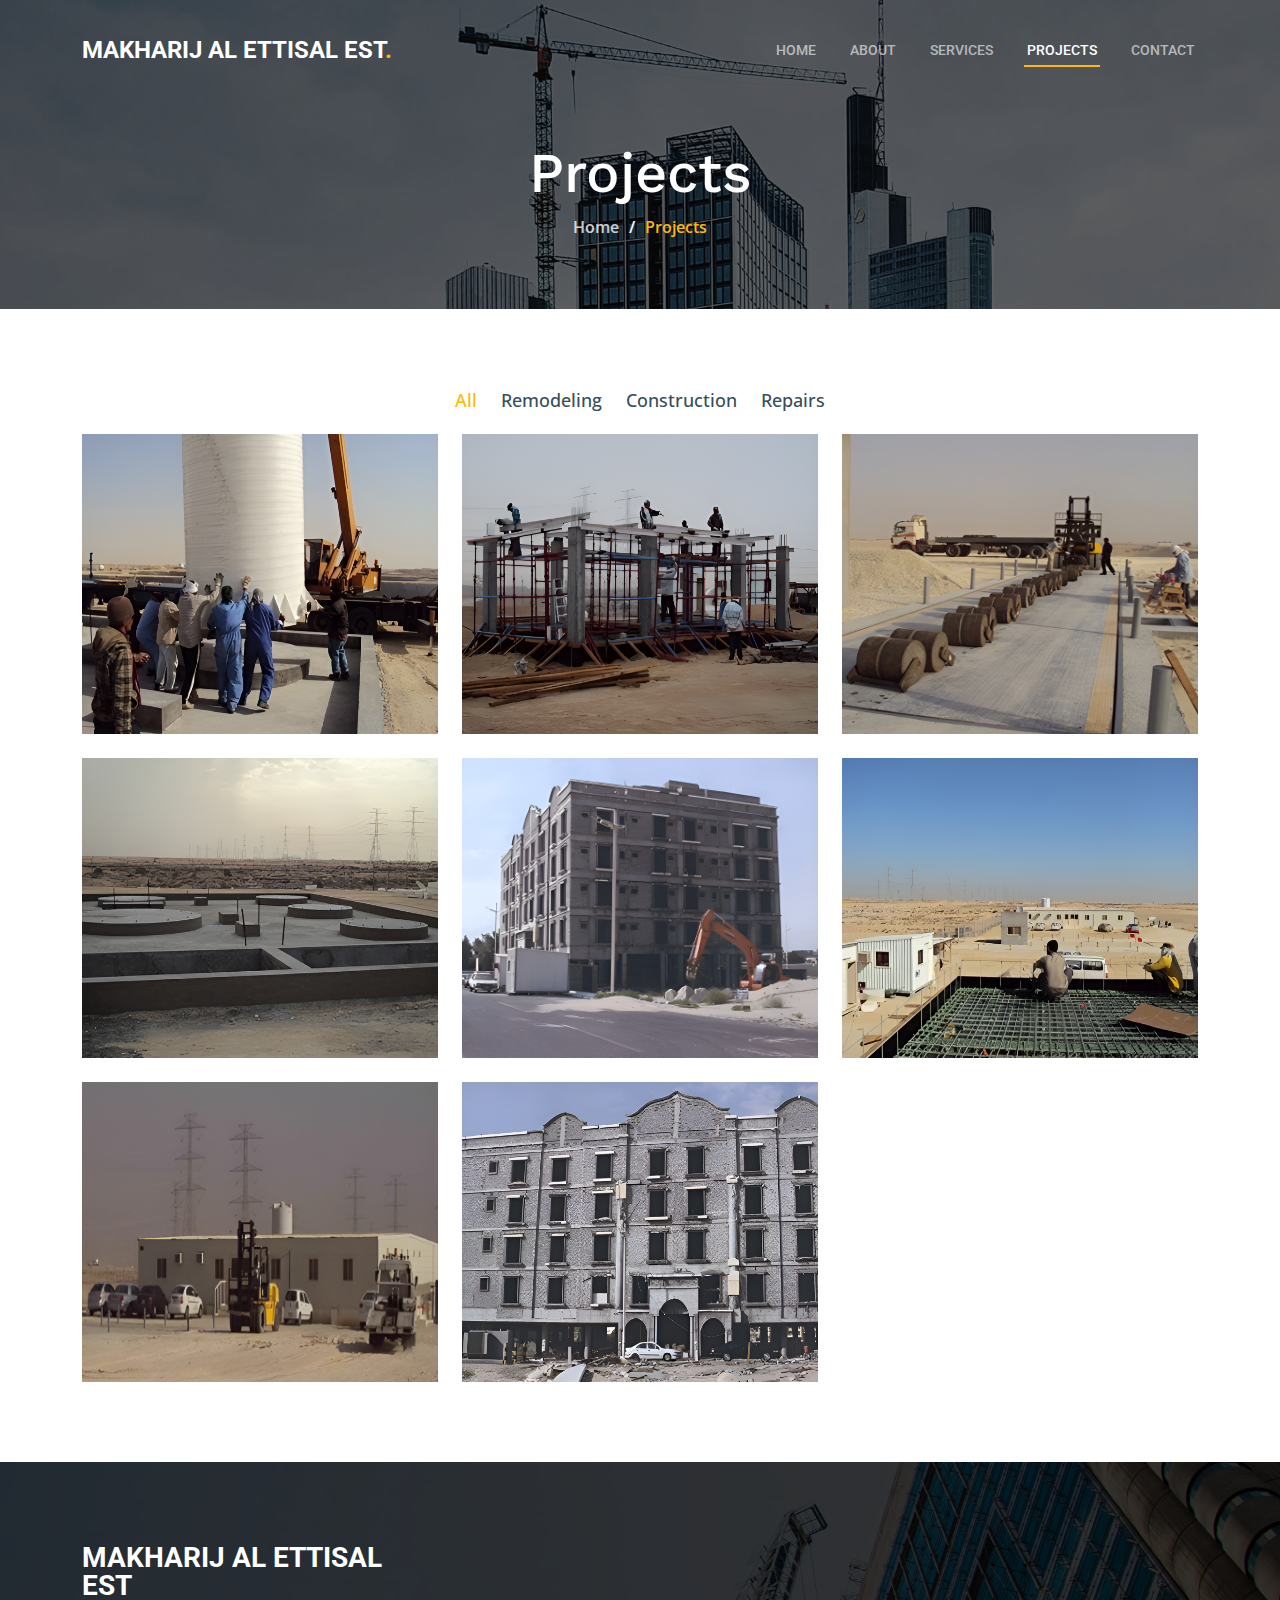
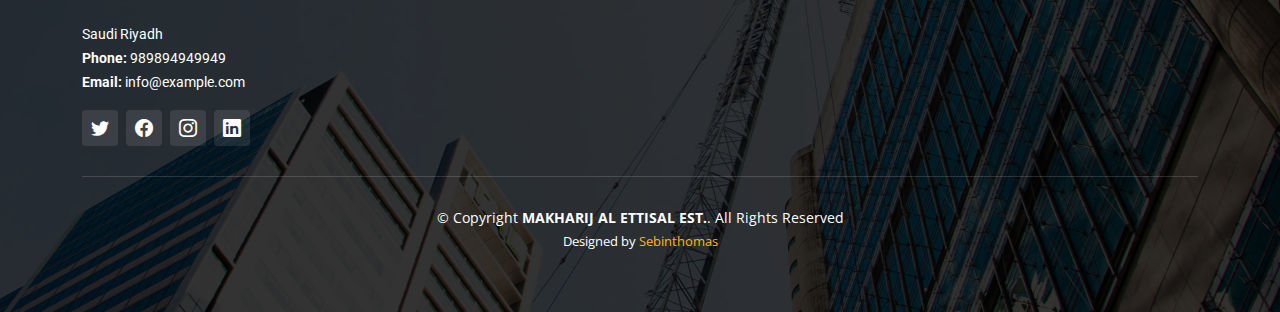
<file: projects.html>
<!DOCTYPE html>
<html lang="en">

<head>
  <meta charset="utf-8">
  <meta content="width=device-width, initial-scale=1.0" name="viewport">

  <title>MAKHARIJ AL ETTISAL EST - Projects</title>
  <meta content="" name="description">
  <meta content="" name="keywords">

  <!-- Favicons -->
  <link href="assets/img/favicon.png" rel="icon">
  <link href="assets/img/apple-touch-icon.png" rel="apple-touch-icon">

  <!-- Google Fonts -->
  <link rel="preconnect" href="https://fonts.googleapis.com">
  <link rel="preconnect" href="https://fonts.gstatic.com" crossorigin>
  <link href="https://fonts.googleapis.com/css2?family=Open+Sans:ital,wght@0,300;0,400;0,500;0,600;0,700;1,300;1,400;1,600;1,700&family=Roboto:ital,wght@0,300;0,400;0,500;0,600;0,700;1,300;1,400;1,500;1,600;1,700&family=Work+Sans:ital,wght@0,300;0,400;0,500;0,600;0,700;1,300;1,400;1,500;1,600;1,700&display=swap" rel="stylesheet">

  <!-- Vendor CSS Files -->
  <link href="vendor/bootstrap/css/bootstrap.min.css" rel="stylesheet">
  <link href="vendor/bootstrap-icons/bootstrap-icons.css" rel="stylesheet">
  <link href="vendor/fontawesome-free/css/all.min.css" rel="stylesheet">
  <link href="vendor/aos/aos.css" rel="stylesheet">
  <link href="vendor/glightbox/css/glightbox.min.css" rel="stylesheet">
  <link href="vendor/swiper/swiper-bundle.min.css" rel="stylesheet">


  <!-- Template Main CSS File -->
  <link href="assets/css/main.css" rel="stylesheet">

  <!-- =======================================================
  * Template Name: UpConstruction
  * Updated: Jan 09 2024 with Bootstrap v5.3.2
  * Template URL: https://bootstrapmade.com/upconstruction-bootstrap-construction-website-template/
  * Author: BootstrapMade.com
  * License: https://bootstrapmade.com/license/
  ======================================================== -->
</head>

<body>

  <!-- ======= Header ======= -->
  <header id="header" class="header d-flex align-items-center">
    <div class="container-fluid container-xl d-flex align-items-center justify-content-between">

      <a href="index.html" class="logo d-flex align-items-center">
        <!-- Uncomment the line below if you also wish to use an image logo -->
        <!-- <img src="assets/img/logo.png" alt=""> -->
        <h1>MAKHARIJ AL ETTISAL EST<span>.</span></h1>
      </a>

      <i class="mobile-nav-toggle mobile-nav-show bi bi-list"></i>
      <i class="mobile-nav-toggle mobile-nav-hide d-none bi bi-x"></i>
      <nav id="navbar" class="navbar">
        <ul>
          <li><a href="index.html">Home</a></li>
          <li><a href="about.html">About</a></li>
          <li><a href="services.html">Services</a></li>
          <li><a href="projects.html" class="active">Projects</a></li>
          <!-- <li><a href="blog.html">Blog</a></li>
          <li class="dropdown"><a href="#"><span>Dropdown</span> <i class="bi bi-chevron-down dropdown-indicator"></i></a>
            <ul>
              <li><a href="#">Dropdown 1</a></li>
              <li class="dropdown"><a href="#"><span>Deep Dropdown</span> <i class="bi bi-chevron-down dropdown-indicator"></i></a>
                <ul>
                  <li><a href="#">Deep Dropdown 1</a></li>
                  <li><a href="#">Deep Dropdown 2</a></li>
                  <li><a href="#">Deep Dropdown 3</a></li>
                  <li><a href="#">Deep Dropdown 4</a></li>
                  <li><a href="#">Deep Dropdown 5</a></li>
                </ul>
              </li>
              <li><a href="#">Dropdown 2</a></li>
              <li><a href="#">Dropdown 3</a></li>
              <li><a href="#">Dropdown 4</a></li>
            </ul>
          </li> -->
          <li><a href="contact.html">Contact</a></li>
        </ul>
      </nav><!-- .navbar -->

    </div>
  </header><!-- End Header -->

  <main id="main">

    <!-- ======= Breadcrumbs ======= -->
    <div class="breadcrumbs d-flex align-items-center" style="background-image: url('assets/img/breadcrumbs-bg.jpg');">
      <div class="container position-relative d-flex flex-column align-items-center" data-aos="fade">

        <h2>Projects</h2>
        <ol>
          <li><a href="index.html">Home</a></li>
          <li>Projects</li>
        </ol>

      </div>
    </div><!-- End Breadcrumbs -->

    <!-- ======= Our Projects Section ======= -->
    <section id="projects" class="projects">
      <div class="container" data-aos="fade-up">

        <div class="portfolio-isotope" data-portfolio-filter="*" data-portfolio-layout="masonry" data-portfolio-sort="original-order">

          <ul class="portfolio-flters" data-aos="fade-up" data-aos-delay="100">
            <li data-filter="*" class="filter-active">All</li>
            <li data-filter=".filter-remodeling">Remodeling</li>
            <li data-filter=".filter-construction">Construction</li>
            <li data-filter=".filter-repairs">Repairs</li>
            <!-- <li data-filter=".filter-design">Design</li> -->
          </ul><!-- End Projects Filters -->

          <div class="row gy-4 portfolio-container" data-aos="fade-up" data-aos-delay="200">

            <div class="col-lg-4 col-md-6 portfolio-item filter-remodeling">
              <div class="portfolio-content h-100">
                <img src="assets/img/projects/remodeling1.png" class="img-fluid" alt="">
                <div class="portfolio-info">
                  <h4>Remodeling 1</h4>
                  
                  <a href="assets/img/projects/remodeling1.png" title="Remodeling 1" data-gallery="portfolio-gallery-remodeling" class="glightbox preview-link"><i class="bi bi-zoom-in"></i></a>
                  <a href="project-details.html" title="More Details" class="details-link"><i class="bi bi-link-45deg"></i></a>
                </div>
              </div>
            </div><!-- End Projects Item -->

            <div class="col-lg-4 col-md-6 portfolio-item filter-construction">
              <div class="portfolio-content h-100">
                <img src="assets/img/projects/constructing1 (1).png" class="img-fluid" alt="">
                <div class="portfolio-info">
                  <h4>Construction 1</h4>
                
                  <a href="assets/img/projects/constructing1 (1).png" title="Construction 1" data-gallery="portfolio-gallery-construction" class="glightbox preview-link"><i class="bi bi-zoom-in"></i></a>
                  <a href="project-details.html" title="More Details" class="details-link"><i class="bi bi-link-45deg"></i></a>
                </div>
              </div>
            </div><!-- End Projects Item -->

            <div class="col-lg-4 col-md-6 portfolio-item filter-repairs">
              <div class="portfolio-content h-100">
                <img src="assets/img/projects/repair1.png" class="img-fluid" alt="">
                <div class="portfolio-info">
                  <h4>Repairs 1</h4>
                  
                  <a href="assets/img/projects/repair1.png" title="Repairs 1" data-gallery="portfolio-gallery-repairs" class="glightbox preview-link"><i class="bi bi-zoom-in"></i></a>
                  <a href="project-details.html" title="More Details" class="details-link"><i class="bi bi-link-45deg"></i></a>
                </div>
              </div>
            </div><!-- End Projects Item -->

            <!-- <div class="col-lg-4 col-md-6 portfolio-item filter-design">
              <div class="portfolio-content h-100">
                <img src="assets/img/projects/design-1.jpg" class="img-fluid" alt="">
                <div class="portfolio-info">
                  <h4>Design 1</h4>
                  <p>Lorem ipsum, dolor sit amet consectetur</p>
                  <a href="assets/img/projects/design-1.jpg" title="Repairs 1" data-gallery="portfolio-gallery-book" class="glightbox preview-link"><i class="bi bi-zoom-in"></i></a>
                  <a href="project-details.html" title="More Details" class="details-link"><i class="bi bi-link-45deg"></i></a>
                </div>
              </div>
            </div>End Projects Item -->

            <div class="col-lg-4 col-md-6 portfolio-item filter-remodeling">
              <div class="portfolio-content h-100">
                <img src="assets/img/projects/remodeling2.png" class="img-fluid" alt="">
                <div class="portfolio-info">
                  <h4>Remodeling 2</h4>
                  
                  <a href="assets/img/projects/remodeling2.png" title="Remodeling 2" data-gallery="portfolio-gallery-remodeling" class="glightbox preview-link"><i class="bi bi-zoom-in"></i></a>
                  <!-- <a href="project-details.html" title="More Details" class="details-link"><i class="bi bi-link-45deg"></i></a> -->
                </div>
              </div>
            </div><!-- End Projects Item -->

            <div class="col-lg-4 col-md-6 portfolio-item filter-construction">
              <div class="portfolio-content h-100">
                <img src="assets/img/projects/constructing2 (1).png" class="img-fluid" alt="">
                <div class="portfolio-info">
                  <h4>Construction 2</h4>
                  
                  <a href="assets/img/projects/constructing2 (1).png" title="Construction 2" data-gallery="portfolio-gallery-construction" class="glightbox preview-link"><i class="bi bi-zoom-in"></i></a>
                  <!-- <a href="project-details.html" title="More Details" class="details-link"><i class="bi bi-link-45deg"></i></a> -->
                </div>
              </div>
            </div><!-- End Projects Item -->

            <div class="col-lg-4 col-md-6 portfolio-item filter-repairs">
              <div class="portfolio-content h-100">
                <img src="assets/img/projects/repair2.png" class="img-fluid" alt="">
                <div class="portfolio-info">
                  <h4>Repairs 2</h4>
                  
                  <a href="assets/img/projects/repair2.png" title="Repairs 2" data-gallery="portfolio-gallery-repairs" class="glightbox preview-link"><i class="bi bi-zoom-in"></i></a>
                  <!-- <a href="project-details.html" title="More Details" class="details-link"><i class="bi bi-link-45deg"></i></a> -->
                </div>
              </div>
            </div><!-- End Projects Item -->

            <!-- <div class="col-lg-4 col-md-6 portfolio-item filter-design">
              <div class="portfolio-content h-100">
                <img src="assets/img/projects/design-2.jpg" class="img-fluid" alt="">
                <div class="portfolio-info">
                  <h4>Design 2</h4>
                  <p>Lorem ipsum, dolor sit amet consectetur</p>
                  <a href="assets/img/projects/design-2.jpg" title="Repairs 2" data-gallery="portfolio-gallery-book" class="glightbox preview-link"><i class="bi bi-zoom-in"></i></a>
                  <a href="project-details.html" title="More Details" class="details-link"><i class="bi bi-link-45deg"></i></a>
                </div>
              </div>
            </div>End Projects Item -->

            <div class="col-lg-4 col-md-6 portfolio-item filter-remodeling">
              <div class="portfolio-content h-100">
                <img src="assets/img/projects/remodeling3.png" class="img-fluid" alt="">
                <div class="portfolio-info">
                  <h4>Remodeling 3</h4>
                  <!-- <p>Lorem ipsum, dolor sit amet consectetur</p> -->
                  <a href="assets/img/projects/remodeling3.png" title="Remodeling 3" data-gallery="portfolio-gallery-remodeling" class="glightbox preview-link"><i class="bi bi-zoom-in"></i></a>
                  <!-- <a href="project-details.html" title="More Details" class="details-link"><i class="bi bi-link-45deg"></i></a> -->
                </div>
              </div>
            </div><!-- End Projects Item -->

            <div class="col-lg-4 col-md-6 portfolio-item filter-construction">
              <div class="portfolio-content h-100">
                <img src="assets/img/projects/constructing3 (1).png" class="img-fluid" alt="">
                <div class="portfolio-info">
                  <h4>Construction 3</h4>
                  <!-- <p>Lorem ipsum, dolor sit amet consectetur</p> --> 
                  <a href="assets/img/projects/constructing3 (1).png" title="Construction 3" data-gallery="portfolio-gallery-construction" class="glightbox preview-link"><i class="bi bi-zoom-in"></i></a>
                  <!-- <a href="project-details.html" title="More Details" class="details-link"><i class="bi bi-link-45deg"></i></a> -->
                <!-- </div> -->
              </div>
            </div><!-- End Projects Item -->

            <div class="col-lg-4 col-md-6 portfolio-item filter-repairs">
              <div class="portfolio-content h-100">
                <img src="assets/img/projects/repair3.png" class="img-fluid" alt="">
                 <div class="portfolio-info">
                  <h4>Repairs 3</h4>
                  
                  <a href="assets/img/projects/repair3.png" title="Repairs 2" data-gallery="portfolio-gallery-repairs" class="glightbox preview-link"><i class="bi bi-zoom-in"></i></a>
                  <!-- <a href="project-details.html" title="More Details" class="details-link"><i class="bi bi-link-45deg"></i></a> -->
                </div> 
              </div>
            </div><!-- End Projects Item -->

            <!-- <div class="col-lg-4 col-md-6 portfolio-item filter-design">
              <div class="portfolio-content h-100">
                <img src="assets/img/projects/design-3.jpg" class="img-fluid" alt="">
                <div class="portfolio-info">
                  <h4>Design 3</h4>
                  <p>Lorem ipsum, dolor sit amet consectetur</p>
                  <a href="assets/img/projects/design-3.jpg" title="Repairs 3" data-gallery="portfolio-gallery-book" class="glightbox preview-link"><i class="bi bi-zoom-in"></i></a>
                  <a href="project-details.html" title="More Details" class="details-link"><i class="bi bi-link-45deg"></i></a>
                </div>
              </div>
            </div>End Projects Item -->

          </div><!-- End Projects Container -->

        </div>

      </div>
    </section><!-- End Our Projects Section -->

  </main><!-- End #main -->

  <!-- ======= Footer ======= -->
  <footer id="footer" class="footer">

    <div class="footer-content position-relative">
      <div class="container">
        <div class="row">

          <div class="col-lg-4 col-md-6">
            <div class="footer-info">
              <h3>MAKHARIJ AL ETTISAL EST</h3>
              <p>
                Saudi Riyadh <br>
                <!-- NY 535022, USA<br><br> -->
                <strong>Phone:</strong> 989894949949<br>
                <strong>Email:</strong> info@example.com<br>
              </p>
              <div class="social-links d-flex mt-3">
                <a href="#" class="d-flex align-items-center justify-content-center"><i class="bi bi-twitter"></i></a>
                <a href="#" class="d-flex align-items-center justify-content-center"><i class="bi bi-facebook"></i></a>
                <a href="#" class="d-flex align-items-center justify-content-center"><i class="bi bi-instagram"></i></a>
                <a href="#" class="d-flex align-items-center justify-content-center"><i class="bi bi-linkedin"></i></a>
              </div>
            </div>
          </div><!-- End footer info column-->

         

          

         

         

        </div>
      </div>
    </div>

    <div class="footer-legal text-center position-relative">
      <div class="container">
        <div class="copyright">
          &copy; Copyright <strong><span>MAKHARIJ AL ETTISAL EST.</span></strong>. All Rights Reserved
        </div>
        <div class="credits">
          <!-- All the links in the footer should remain intact. -->
          <!-- You can delete the links only if you purchased the pro version. -->
          <!-- Licensing information: https://bootstrapmade.com/license/ -->
          <!-- Purchase the pro version with working PHP/AJAX contact form: https://bootstrapmade.com/upconstruction-bootstrap-construction-website-template/ -->
          Designed by <a href="https://www.linkedin.com/in/sebin-thomas2001">Sebinthomas</a>
        </div>
      </div>
    </div>

  </footer>
  <!-- End Footer -->

  <a href="#" class="scroll-top d-flex align-items-center justify-content-center"><i class="bi bi-arrow-up-short"></i></a>

  <div id="preloader"></div>

  <!-- Vendor JS Files -->
  <script src="vendor/bootstrap/js/bootstrap.bundle.min.js"></script>
  <script src="vendor/aos/aos.js"></script>
  <script src="vendor/glightbox/js/glightbox.min.js"></script>
  <script src="vendor/isotope-layout/isotope.pkgd.min.js"></script>
  <script src="vendor/swiper/swiper-bundle.min.js"></script>
  <script src="vendor/purecounter/purecounter_vanilla.js"></script>
  <script src="vendor/php-email-form/validate.js"></script>


  <!-- Template Main JS File -->
  <script src="assets/js/main.js"></script>

</body>

</html>
</file>
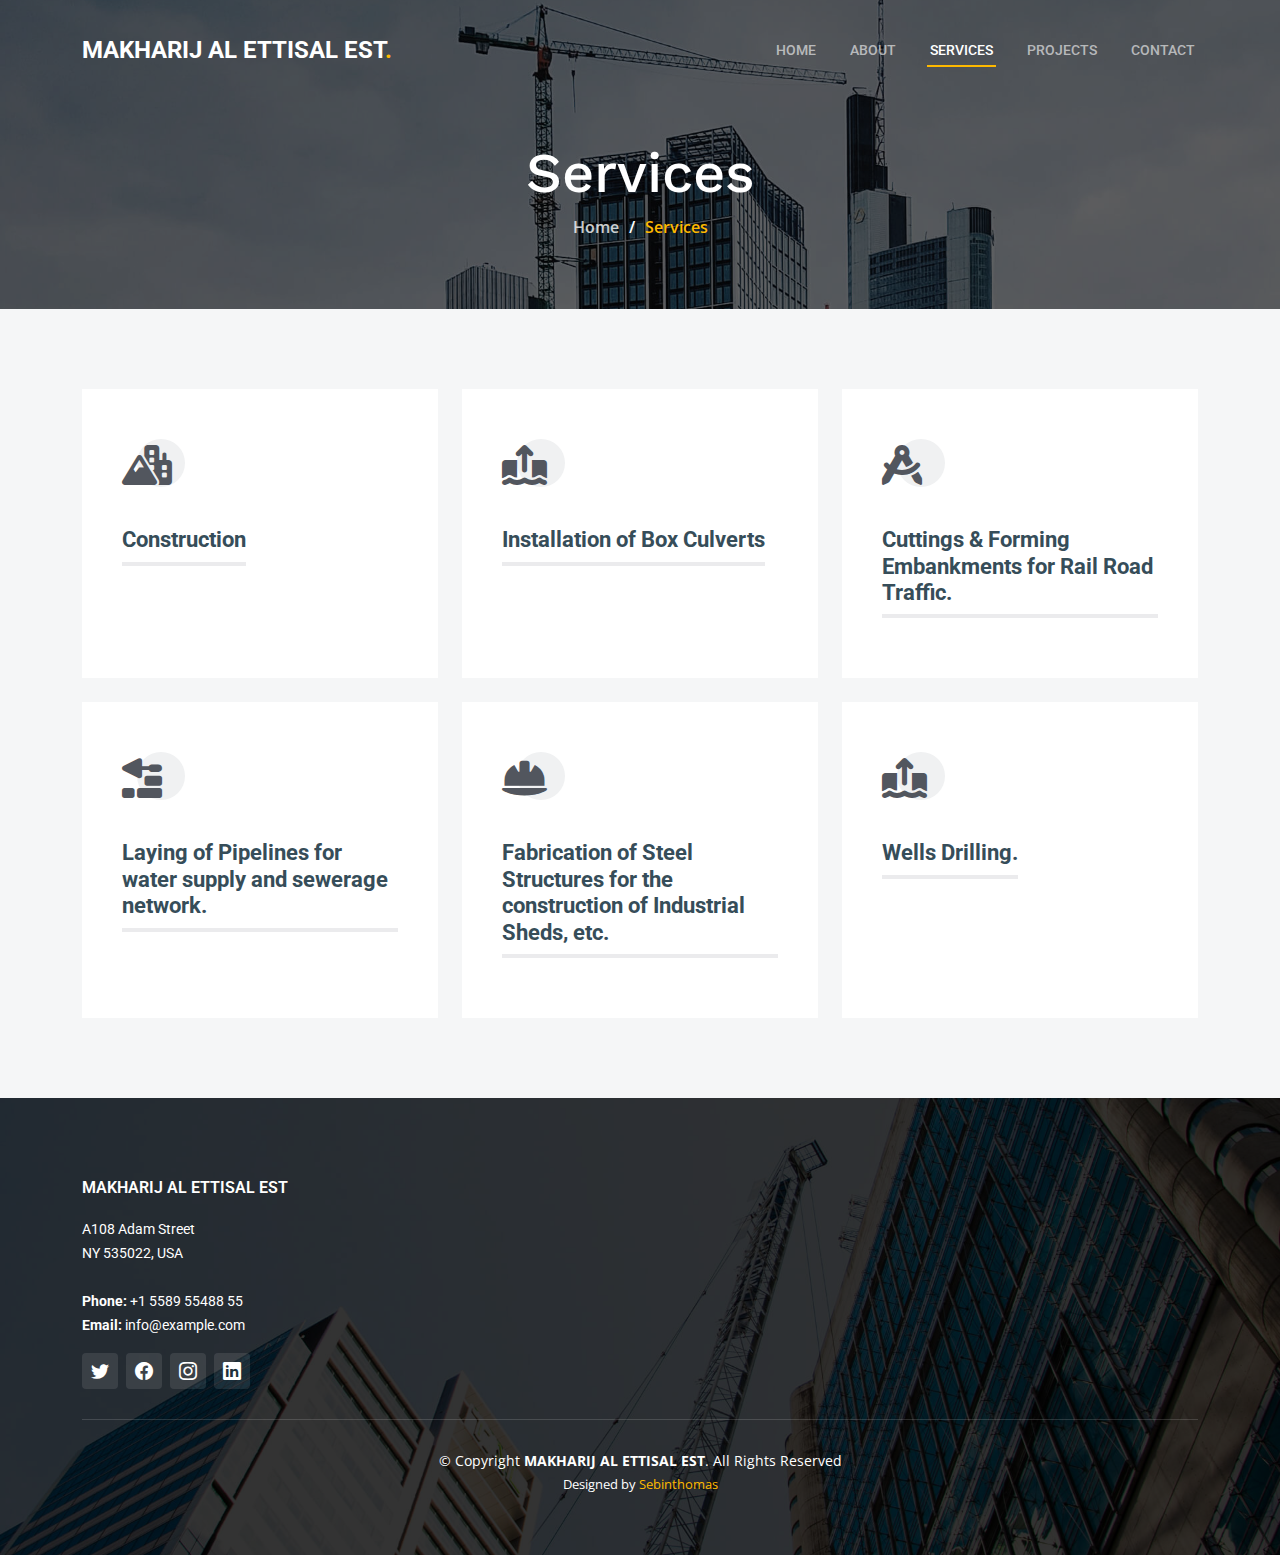
<file: services.html>
<!DOCTYPE html>
<html lang="en">

<head>
  <meta charset="utf-8">
  <meta content="width=device-width, initial-scale=1.0" name="viewport">

  <title>MAKHARIJ AL ETTISAL EST.</title>
  <meta content="" name="description">
  <meta content="" name="keywords">

  <!-- Favicons -->
  <link href="assets/img/favicon.png" rel="icon">
  <link href="assets/img/apple-touch-icon.png" rel="apple-touch-icon">

  <!-- Google Fonts -->
  <link rel="preconnect" href="https://fonts.googleapis.com">
  <link rel="preconnect" href="https://fonts.gstatic.com" crossorigin>
  <link href="https://fonts.googleapis.com/css2?family=Open+Sans:ital,wght@0,300;0,400;0,500;0,600;0,700;1,300;1,400;1,600;1,700&family=Roboto:ital,wght@0,300;0,400;0,500;0,600;0,700;1,300;1,400;1,500;1,600;1,700&family=Work+Sans:ital,wght@0,300;0,400;0,500;0,600;0,700;1,300;1,400;1,500;1,600;1,700&display=swap" rel="stylesheet">

  <!-- Vendor CSS Files -->
  <link href="vendor/bootstrap/css/bootstrap.min.css" rel="stylesheet">
  <link href="vendor/bootstrap-icons/bootstrap-icons.css" rel="stylesheet">
  <link href="vendor/fontawesome-free/css/all.min.css" rel="stylesheet">
  <link href="vendor/aos/aos.css" rel="stylesheet">
  <link href="vendor/glightbox/css/glightbox.min.css" rel="stylesheet">
  <link href="vendor/swiper/swiper-bundle.min.css" rel="stylesheet">

  <!-- Template Main CSS File -->
  <link href="assets/css/main.css" rel="stylesheet">

  <!-- =======================================================
  * Template Name: UpConstruction
  * Updated: Jan 09 2024 with Bootstrap v5.3.2
  * Template URL: https://bootstrapmade.com/upconstruction-bootstrap-construction-website-template/
  * Author: BootstrapMade.com
  * License: https://bootstrapmade.com/license/
  ======================================================== -->
</head>

<body>

  <!-- ======= Header ======= -->
  <header id="header" class="header d-flex align-items-center">
    <div class="container-fluid container-xl d-flex align-items-center justify-content-between">

      <a href="index.html" class="logo d-flex align-items-center">
        <!-- Uncomment the line below if you also wish to use an image logo -->
        <!-- <img src="assets/img/logo.png" alt=""> -->
        <h1>MAKHARIJ AL ETTISAL EST<span>.</span></h1>
      </a>

      <i class="mobile-nav-toggle mobile-nav-show bi bi-list"></i>
      <i class="mobile-nav-toggle mobile-nav-hide d-none bi bi-x"></i>
      <nav id="navbar" class="navbar">
        <ul>
          <li><a href="index.html">Home</a></li>
          <li><a href="about.html">About</a></li>
          <li><a href="services.html" class="active">Services</a></li>
          <li><a href="projects.html">Projects</a></li>
          <!-- <li><a href="blog.html">Blog</a></li>
          <li class="dropdown"><a href="#"><span>Dropdown</span> <i class="bi bi-chevron-down dropdown-indicator"></i></a>
            <ul>
              <li><a href="#">Dropdown 1</a></li>
              <li class="dropdown"><a href="#"><span>Deep Dropdown</span> <i class="bi bi-chevron-down dropdown-indicator"></i></a>
                <ul>
                  <li><a href="#">Deep Dropdown 1</a></li>
                  <li><a href="#">Deep Dropdown 2</a></li>
                  <li><a href="#">Deep Dropdown 3</a></li>
                  <li><a href="#">Deep Dropdown 4</a></li>
                  <li><a href="#">Deep Dropdown 5</a></li>
                </ul>
              </li>
              <li><a href="#">Dropdown 2</a></li>
              <li><a href="#">Dropdown 3</a></li>
              <li><a href="#">Dropdown 4</a></li>
            </ul>
          </li> -->
          <li><a href="contact.html">Contact</a></li>
        </ul>
      </nav><!-- .navbar -->

    </div>
  </header><!-- End Header -->

  <main id="main">

    <!-- ======= Breadcrumbs ======= -->
    <div class="breadcrumbs d-flex align-items-center" style="background-image: url('assets/img/breadcrumbs-bg.jpg');">
      <div class="container position-relative d-flex flex-column align-items-center" data-aos="fade">

        <h2>Services</h2>
        <ol>
          <li><a href="index.html">Home</a></li>
          <li>Services</li>
        </ol>

      </div>
    </div><!-- End Breadcrumbs -->

    <!-- ======= Services Section ======= -->
    <section id="services" class="services section-bg">
      <div class="container" data-aos="fade-up">

        <div class="row gy-4">

          <div class="col-lg-4 col-md-6" data-aos="fade-up" data-aos-delay="100">
            <div class="service-item  position-relative">
              <div class="icon">
                <i class="fa-solid fa-mountain-city"></i>
              </div>
              <h3>Construction</h3>
             
              <!-- <a href="service-details.html" class="readmore stretched-link">Learn more <i class="bi bi-arrow-right"></i></a> -->
            </div>
          </div><!-- End Service Item -->

          <div class="col-lg-4 col-md-6" data-aos="fade-up" data-aos-delay="200">
            <div class="service-item position-relative">
              <div class="icon">
                <i class="fa-solid fa-arrow-up-from-ground-water"></i>
              </div>
              <h3>Installation of Box Culverts</h3>
              
              <!-- <a href="service-details.html" class="readmore stretched-link">Learn more <i class="bi bi-arrow-right"></i></a> -->
            </div>
          </div><!-- End Service Item -->

          <div class="col-lg-4 col-md-6" data-aos="fade-up" data-aos-delay="300">
            <div class="service-item position-relative">
              <div class="icon">
                <i class="fa-solid fa-compass-drafting"></i>
              </div>
              <h3>Cuttings & Forming Embankments for Rail Road Traffic.</h3>
              <p></p>
              <!-- <a href="service-details.html" class="readmore stretched-link">Learn more <i class="bi bi-arrow-right"></i></a>/ -->
            </div>
          </div><!-- End Service Item -->

          <div class="col-lg-4 col-md-6" data-aos="fade-up" data-aos-delay="400">
            <div class="service-item position-relative">
              <div class="icon">
                <i class="fa-solid fa-trowel-bricks"></i>
              </div>
              <h3>Laying of Pipelines for water supply and sewerage network.</h3>
             
              <!-- <a href="service-details.html" class="readmore stretched-link">Learn more <i class="bi bi-arrow-right"></i></a> -->
            </div>
          </div><!-- End Service Item -->

          <div class="col-lg-4 col-md-6" data-aos="fade-up" data-aos-delay="500">
            <div class="service-item position-relative">
              <div class="icon">
                <i class="fa-solid fa-helmet-safety"></i>
              </div>
              <h3>Fabrication of Steel Structures for the construction of Industrial Sheds, etc.</h3>
             
              <!-- <a href="service-details.html" class="readmore stretched-link">Learn more <i class="bi bi-arrow-right"></i></a> -->
            </div>
          </div><!-- End Service Item -->

          <div class="col-lg-4 col-md-6" data-aos="fade-up" data-aos-delay="600">
            <div class="service-item position-relative">
              <div class="icon">
                <i class="fa-solid fa-arrow-up-from-ground-water"></i>
              </div>
              <h3>Wells Drilling.</h3>
             
              <!-- <a href="service-details.html" class="readmore stretched-link">Learn more <i class="bi bi-arrow-right"></i></a> -->
            </div>
          </div><!-- End Service Item -->

        </div>

      </div>
    </section><!-- End Services Section -->

    <!-- ======= Servie Cards Section ======= -->
   
  <!-- ======= Footer ======= -->
  <footer id="footer" class="footer">

    <div class="footer-content position-relative">
      <div class="container">
        <div class="row">

          <div class="col-lg-4 col-md-6">
            <div class="footer-info">
              <h4>MAKHARIJ AL ETTISAL EST</h4>
              <p>
                A108 Adam Street <br>
                NY 535022, USA<br><br>
                <strong>Phone:</strong> +1 5589 55488 55<br>
                <strong>Email:</strong> info@example.com<br>
              </p>
              <div class="social-links d-flex mt-3">
                <a href="#" class="d-flex align-items-center justify-content-center"><i class="bi bi-twitter"></i></a>
                <a href="#" class="d-flex align-items-center justify-content-center"><i class="bi bi-facebook"></i></a>
                <a href="#" class="d-flex align-items-center justify-content-center"><i class="bi bi-instagram"></i></a>
                <a href="#" class="d-flex align-items-center justify-content-center"><i class="bi bi-linkedin"></i></a>
              </div>
            </div>
          </div><!-- End footer info column-->

         

          

         

         

        </div>
      </div>
    </div>

    <div class="footer-legal text-center position-relative">
      <div class="container">
        <div class="copyright">
          &copy; Copyright <strong><span>MAKHARIJ AL ETTISAL EST</span></strong>. All Rights Reserved
        </div>
        <div class="credits">
          <!-- All the links in the footer should remain intact. -->
          <!-- You can delete the links only if you purchased the pro version. -->
          <!-- Licensing information: https://bootstrapmade.com/license/ -->
          <!-- Purchase the pro version with working PHP/AJAX contact form: https://bootstrapmade.com/upconstruction-bootstrap-construction-website-template/ -->
          Designed by <a href="https://www.linkedin.com/in/sebin-thomas2001">Sebinthomas</a>
        </div>
      </div>
    </div>

  </footer>
  <!-- End Footer -->

  <a href="#" class="scroll-top d-flex align-items-center justify-content-center"><i class="bi bi-arrow-up-short"></i></a>

  <div id="preloader"></div>

  <!-- Vendor JS Files -->
  <script src="vendor/bootstrap/js/bootstrap.bundle.min.js"></script>
  <script src="vendor/aos/aos.js"></script>
  <script src="vendor/glightbox/js/glightbox.min.js"></script>
  <script src="vendor/isotope-layout/isotope.pkgd.min.js"></script>
  <script src="vendor/swiper/swiper-bundle.min.js"></script>
  <script src="vendor/purecounter/purecounter_vanilla.js"></script>
  <script src="vendor/php-email-form/validate.js"></script>

  <!-- Template Main JS File -->
  <script src="assets/js/main.js"></script>

</body>

</html>
</file>
<file: assets/css/main.css>
/**
* Template Name: UpConstruction
* Updated: Jan 09 2024 with Bootstrap v5.3.2
* Template URL: https://bootstrapmade.com/upconstruction-bootstrap-construction-website-template/
* Author: BootstrapMade.com
* License: https://bootstrapmade.com/license/
*/

/*--------------------------------------------------------------
# Set main reusable colors and fonts using CSS variables
# Learn more about CSS variables at https://developer.mozilla.org/en-US/docs/Web/CSS/Using_CSS_custom_properties
--------------------------------------------------------------*/
/* Fonts */
:root {
  --font-default: "Open Sans", system-ui, -apple-system, "Segoe UI", Roboto, "Helvetica Neue", Arial, "Noto Sans", "Liberation Sans", sans-serif, "Apple Color Emoji", "Segoe UI Emoji", "Segoe UI Symbol", "Noto Color Emoji";
  --font-primary: "Roboto", sans-serif;
  --font-secondary: "Work Sans", sans-serif;
}

/* Colors */
:root {
  --color-default: #364d59;
  --color-primary: #feb900;
  --color-secondary: #52565e;
}

/* Smooth scroll behavior */
:root {
  scroll-behavior: smooth;
}

/*--------------------------------------------------------------
# General
--------------------------------------------------------------*/
body {
  font-family: var(--font-default);
  color: var(--color-default);
  overflow-x: hidden;
}

a {
  color: var(--color-primary);
  text-decoration: none;
}

a:hover {
  color: #ffc732;
  text-decoration: none;
}

h1,
h2,
h3,
h4,
h5,
h6 {
  font-family: var(--font-primary);
}

/*--------------------------------------------------------------
# Sections & Section Header
--------------------------------------------------------------*/
section {
  padding: 80px 0;
  overflow: hidden;
}

.section-bg {
  background-color: #f5f6f7;
}

.section-header {
  text-align: center;
  padding-bottom: 70px;
}

.section-header h2 {
  font-size: 32px;
  font-weight: 700;
  position: relative;
  color: #2e3135;
}

.section-header h2:before,
.section-header h2:after {
  content: "";
  width: 50px;
  height: 2px;
  background: var(--color-primary);
  display: inline-block;
}

.section-header h2:before {
  margin: 0 15px 10px 0;
}

.section-header h2:after {
  margin: 0 0 10px 15px;
}

.section-header p {
  margin: 0 auto 0 auto;
}

@media (min-width: 1199px) {
  .section-header p {
    max-width: 60%;
  }
}

/*--------------------------------------------------------------
# Breadcrumbs
--------------------------------------------------------------*/
.breadcrumbs {
  padding: 140px 0 60px 0;
  min-height: 30vh;
  position: relative;
  background-size: cover;
  background-position: center;
  background-repeat: no-repeat;
}

.breadcrumbs:before {
  content: "";
  background-color: rgba(0, 0, 0, 0.6);
  position: absolute;
  inset: 0;
}

.breadcrumbs h2 {
  font-size: 56px;
  font-weight: 500;
  color: #fff;
  font-family: var(--font-secondary);
}

.breadcrumbs ol {
  display: flex;
  flex-wrap: wrap;
  list-style: none;
  padding: 0 0 10px 0;
  margin: 0;
  font-size: 16px;
  font-weight: 600;
  color: var(--color-primary);
}

.breadcrumbs ol a {
  color: rgba(255, 255, 255, 0.8);
  transition: 0.3s;
}

.breadcrumbs ol a:hover {
  text-decoration: underline;
}

.breadcrumbs ol li+li {
  padding-left: 10px;
}

.breadcrumbs ol li+li::before {
  display: inline-block;
  padding-right: 10px;
  color: #fff;
  content: "/";
}

/*--------------------------------------------------------------
# Scroll top button
--------------------------------------------------------------*/
.scroll-top {
  position: fixed;
  visibility: hidden;
  opacity: 0;
  right: 15px;
  bottom: 15px;
  z-index: 99999;
  background: var(--color-primary);
  width: 40px;
  height: 40px;
  border-radius: 4px;
  transition: all 0.4s;
}

.scroll-top i {
  font-size: 24px;
  color: var(--color-secondary);
  line-height: 0;
}

.scroll-top:hover {
  background: #ffc732;
  color: #fff;
}

.scroll-top.active {
  visibility: visible;
  opacity: 1;
}

/*--------------------------------------------------------------
# Preloader
--------------------------------------------------------------*/
#preloader {
  position: fixed;
  inset: 0;
  z-index: 999999;
  overflow: hidden;
  background: #fff;
  transition: all 0.6s ease-out;
}

#preloader:before {
  content: "";
  position: fixed;
  top: calc(50% - 30px);
  left: calc(50% - 30px);
  border: 6px solid #fff;
  border-color: var(--color-primary) transparent var(--color-primary) transparent;
  border-radius: 50%;
  width: 60px;
  height: 60px;
  animation: animate-preloader 1.5s linear infinite;
}

@keyframes animate-preloader {
  0% {
    transform: rotate(0deg);
  }

  100% {
    transform: rotate(360deg);
  }
}

/*--------------------------------------------------------------
# Disable aos animation delay on mobile devices
--------------------------------------------------------------*/
@media screen and (max-width: 768px) {
  [data-aos-delay] {
    transition-delay: 0 !important;
  }
}

/*--------------------------------------------------------------
# Header
--------------------------------------------------------------*/
.header {
  z-index: 997;
  position: absolute;
  padding: 30px 0;
  top: 0;
  left: 0;
  right: 0;
}

.header .logo img {
  max-height: 40px;
  margin-right: 6px;
}

.header .logo h1 {
  font-size: 24px;
  font-weight: 700;
  color: #fff;
  margin-bottom: 0;
  font-family: var(--font-primary);
}

.header .logo h1 span {
  color: var(--color-primary);
}

/*--------------------------------------------------------------
# Desktop Navigation
--------------------------------------------------------------*/
@media (min-width: 1280px) {
  .navbar {
    padding: 0;
  }

  .navbar ul {
    margin: 0;
    padding: 0;
    display: flex;
    list-style: none;
    align-items: center;
  }

  .navbar li {
    position: relative;
  }

  .navbar>ul>li {
    white-space: nowrap;
    padding: 10px 0 10px 28px;
  }

  .navbar a,
  .navbar a:focus {
    display: flex;
    align-items: center;
    justify-content: space-between;
    padding: 0 3px;
    font-family: var(--font-primary);
    font-size: 14px;
    font-weight: 500;
    color: rgba(255, 255, 255, 0.6);
    text-transform: uppercase;
    white-space: nowrap;
    transition: 0.3s;
    position: relative;
  }

  .navbar a i,
  .navbar a:focus i {
    font-size: 12px;
    line-height: 0;
    margin-left: 5px;
  }

  .navbar>ul>li>a:before {
    content: "";
    position: absolute;
    width: 100%;
    height: 2px;
    bottom: -6px;
    left: 0;
    background-color: var(--color-primary);
    visibility: hidden;
    width: 0px;
    transition: all 0.3s ease-in-out 0s;
  }

  .navbar a:hover:before,
  .navbar li:hover>a:before,
  .navbar .active:before {
    visibility: visible;
    width: 100%;
  }

  .navbar a:hover,
  .navbar .active,
  .navbar .active:focus,
  .navbar li:hover>a {
    color: #fff;
  }

  .navbar .dropdown ul {
    display: block;
    position: absolute;
    left: 28px;
    top: calc(100% + 30px);
    margin: 0;
    padding: 10px 0;
    z-index: 99;
    opacity: 0;
    visibility: hidden;
    background: #fff;
    box-shadow: 0px 0px 30px rgba(127, 137, 161, 0.25);
    transition: 0.3s;
  }

  .navbar .dropdown ul li {
    min-width: 200px;
  }

  .navbar .dropdown ul a {
    padding: 10px 20px;
    font-size: 15px;
    text-transform: none;
    color: var(--color-default);
    font-weight: 400;
  }

  .navbar .dropdown ul a i {
    font-size: 12px;
  }

  .navbar .dropdown ul a:hover,
  .navbar .dropdown ul .active:hover,
  .navbar .dropdown ul li:hover>a {
    color: var(--color-primary);
  }

  .navbar .dropdown:hover>ul {
    opacity: 1;
    top: 100%;
    visibility: visible;
  }

  .navbar .dropdown .dropdown ul {
    top: 0;
    left: calc(100% - 30px);
    visibility: hidden;
  }

  .navbar .dropdown .dropdown:hover>ul {
    opacity: 1;
    top: 0;
    left: 100%;
    visibility: visible;
  }
}

@media (min-width: 1280px) and (max-width: 1366px) {
  .navbar .dropdown .dropdown ul {
    left: -90%;
  }

  .navbar .dropdown .dropdown:hover>ul {
    left: -100%;
  }
}

@media (min-width: 1280px) {

  .mobile-nav-show,
  .mobile-nav-hide {
    display: none;
  }
}

/*--------------------------------------------------------------
# Mobile Navigation
--------------------------------------------------------------*/
@media (max-width: 1279px) {
  .navbar {
    position: fixed;
    top: 0;
    right: -100%;
    width: 100%;
    max-width: 400px;
    bottom: 0;
    transition: 0.3s;
    z-index: 9997;
  }

  .navbar ul {
    position: absolute;
    inset: 0;
    padding: 50px 0 10px 0;
    margin: 0;
    background: rgba(0, 0, 0, 0.8);
    overflow-y: auto;
    transition: 0.3s;
    z-index: 9998;
  }

  .navbar a,
  .navbar a:focus {
    display: flex;
    align-items: center;
    justify-content: space-between;
    padding: 10px 20px;
    font-family: var(--font-primary);
    font-size: 15px;
    font-weight: 500;
    color: rgba(255, 255, 255, 0.7);
    white-space: nowrap;
    text-transform: uppercase;
    transition: 0.3s;
  }

  .navbar a i,
  .navbar a:focus i {
    font-size: 12px;
    line-height: 0;
    margin-left: 5px;
  }

  .navbar a:hover,
  .navbar .active,
  .navbar .active:focus,
  .navbar li:hover>a {
    color: #fff;
  }

  .navbar .dropdown ul,
  .navbar .dropdown .dropdown ul {
    position: static;
    display: none;
    padding: 10px 0;
    margin: 10px 20px;
    transition: all 0.5s ease-in-out;
    border: 1px solid #222428;
  }

  .navbar .dropdown>.dropdown-active,
  .navbar .dropdown .dropdown>.dropdown-active {
    display: block;
  }

  .mobile-nav-show {
    position: relative;
    color: #fff;
    font-size: 28px;
    cursor: pointer;
    line-height: 0;
    transition: 0.5s;
    z-index: 9999;
    padding-right: 10px;
  }

  .mobile-nav-hide {
    color: #fff;
    font-size: 32px;
    cursor: pointer;
    line-height: 0;
    transition: 0.5s;
    position: fixed;
    right: 20px;
    top: 20px;
    z-index: 9999;
  }

  .mobile-nav-active {
    overflow: hidden;
  }

  .mobile-nav-active .navbar {
    right: 0;
  }

  .mobile-nav-active .navbar:before {
    content: "";
    position: fixed;
    inset: 0;
    background: rgba(0, 0, 0, 0.6);
    z-index: 9996;
  }
}

/*--------------------------------------------------------------
# Get Started Section
--------------------------------------------------------------*/
.get-started .content {
  padding: 30px 0;
}

.get-started .content h3 {
  font-size: 36px;
  color: var(--color-secondary);
  font-weight: 600;
  margin-bottom: 25px;
  padding-bottom: 25px;
  position: relative;
}

.get-started .content h3:after {
  content: "";
  position: absolute;
  display: block;
  width: 60px;
  height: 4px;
  background: var(--color-primary);
  left: 0;
  bottom: 0;
}

.get-started .content p {
  font-size: 14px;
}

.get-started .php-email-form {
  background: #fff;
  padding: 30px;
  height: 100%;
}

@media (max-width: 575px) {
  .get-started .php-email-form {
    padding: 20px;
  }
}

.get-started .php-email-form h3 {
  font-size: 14px;
  font-weight: 700;
  text-transform: uppercase;
  letter-spacing: 1px;
}

.get-started .php-email-form p {
  font-size: 14px;
  margin-bottom: 20px;
}

.get-started .php-email-form .error-message {
  display: none;
  color: #fff;
  background: #df1529;
  text-align: left;
  padding: 15px;
  margin-bottom: 24px;
  font-weight: 600;
}

.get-started .php-email-form .sent-message {
  display: none;
  color: #fff;
  background: #059652;
  text-align: center;
  padding: 15px;
  margin-bottom: 24px;
  font-weight: 600;
}

.get-started .php-email-form .loading {
  display: none;
  background: #fff;
  text-align: center;
  padding: 15px;
  margin-bottom: 24px;
}

.get-started .php-email-form .loading:before {
  content: "";
  display: inline-block;
  border-radius: 50%;
  width: 24px;
  height: 24px;
  margin: 0 10px -6px 0;
  border: 3px solid #059652;
  border-top-color: #fff;
  animation: animate-loading 1s linear infinite;
}

.get-started .php-email-form input,
.get-started .php-email-form textarea {
  border-radius: 0;
  box-shadow: none;
  font-size: 14px;
  border-radius: 0;
}

.get-started .php-email-form input:focus,
.get-started .php-email-form textarea:focus {
  border-color: var(--color-primary);
}

.get-started .php-email-form input {
  padding: 12px 15px;
}

.get-started .php-email-form textarea {
  padding: 12px 15px;
}

.get-started .php-email-form button[type=submit] {
  background: var(--color-primary);
  border: 0;
  padding: 10px 30px;
  color: #fff;
  transition: 0.4s;
  border-radius: 4px;
}

.get-started .php-email-form button[type=submit]:hover {
  background: rgba(254, 185, 0, 0.8);
}

@keyframes animate-loading {
  0% {
    transform: rotate(0deg);
  }

  100% {
    transform: rotate(360deg);
  }
}

/*--------------------------------------------------------------
# Constructions Section
--------------------------------------------------------------*/
.constructions .card-item {
  border: 1px solid rgba(82, 86, 94, 0.2);
  background: #fff;
  position: relative;
  border-radius: 0;
}

.constructions .card-item .card-bg {
  min-height: 300px;
  background-size: cover;
  background-position: center;
  background-repeat: no-repeat;
}

.constructions .card-item .card-body {
  padding: 30px;
}

.constructions .card-item h4 {
  font-weight: 700;
  font-size: 20px;
  margin-bottom: 15px;
  color: var(--color-secondary);
}

.constructions .card-item p {
  color: var(--color-secondary);
  margin: 0;
}

/*--------------------------------------------------------------
# Services Section
--------------------------------------------------------------*/
.services .service-item {
  padding: 40px;
  background: #fff;
  height: 100%;
}

.services .service-item .icon {
  width: 48px;
  height: 48px;
  position: relative;
  margin-bottom: 50px;
}

.services .service-item .icon i {
  color: var(--color-secondary);
  font-size: 40px;
  transition: ease-in-out 0.3s;
  z-index: 2;
  position: relative;
  line-height: 1.8;
}

.services .service-item .icon:before {
  position: absolute;
  content: "";
  height: 100%;
  width: 100%;
  background: #f0f1f2;
  border-radius: 50px;
  z-index: 1;
  top: 10px;
  right: -15px;
  transition: 0.3s;
}

.services .service-item h3 {
  color: var(--color-default);
  font-weight: 700;
  margin: 0 0 20px 0;
  padding-bottom: 8px;
  font-size: 22px;
  position: relative;
  display: inline-block;
  border-bottom: 4px solid #ebebed;
  transition: 0.3s;
}

.services .service-item p {
  line-height: 24px;
  font-size: 14px;
  margin-bottom: 0;
}

.services .service-item .readmore {
  margin-top: 15px;
  display: inline-block;
  color: var(--color-primary);
}

.services .service-item:hover .icon:before {
  background: var(--color-primary);
}

.services .service-item:hover h3 {
  border-color: var(--color-primary);
}

/*--------------------------------------------------------------
# Features Section
--------------------------------------------------------------*/
.features .nav-tabs {
  border: 0;
}

.features .nav-link {
  padding: 15px 0;
  transition: 0.3s;
  color: var(--color-secondary);
  border-radius: 0;
  display: flex;
  align-items: center;
  justify-content: center;
  cursor: pointer;
  height: 100%;
  border: 0;
  border-bottom: 4px solid #e2e4e6;
}

.features .nav-link i {
  padding-right: 15px;
  font-size: 48px;
}

.features .nav-link h4 {
  font-size: 18px;
  font-weight: 600;
  margin: 0;
}

@media (max-width: 575px) {
  .features .nav-link h4 {
    font-size: 16px;
  }
}

.features .nav-link:hover {
  color: var(--color-primary);
}

.features .nav-link.active {
  color: var(--color-primary);
  background-color: transparent;
  border-color: var(--color-primary);
}

.features .tab-content {
  margin-top: 30px;
}

.features .tab-pane h3 {
  font-weight: 700;
  font-size: 32px;
  position: relative;
  margin-bottom: 20px;
  padding-bottom: 20px;
}

.features .tab-pane h3:after {
  content: "";
  position: absolute;
  display: block;
  width: 60px;
  height: 3px;
  background: var(--color-primary);
  left: 0;
  bottom: 0;
}

.features .tab-pane ul {
  list-style: none;
  padding: 0;
}

.features .tab-pane ul li {
  padding-top: 10px;
}

.features .tab-pane ul i {
  font-size: 20px;
  padding-right: 4px;
  color: var(--color-primary);
}

.features .tab-pane p:last-child {
  margin-bottom: 0;
}

/*--------------------------------------------------------------
# Our Projects Section
--------------------------------------------------------------*/
.projects .portfolio-flters {
  padding: 0;
  margin: 0 auto 20px auto;
  list-style: none;
  text-align: center;
}

.projects .portfolio-flters li {
  cursor: pointer;
  display: inline-block;
  padding: 0;
  font-size: 18px;
  font-weight: 500;
  margin: 0 10px;
  line-height: 1;
  margin-bottom: 5px;
  transition: all 0.3s ease-in-out;
}

.projects .portfolio-flters li:hover,
.projects .portfolio-flters li.filter-active {
  color: var(--color-primary);
}

.projects .portfolio-flters li:first-child {
  margin-left: 0;
}

.projects .portfolio-flters li:last-child {
  margin-right: 0;
}

@media (max-width: 575px) {
  .projects .portfolio-flters li {
    font-size: 14px;
    margin: 0 5px;
  }
}

.projects .portfolio-content {
  position: relative;
  overflow: hidden;
}

.projects .portfolio-content img {
  transition: 0.3s;
}

.projects .portfolio-content .portfolio-info {
  opacity: 0;
  position: absolute;
  inset: 0;
  z-index: 3;
  transition: all ease-in-out 0.3s;
  background: rgba(0, 0, 0, 0.6);
  padding: 15px;
}

.projects .portfolio-content .portfolio-info h4 {
  font-size: 14px;
  padding: 5px 10px;
  font-weight: 400;
  color: #fff;
  display: inline-block;
  background-color: var(--color-primary);
}

.projects .portfolio-content .portfolio-info p {
  position: absolute;
  bottom: 10px;
  text-align: center;
  display: inline-block;
  left: 0;
  right: 0;
  font-size: 16px;
  font-weight: 600;
  color: rgba(255, 255, 255, 0.8);
}

.projects .portfolio-content .portfolio-info .preview-link,
.projects .portfolio-content .portfolio-info .details-link {
  position: absolute;
  left: calc(50% - 40px);
  font-size: 26px;
  top: calc(50% - 14px);
  color: #fff;
  transition: 0.3s;
  line-height: 1.2;
}

.projects .portfolio-content .portfolio-info .preview-link:hover,
.projects .portfolio-content .portfolio-info .details-link:hover {
  color: var(--color-primary);
}
.projects img{
  height: 300px;
  height: 300px;
}

.projects .portfolio-content .portfolio-info .details-link {
  left: 50%;
  font-size: 34px;
  line-height: 0;
}

.projects .portfolio-content:hover .portfolio-info {
  opacity: 1;
}

.projects .portfolio-content:hover img {
  transform: scale(1.1);
}

/*--------------------------------------------------------------
# Testimonials Section
--------------------------------------------------------------*/
.testimonials .testimonial-wrap {
  padding-left: 50px;
}

.testimonials .testimonials-carousel,
.testimonials .testimonials-slider {
  overflow: hidden;
}

.testimonials .testimonial-item {
  box-sizing: content-box;
  padding: 30px 30px 30px 60px;
  margin: 0 15px 30px 0;
  min-height: 200px;
  box-shadow: 0px 2px 20px rgba(82, 86, 94, 0.1);
  position: relative;
  background: #fff;
}

.testimonials .testimonial-item .testimonial-img {
  width: 90px;
  border-radius: 10px;
  border: 6px solid #fff;
  position: absolute;
  left: -45px;
}

.testimonials .testimonial-item h3 {
  font-size: 18px;
  font-weight: bold;
  margin: 10px 0 5px 0;
  color: #000;
}

.testimonials .testimonial-item h4 {
  font-size: 14px;
  color: #999;
  margin: 0;
}

.testimonials .testimonial-item .stars {
  margin: 10px 0;
}

.testimonials .testimonial-item .stars i {
  color: #ffc107;
  margin: 0 1px;
}

.testimonials .testimonial-item .quote-icon-left,
.testimonials .testimonial-item .quote-icon-right {
  color: #ffd565;
  font-size: 26px;
  line-height: 0;
}

.testimonials .testimonial-item .quote-icon-left {
  display: inline-block;
  left: -5px;
  position: relative;
}

.testimonials .testimonial-item .quote-icon-right {
  display: inline-block;
  right: -5px;
  position: relative;
  top: 10px;
  transform: scale(-1, -1);
}

.testimonials .testimonial-item p {
  font-style: italic;
  margin: 15px auto 15px auto;
}

.testimonials .swiper-pagination {
  margin-top: 20px;
  position: relative;
}

.testimonials .swiper-pagination .swiper-pagination-bullet {
  width: 12px;
  height: 12px;
  background-color: #d5d7da;
  opacity: 1;
}

.testimonials .swiper-pagination .swiper-pagination-bullet-active {
  background-color: var(--color-primary);
}

@media (max-width: 767px) {
  .testimonials .testimonial-wrap {
    padding-left: 0;
  }

  .testimonials .testimonials-carousel,
  .testimonials .testimonials-slider {
    overflow: hidden;
  }

  .testimonials .testimonial-item {
    padding: 30px;
    margin: 15px;
  }

  .testimonials .testimonial-item .testimonial-img {
    position: static;
    left: auto;
  }
}

/*--------------------------------------------------------------
# Alt Services Section
--------------------------------------------------------------*/
.alt-services .img-bg {
  background-size: cover;
  background-position: center center;
  min-height: 400px;
}

.alt-services h3 {
  font-size: 28px;
  font-weight: 700;
  color: var(--color-secondary);
  margin-bottom: 20px;
  padding-bottom: 20px;
  position: relative;
}

.alt-services h3:after {
  content: "";
  position: absolute;
  display: block;
  width: 50px;
  height: 3px;
  background: var(--color-primary);
  left: 0;
  bottom: 0;
}

.alt-services .icon-box {
  margin-top: 50px;
}

.alt-services .icon-box i {
  display: flex;
  align-items: center;
  justify-content: center;
  color: var(--color-primary);
  margin-right: 25px;
  font-size: 28px;
  width: 56px;
  height: 56px;
  border-radius: 4px;
  line-height: 0;
  box-shadow: 0px 2px 30px rgba(0, 0, 0, 0.08);
  background-color: #fff;
  transition: 0.3s;
}

.alt-services .icon-box:hover i {
  background-color: var(--color-primary);
  color: #fff;
}

.alt-services .icon-box h4 {
  font-weight: 700;
  margin-bottom: 10px;
  font-size: 18px;
}

.alt-services .icon-box h4 a {
  color: #000;
  transition: 0.3s;
}

.alt-services .icon-box h4 a:hover {
  color: var(--color-primary);
}

.alt-services .icon-box p {
  line-height: 24px;
  font-size: 15px;
  margin-bottom: 0;
}

/*--------------------------------------------------------------
# About Section
--------------------------------------------------------------*/
.about h2 {
  font-size: 48px;
  font-weight: 700;
  font-family: var(--font-secondary);
  margin: 30px 0;
}

@media (min-width: 991px) {
  .about h2 {
    max-width: 65%;
    margin: 0 0 80px 0;
  }
}

.about .our-story {
  padding: 40px;
  background-color: #f5f6f7;
}

@media (min-width: 991px) {
  .about .our-story {
    padding-right: 35%;
  }
}

.about .our-story h4 {
  text-transform: uppercase;
  font-size: 18px;
  color: #838893;
}

.about .our-story h3 {
  font-size: 36px;
  font-weight: 700;
  margin-bottom: 20px;
  color: var(--color-secondary);
}

.about .our-story p:last-child {
  margin-bottom: 0;
 
  
}
p{
  text-align: justify;
}

.about ul {
  list-style: none;
  padding: 0;
  font-size: 15px;
}

.about ul li {
  padding: 5px 0;
  display: flex;
  align-items: center;
}

.about ul i {
  font-size: 20px;
  margin-right: 4px;
  color: var(--color-primary);
}

.about .watch-video i {
  font-size: 32px;
  transition: 0.3s;
  color: var(--color-primary);
}

.about .watch-video a {
  font-weight: 600;
  color: var(--color-secondary);
  margin-left: 8px;
  transition: 0.3s;
}

.about .watch-video:hover a {
  color: var(--color-primary);
}

.about .about-img {
  min-height: 955px;
  width: 600px;
  background-size: cover;
  background-position: center;
}

@media (min-width: 992px) {
  .about .about-img {
    position: absolute;
    top: 195px;
    right: 0;
  }
}

/*--------------------------------------------------------------
# Stats Counter Section
--------------------------------------------------------------*/
.stats-counter .stats-item {
  background: #fff;
  box-shadow: 0px 0 30px rgba(82, 86, 94, 0.05);
  padding: 30px;
}

.stats-counter .stats-item i {
  font-size: 42px;
  line-height: 0;
  margin-right: 20px;
  color: var(--color-primary);
}

.stats-counter .stats-item span {
  font-size: 36px;
  display: block;
  font-weight: 600;
  color: var(--color-secondary);
}

.stats-counter .stats-item p {
  padding: 0;
  margin: 0;
  font-family: var(--font-primary);
  font-size: 14px;
}

/*--------------------------------------------------------------
# Our Team Section
--------------------------------------------------------------*/
.team .member {
  position: relative;
}

.team .member .member-img {
  margin: 0 80px;
  border-radius: 50%;
  overflow: hidden;
  position: relative;
}

@media (max-width: 1024px) {
  .team .member .member-img {
    margin: 0 60px;
  }
}

.team .member .member-img img {
  position: relative;
  z-index: 1;
}

.team .member .member-img .social {
  position: absolute;
  inset: 0;
  background-color: rgba(0, 0, 0, 0.6);
  display: flex;
  justify-content: center;
  align-items: center;
  z-index: 2;
  padding-bottom: 20px;
  transition: 0.3s;
  visibility: hidden;
  opacity: 0;
}

.team .member .member-img .social a {
  transition: 0.3s;
  color: #fff;
  font-size: 20px;
  margin: 0 8px;
}

.team .member .member-img .social a:hover {
  color: var(--color-primary);
}

.team .member .member-info {
  margin-top: 30px;
}

.team .member .member-info h4 {
  font-weight: 700;
  margin-bottom: 6px;
  font-size: 18px;
  color: var(--color-secondary);
}

.team .member .member-info span {
  font-style: italic;
  display: block;
  font-size: 15px;
  color: #838893;
  margin-bottom: 10px;
}

.team .member .member-info p {
  margin-bottom: 0;
  font-size: 14px;
}

.team .member:hover .member-img .social {
  padding-bottom: 0;
  visibility: visible;
  opacity: 1;
}

/*--------------------------------------------------------------
# Servie Cards Section
--------------------------------------------------------------*/
.services-cards h3 {
  font-size: 20px;
  font-weight: 700;
  color: var(--color-secondary);
}

.services-cards p {
  font-size: 15px;
}

.services-cards ul li {
  display: flex;
  align-items: center;
  font-size: 14px;
  padding-top: 10px;
}

.services-cards ul li i {
  font-size: 16px;
  color: var(--color-primary);
  margin-right: 6px;
}

/*--------------------------------------------------------------
# Projet Details Section
--------------------------------------------------------------*/
.project-details .portfolio-details-slider img {
  width: 100%;
  height: 500px;
}

.project-details .portfolio-details-slider .swiper-pagination .swiper-pagination-bullet {
  width: 12px;
  height: 12px;
  background-color: rgba(255, 255, 255, 0.7);
  opacity: 1;
}

.project-details .portfolio-details-slider .swiper-pagination .swiper-pagination-bullet-active {
  background-color: var(--color-primary);
}

.project-details .swiper-button-prev,
.project-details .swiper-button-next {
  width: 48px;
  height: 48px;
  
}

.project-details .swiper-button-prev:after,
.project-details .swiper-button-next:after {
  color: rgba(255, 255, 255, 0.8);
  background-color: rgba(0, 0, 0, 0.2);
  font-size: 24px;
  border-radius: 50%;
  width: 48px;
  height: 48px;
  display: flex;
  align-items: center;
  justify-content: center;
  transition: 0.3s;
}

.project-details .swiper-button-prev:hover:after,
.project-details .swiper-button-next:hover:after {
  background-color: rgba(0, 0, 0, 0.6);
}

@media (max-width: 575px) {

  .project-details .swiper-button-prev,
  .project-details .swiper-button-next {
    display: none;
  }
}

.project-details .portfolio-info h3 {
  font-size: 22px;
  font-weight: 700;
  margin-bottom: 20px;
  padding-bottom: 20px;
  position: relative;
}

.project-details .portfolio-info h3:after {
  content: "";
  position: absolute;
  display: block;
  width: 50px;
  height: 3px;
  background: var(--color-primary);
  left: 0;
  bottom: 0;
}

.project-details .portfolio-info ul {
  list-style: none;
  padding: 0;
  font-size: 15px;
}

.project-details .portfolio-info ul li {
  display: flex;
  flex-direction: column;
  padding-bottom: 15px;
}

.project-details .portfolio-info ul strong {
  text-transform: uppercase;
  font-weight: 400;
  color: #838893;
  font-size: 14px;
}

.project-details .portfolio-info .btn-visit {
  padding: 8px 40px;
  background: var(--color-primary);
  color: #fff;
  border-radius: 50px;
  transition: 0.3s;
}

.project-details .portfolio-info .btn-visit:hover {
  background: #ffc019;
}

.project-details .portfolio-description h2 {
  font-size: 26px;
  font-weight: 700;
  margin-bottom: 20px;
  color: var(--color-secondary);
}

.project-details .portfolio-description p {
  padding: 0;
}

.project-details .portfolio-description .testimonial-item {
  padding: 30px 30px 0 30px;
  position: relative;
  background: #f5f6f7;
  height: 100%;
  margin-bottom: 50px;
}

.project-details .portfolio-description .testimonial-item .testimonial-img {
  width: 90px;
  border-radius: 50px;
  border: 6px solid #fff;
  float: left;
  margin: 0 10px 0 0;
}

.project-details .portfolio-description .testimonial-item h3 {
  font-size: 18px;
  font-weight: bold;
  margin: 15px 0 5px 0;
  padding-top: 20px;
}

.project-details .portfolio-description .testimonial-item h4 {
  font-size: 14px;
  color: #6c757d;
  margin: 0;
}

.project-details .portfolio-description .testimonial-item .quote-icon-left,
.project-details .portfolio-description .testimonial-item .quote-icon-right {
  color: #ffd565;
  font-size: 26px;
  line-height: 0;
}

.project-details .portfolio-description .testimonial-item .quote-icon-left {
  display: inline-block;
  left: -5px;
  position: relative;
}

.project-details .portfolio-description .testimonial-item .quote-icon-right {
  display: inline-block;
  right: -5px;
  position: relative;
  top: 10px;
  transform: scale(-1, -1);
}

.project-details .portfolio-description .testimonial-item p {
  font-style: italic;
  margin: 0 0 15px 0 0 0;
  padding: 0;
}

/*--------------------------------------------------------------
# Service Details Section
--------------------------------------------------------------*/
.service-details .services-list {
  padding: 10px 30px;
  border: 1px solid #d5d7da;
  margin-bottom: 20px;
}

.service-details .services-list a {
  display: block;
  line-height: 1;
  padding: 8px 0 8px 15px;
  border-left: 3px solid #d9e3e8;
  margin: 20px 0;
  color: var(--color-secondary);
  transition: 0.3s;
}

.service-details .services-list a.active {
  font-weight: 700;
  border-color: var(--color-primary);
}

.service-details .services-list a:hover {
  border-color: var(--color-primary);
}

.service-details .services-img {
  margin-bottom: 20px;
}

.service-details h3 {
  font-size: 28px;
  font-weight: 700;
}

.service-details h4 {
  font-size: 20px;
  font-weight: 700;
}

.service-details p {
  font-size: 15px;
}

.service-details ul {
  list-style: none;
  padding: 0;
  font-size: 15px;
}

.service-details ul li {
  padding: 5px 0;
  display: flex;
  align-items: center;
}

.service-details ul i {
  font-size: 20px;
  margin-right: 8px;
  color: var(--color-primary);
}

/*--------------------------------------------------------------
# Contact Section
--------------------------------------------------------------*/
.contact .info-item {
  box-shadow: 0 0 25px rgba(0, 0, 0, 0.08);
  padding: 20px 0 30px 0;
}

.contact .info-item i {
  display: flex;
  align-items: center;
  justify-content: center;
  width: 56px;
  height: 56px;
  font-size: 24px;
  line-height: 0;
  color: var(--color-primary);
  border-radius: 50%;
  border: 2px dotted #ffd565;
}

.contact .info-item h3 {
  font-size: 20px;
  color: #6c757d;
  font-weight: 700;
  margin: 10px 0;
}

.contact .info-item p {
  padding: 0;
  line-height: 24px;
  font-size: 14px;
  margin-bottom: 0;
}

.contact .php-email-form {
  width: 100%;
  background: #fff;
  box-shadow: 0 0 25px rgba(0, 0, 0, 0.08);
  padding: 30px;
}

.contact .php-email-form .form-group {
  padding-bottom: 20px;
}

.contact .php-email-form .error-message {
  display: none;
  color: #fff;
  background: #df1529;
  text-align: left;
  padding: 15px;
  font-weight: 600;
}

.contact .php-email-form .error-message br+br {
  margin-top: 25px;
}

.contact .php-email-form .sent-message {
  display: none;
  color: #fff;
  background: #059652;
  text-align: center;
  padding: 15px;
  font-weight: 600;
}

.contact .php-email-form .loading {
  display: none;
  background: #fff;
  text-align: center;
  padding: 15px;
}

.contact .php-email-form .loading:before {
  content: "";
  display: inline-block;
  border-radius: 50%;
  width: 24px;
  height: 24px;
  margin: 0 10px -6px 0;
  border: 3px solid #059652;
  border-top-color: #fff;
  animation: animate-loading 1s linear infinite;
}

.contact .php-email-form input,
.contact .php-email-form textarea {
  border-radius: 0;
  box-shadow: none;
  font-size: 14px;
}

.contact .php-email-form input:focus,
.contact .php-email-form textarea:focus {
  border-color: var(--color-primary);
}

.contact .php-email-form input {
  height: 44px;
}

.contact .php-email-form textarea {
  padding: 10px 12px;
}

.contact .php-email-form button[type=submit] {
  background: var(--color-primary);
  border: 0;
  padding: 10px 35px;
  color: #fff;
  transition: 0.4s;
  border-radius: 5px;
}

.contact .php-email-form button[type=submit]:hover {
  background: rgba(254, 185, 0, 0.8);
}

@keyframes animate-loading {
  0% {
    transform: rotate(0deg);
  }

  100% {
    transform: rotate(360deg);
  }
}

/*--------------------------------------------------------------
# Recent Blog Posts Section
--------------------------------------------------------------*/
.recent-blog-posts .post-item {
  box-shadow: 0px 2px 20px rgba(0, 0, 0, 0.06);
  transition: 0.3s;
}

.recent-blog-posts .post-item .post-img img {
  transition: 0.5s;
}

.recent-blog-posts .post-item .post-date {
  position: absolute;
  right: 0;
  bottom: 0;
  background-color: var(--color-primary);
  color: #fff;
  text-transform: uppercase;
  font-size: 13px;
  padding: 6px 12px;
  font-weight: 500;
}

.recent-blog-posts .post-item .post-content {
  padding: 30px;
}

.recent-blog-posts .post-item .post-title {
  font-size: 24px;
  color: var(--color-secondary);
  font-weight: 700;
  transition: 0.3s;
  margin-bottom: 15px;
}

.recent-blog-posts .post-item .meta i {
  font-size: 16px;
  color: var(--color-primary);
}

.recent-blog-posts .post-item .meta span {
  font-size: 15px;
  color: #838893;
}

.recent-blog-posts .post-item hr {
  color: #888;
  margin: 20px 0;
}

.recent-blog-posts .post-item .readmore {
  display: flex;
  align-items: center;
  font-weight: 600;
  line-height: 1;
  transition: 0.3s;
  color: #838893;
}

.recent-blog-posts .post-item .readmore i {
  line-height: 0;
  margin-left: 6px;
  font-size: 16px;
}

.recent-blog-posts .post-item:hover .post-title,
.recent-blog-posts .post-item:hover .readmore {
  color: var(--color-primary);
}

.recent-blog-posts .post-item:hover .post-img img {
  transform: scale(1.1);
}

/*--------------------------------------------------------------
# Hero Section
--------------------------------------------------------------*/
.hero {
  overflow-x: hidden;
  padding: 0;
}

.hero .carousel {
  width: 100%;
  min-height: 100vh;
  padding: 80px 0;
  margin: 0;
  position: relative;
}

.hero .carousel-item {
  position: absolute;
  inset: 0;
  background-size: cover;
  background-position: center;
  background-repeat: no-repeat;
  overflow: hidden;
  z-index: 1;
  transition-duration: 0.4s;
}

.hero .carousel-item::before {
  content: "";
  background-color: rgba(0, 0, 0, 0.7);
  position: absolute;
  inset: 0;
}

.hero .info {
  position: absolute;
  inset: 0;
  z-index: 2;
}

@media (max-width: 768px) {
  .hero .info {
    padding: 0 50px;
  }
}

.hero .info h2 {
  color: #fff;
  margin-bottom: 30px;
  padding-bottom: 30px;
  font-size: 56px;
  font-weight: 700;
  position: relative;
}

.hero .info h2:after {
  content: "";
  position: absolute;
  display: block;
  width: 80px;
  height: 4px;
  background: var(--color-primary);
  left: 0;
  right: 0;
  bottom: 0;
  margin: auto;
}

@media (max-width: 768px) {
  .hero .info h2 {
    font-size: 36px;
  }
}

.hero .info p {
  color: rgb(255, 255, 255);
  font-size: 25px;
  font-weight: 900;
  text-align: center;
}

.hero .info .btn-get-started {
  font-family: var(--font-primary);
  font-weight: 500;
  font-size: 16px;
  letter-spacing: 1px;
  display: inline-block;
  padding: 12px 40px;
  border-radius: 50px;
  transition: 0.5s;
  margin: 10px;
  color: #fff;
  border: 2px solid var(--color-primary);
}

.hero .info .btn-get-started:hover {
  background: var(--color-primary);
}

.hero .carousel-control-prev {
  justify-content: start;
}

@media (min-width: 640px) {
  .hero .carousel-control-prev {
    padding-left: 15px;
  }
}

.hero .carousel-control-next {
  justify-content: end;
}

@media (min-width: 640px) {
  .hero .carousel-control-next {
    padding-right: 15px;
  }
}

.hero .carousel-control-next-icon,
.hero .carousel-control-prev-icon {
  background: none;
  font-size: 26px;
  line-height: 0;
  background: rgba(255, 255, 255, 0.2);
  color: rgba(255, 255, 255, 0.6);
  border-radius: 50px;
  width: 54px;
  height: 54px;
  display: flex;
  align-items: center;
  justify-content: center;
}

.hero .carousel-control-prev,
.hero .carousel-control-next {
  z-index: 3;
  transition: 0.3s;
}

.hero .carousel-control-prev:focus,
.hero .carousel-control-next:focus {
  opacity: 0.5;
}

.hero .carousel-control-prev:hover,
.hero .carousel-control-next:hover {
  opacity: 0.9;
}

/*--------------------------------------------------------------
# Blog
--------------------------------------------------------------*/
.blog .blog-pagination {
  margin-top: 30px;
  color: #838893;
}

.blog .blog-pagination ul {
  display: flex;
  padding: 0;
  margin: 0;
  list-style: none;
}

.blog .blog-pagination li {
  margin: 0 5px;
  transition: 0.3s;
}

.blog .blog-pagination li a {
  color: var(--color-secondary);
  padding: 7px 16px;
  display: flex;
  align-items: center;
  justify-content: center;
}

.blog .blog-pagination li.active,
.blog .blog-pagination li:hover {
  background: var(--color-primary);
  color: #fff;
}

.blog .blog-pagination li.active a,
.blog .blog-pagination li:hover a {
  color: var(--color-white);
}

/*--------------------------------------------------------------
# Blog Posts List
--------------------------------------------------------------*/
.blog .posts-list .post-item {
  box-shadow: 0px 2px 20px rgba(0, 0, 0, 0.06);
  transition: 0.3s;
}

.blog .posts-list .post-img img {
  transition: 0.5s;
}

.blog .posts-list .post-date {
  position: absolute;
  right: 0;
  bottom: 0;
  background-color: var(--color-primary);
  color: #fff;
  text-transform: uppercase;
  font-size: 13px;
  padding: 6px 12px;
  font-weight: 500;
}

.blog .posts-list .post-content {
  padding: 30px;
}

.blog .posts-list .post-title {
  font-size: 24px;
  color: var(--color-secondary);
  font-weight: 700;
  transition: 0.3s;
  margin-bottom: 15px;
}

.blog .posts-list .meta i {
  font-size: 16px;
  color: var(--color-primary);
}

.blog .posts-list .meta span {
  font-size: 15px;
  color: #838893;
}

.blog .posts-list p {
  margin-top: 20px;
}

.blog .posts-list hr {
  color: #888;
  margin-bottom: 20px;
}

.blog .posts-list .readmore {
  display: flex;
  align-items: center;
  font-weight: 600;
  line-height: 1;
  transition: 0.3s;
  color: #838893;
}

.blog .posts-list .readmore i {
  line-height: 0;
  margin-left: 6px;
  font-size: 16px;
}

.blog .posts-list .post-item:hover .post-title,
.blog .posts-list .post-item:hover .readmore {
  color: var(--color-primary);
}

.blog .posts-list .post-item:hover .post-img img {
  transform: scale(1.1);
}

/*--------------------------------------------------------------
# Blog Details
--------------------------------------------------------------*/
.blog .blog-details {
  box-shadow: 0 4px 16px rgba(0, 0, 0, 0.1);
  padding: 30px;
}

.blog .blog-details .post-img {
  margin: -30px -30px 20px -30px;
  overflow: hidden;
}

.blog .blog-details .title {
  font-size: 28px;
  font-weight: 700;
  padding: 0;
  margin: 20px 0 0 0;
  color: var(--color-secondary);
}

.blog .blog-details .content {
  margin-top: 20px;
}

.blog .blog-details .content h3 {
  font-size: 22px;
  margin-top: 30px;
  font-weight: bold;
}

.blog .blog-details .content blockquote {
  overflow: hidden;
  background-color: rgba(82, 86, 94, 0.06);
  padding: 60px;
  position: relative;
  text-align: center;
  margin: 20px 0;
}

.blog .blog-details .content blockquote p {
  color: var(--color-default);
  line-height: 1.6;
  margin-bottom: 0;
  font-style: italic;
  font-weight: 500;
  font-size: 22px;
}

.blog .blog-details .content blockquote:after {
  content: "";
  position: absolute;
  left: 0;
  top: 0;
  bottom: 0;
  width: 3px;
  background-color: var(--color-primary);
  margin-top: 20px;
  margin-bottom: 20px;
}

.blog .blog-details .meta-top {
  margin-top: 20px;
  color: #6c757d;
}

.blog .blog-details .meta-top ul {
  display: flex;
  flex-wrap: wrap;
  list-style: none;
  align-items: center;
  padding: 0;
  margin: 0;
}

.blog .blog-details .meta-top ul li+li {
  padding-left: 20px;
}

.blog .blog-details .meta-top i {
  font-size: 16px;
  margin-right: 8px;
  line-height: 0;
  color: var(--color-primary);
}

.blog .blog-details .meta-top a {
  color: #6c757d;
  font-size: 14px;
  display: inline-block;
  line-height: 1;
  transition: 0.3s;
}

.blog .blog-details .meta-top a:hover {
  color: var(--color-primary);
}

.blog .blog-details .meta-bottom {
  padding-top: 10px;
  border-top: 1px solid rgba(82, 86, 94, 0.15);
}

.blog .blog-details .meta-bottom i {
  color: #838893;
  display: inline;
}

.blog .blog-details .meta-bottom a {
  color: rgba(82, 86, 94, 0.8);
  transition: 0.3s;
}

.blog .blog-details .meta-bottom a:hover {
  color: var(--color-primary);
}

.blog .blog-details .meta-bottom .cats {
  list-style: none;
  display: inline;
  padding: 0 20px 0 0;
  font-size: 14px;
}

.blog .blog-details .meta-bottom .cats li {
  display: inline-block;
}

.blog .blog-details .meta-bottom .tags {
  list-style: none;
  display: inline;
  padding: 0;
  font-size: 14px;
}

.blog .blog-details .meta-bottom .tags li {
  display: inline-block;
}

.blog .blog-details .meta-bottom .tags li+li::before {
  padding-right: 6px;
  color: var(--color-default);
  content: ",";
}

.blog .blog-details .meta-bottom .share {
  font-size: 16px;
}

.blog .blog-details .meta-bottom .share i {
  padding-left: 5px;
}

.blog .post-author {
  padding: 20px;
  margin-top: 30px;
  box-shadow: 0 4px 16px rgba(0, 0, 0, 0.1);
}

.blog .post-author img {
  max-width: 120px;
  margin-right: 20px;
}

.blog .post-author h4 {
  font-weight: 600;
  font-size: 22px;
  margin-bottom: 0px;
  padding: 0;
  color: var(--color-secondary);
}

.blog .post-author .social-links {
  margin: 0 10px 10px 0;
}

.blog .post-author .social-links a {
  color: rgba(82, 86, 94, 0.5);
  margin-right: 5px;
}

.blog .post-author p {
  font-style: italic;
  color: rgba(108, 117, 125, 0.8);
  margin-bottom: 0;
}

/*--------------------------------------------------------------
# Blog Sidebar
--------------------------------------------------------------*/
.blog .sidebar {
  padding: 30px;
  box-shadow: 0 4px 16px rgba(0, 0, 0, 0.1);
}

.blog .sidebar .sidebar-title {
  font-size: 20px;
  font-weight: 700;
  padding: 0;
  margin: 0;
  color: var(--color-secondary);
}

.blog .sidebar .sidebar-item+.sidebar-item {
  margin-top: 40px;
}

.blog .sidebar .search-form form {
  background: #fff;
  border: 1px solid rgba(82, 86, 94, 0.3);
  padding: 3px 10px;
  position: relative;
}

.blog .sidebar .search-form form input[type=text] {
  border: 0;
  padding: 4px;
  border-radius: 4px;
  width: calc(100% - 40px);
}

.blog .sidebar .search-form form input[type=text]:focus {
  outline: none;
}

.blog .sidebar .search-form form button {
  position: absolute;
  top: 0;
  right: 0;
  bottom: 0;
  border: 0;
  background: none;
  font-size: 16px;
  padding: 0 15px;
  margin: -1px;
  background: var(--color-primary);
  color: var(--color-secondary);
  transition: 0.3s;
  border-radius: 0 4px 4px 0;
  line-height: 0;
}

.blog .sidebar .search-form form button i {
  line-height: 0;
}

.blog .sidebar .search-form form button:hover {
  background: rgba(254, 185, 0, 0.8);
}

.blog .sidebar .categories ul {
  list-style: none;
  padding: 0;
}

.blog .sidebar .categories ul li+li {
  padding-top: 10px;
}

.blog .sidebar .categories ul a {
  color: var(--color-secondary);
  transition: 0.3s;
}

.blog .sidebar .categories ul a:hover {
  color: var(--color-default);
}

.blog .sidebar .categories ul a span {
  padding-left: 5px;
  color: rgba(54, 77, 89, 0.4);
  font-size: 14px;
}

.blog .sidebar .recent-posts .post-item {
  display: flex;
}

.blog .sidebar .recent-posts .post-item+.post-item {
  margin-top: 15px;
}

.blog .sidebar .recent-posts img {
  max-width: 80px;
  margin-right: 15px;
}

.blog .sidebar .recent-posts h4 {
  font-size: 15px;
  font-weight: bold;
}

.blog .sidebar .recent-posts h4 a {
  color: var(--color-secondary);
  transition: 0.3s;
}

.blog .sidebar .recent-posts h4 a:hover {
  color: var(--color-primary);
}

.blog .sidebar .recent-posts time {
  display: block;
  font-style: italic;
  font-size: 14px;
  color: rgba(54, 77, 89, 0.4);
}

.blog .sidebar .tags {
  margin-bottom: -10px;
}

.blog .sidebar .tags ul {
  list-style: none;
  padding: 0;
}

.blog .sidebar .tags ul li {
  display: inline-block;
}

.blog .sidebar .tags ul a {
  color: #838893;
  font-size: 14px;
  padding: 6px 14px;
  margin: 0 6px 8px 0;
  border: 1px solid rgba(131, 136, 147, 0.4);
  display: inline-block;
  transition: 0.3s;
}

.blog .sidebar .tags ul a:hover {
  color: var(--color-secondary);
  border: 1px solid var(--color-primary);
  background: var(--color-primary);
}

.blog .sidebar .tags ul a span {
  padding-left: 5px;
  color: rgba(131, 136, 147, 0.8);
  font-size: 14px;
}

/*--------------------------------------------------------------
# Blog Comments
--------------------------------------------------------------*/
.blog .comments {
  margin-top: 30px;
}

.blog .comments .comments-count {
  font-weight: bold;
}

.blog .comments .comment {
  margin-top: 30px;
  position: relative;
}

.blog .comments .comment .comment-img {
  margin-right: 14px;
}

.blog .comments .comment .comment-img img {
  width: 60px;
}

.blog .comments .comment h5 {
  font-size: 16px;
  margin-bottom: 2px;
}

.blog .comments .comment h5 a {
  font-weight: bold;
  color: var(--color-default);
  transition: 0.3s;
}

.blog .comments .comment h5 a:hover {
  color: var(--color-primary);
}

.blog .comments .comment h5 .reply {
  padding-left: 10px;
  color: var(--color-secondary);
}

.blog .comments .comment h5 .reply i {
  font-size: 20px;
}

.blog .comments .comment time {
  display: block;
  font-size: 14px;
  color: rgba(82, 86, 94, 0.8);
  margin-bottom: 5px;
}

.blog .comments .comment.comment-reply {
  padding-left: 40px;
}

.blog .comments .reply-form {
  margin-top: 30px;
  padding: 30px;
  box-shadow: 0 4px 16px rgba(0, 0, 0, 0.1);
}

.blog .comments .reply-form h4 {
  font-weight: bold;
  font-size: 22px;
}

.blog .comments .reply-form p {
  font-size: 14px;
}

.blog .comments .reply-form input {
  border-radius: 4px;
  padding: 10px 10px;
  font-size: 14px;
}

.blog .comments .reply-form input:focus {
  box-shadow: none;
  border-color: rgba(254, 185, 0, 0.8);
}

.blog .comments .reply-form textarea {
  border-radius: 4px;
  padding: 10px 10px;
  font-size: 14px;
}

.blog .comments .reply-form textarea:focus {
  box-shadow: none;
  border-color: rgba(254, 185, 0, 0.8);
}

.blog .comments .reply-form .form-group {
  margin-bottom: 25px;
}

.blog .comments .reply-form .btn-primary {
  border-radius: 4px;
  padding: 10px 20px;
  border: 0;
  background-color: var(--color-secondary);
}

.blog .comments .reply-form .btn-primary:hover {
  color: var(--color-secondary);
  background-color: var(--color-primary);
}

/*--------------------------------------------------------------
# Footer
--------------------------------------------------------------*/
.footer {
  color: #fff;
  background: url("../img/footer-bg.jpg") top center no-repeat;
  background-size: cover;
  font-size: 14px;
  padding: 80px 0 60px 0;
  position: relative;
}

.footer:before {
  content: "";
  background: rgba(0, 0, 0, 0.8);
  position: absolute;
  inset: 0;
}

.footer .footer-content .footer-info {
  margin-bottom: 30px;
}

.footer .footer-content .footer-info h3 {
  font-size: 28px;
  margin: 0 0 20px 0;
  padding: 2px 0 2px 0;
  line-height: 1;
  font-weight: 700;
  text-transform: uppercase;
}

.footer .footer-content .footer-info h3 span {
  color: var(--color-primary);
}

.footer .footer-content .footer-info p {
  font-size: 14px;
  line-height: 24px;
  margin-bottom: 0;
  font-family: var(--font-primary);
  color: #fff;
}

.footer .footer-content .social-links a {
  font-size: 18px;
  display: inline-block;
  background: rgba(255, 255, 255, 0.1);
  color: #fff;
  line-height: 1;
  margin-right: 8px;
  border-radius: 4px;
  width: 36px;
  height: 36px;
  transition: 0.3s;
}

.footer .footer-content .social-links a:hover {
  background: var(--color-primary);
  text-decoration: none;
}

.footer .footer-content h4 {
  font-size: 16px;
  font-weight: 600;
  color: #fff;
  position: relative;
  padding-bottom: 12px;
}

.footer .footer-content .footer-links {
  margin-bottom: 30px;
}

.footer .footer-content .footer-links ul {
  list-style: none;
  padding: 0;
  margin: 0;
}

.footer .footer-content .footer-links ul li {
  padding: 8px 0;
}

.footer .footer-content .footer-links ul li:first-child {
  padding-top: 0;
}

.footer .footer-content .footer-links ul a {
  color: rgba(255, 255, 255, 0.6);
  transition: 0.3s;
  display: inline-block;
  line-height: 1;
}

.footer .footer-content .footer-links ul a:hover {
  color: #fff;
}

.footer .footer-legal .copyright {
  padding-top: 30px;
  border-top: 1px solid rgba(255, 255, 255, 0.15);
}

.footer .footer-legal .credits {
  padding-top: 4px;
  font-size: 13px;
  color: #fff;
}

.footer .footer-legal .credits a {
  color: var(--color-primary);
}
</file>
